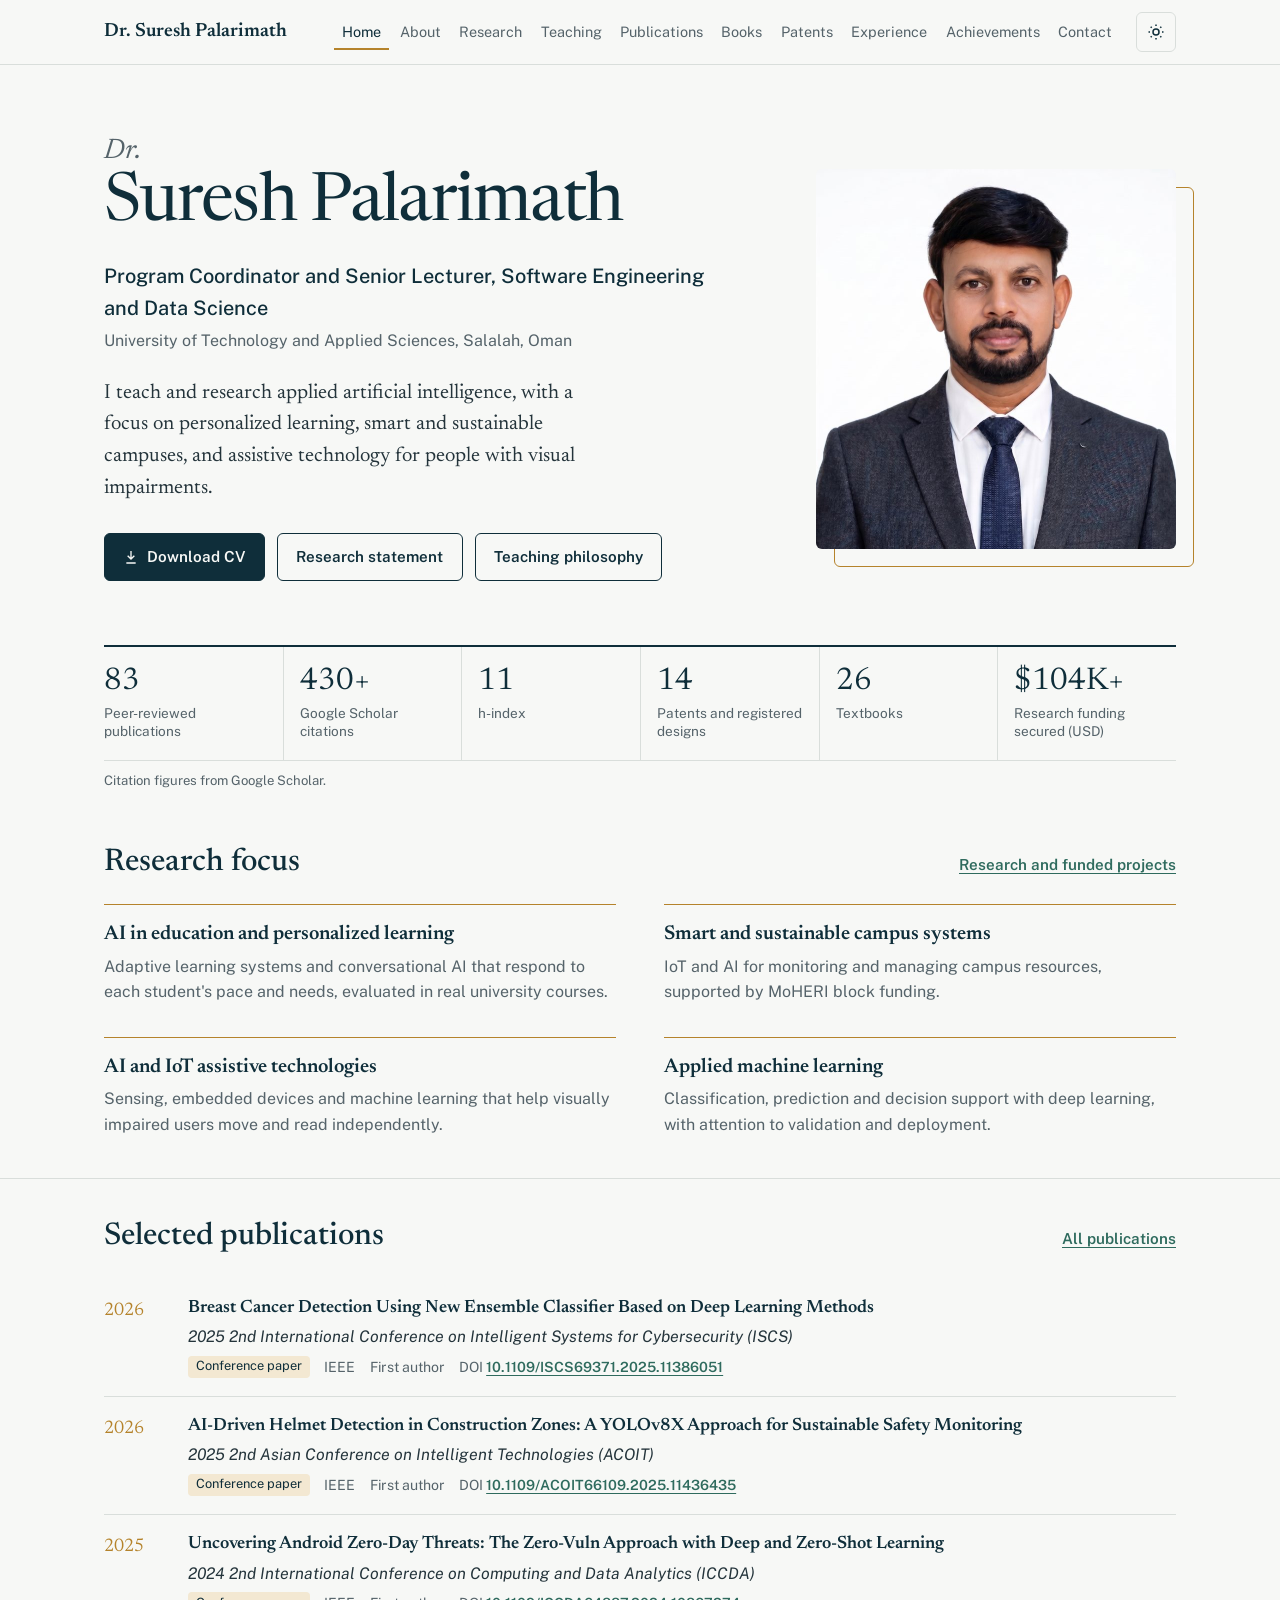
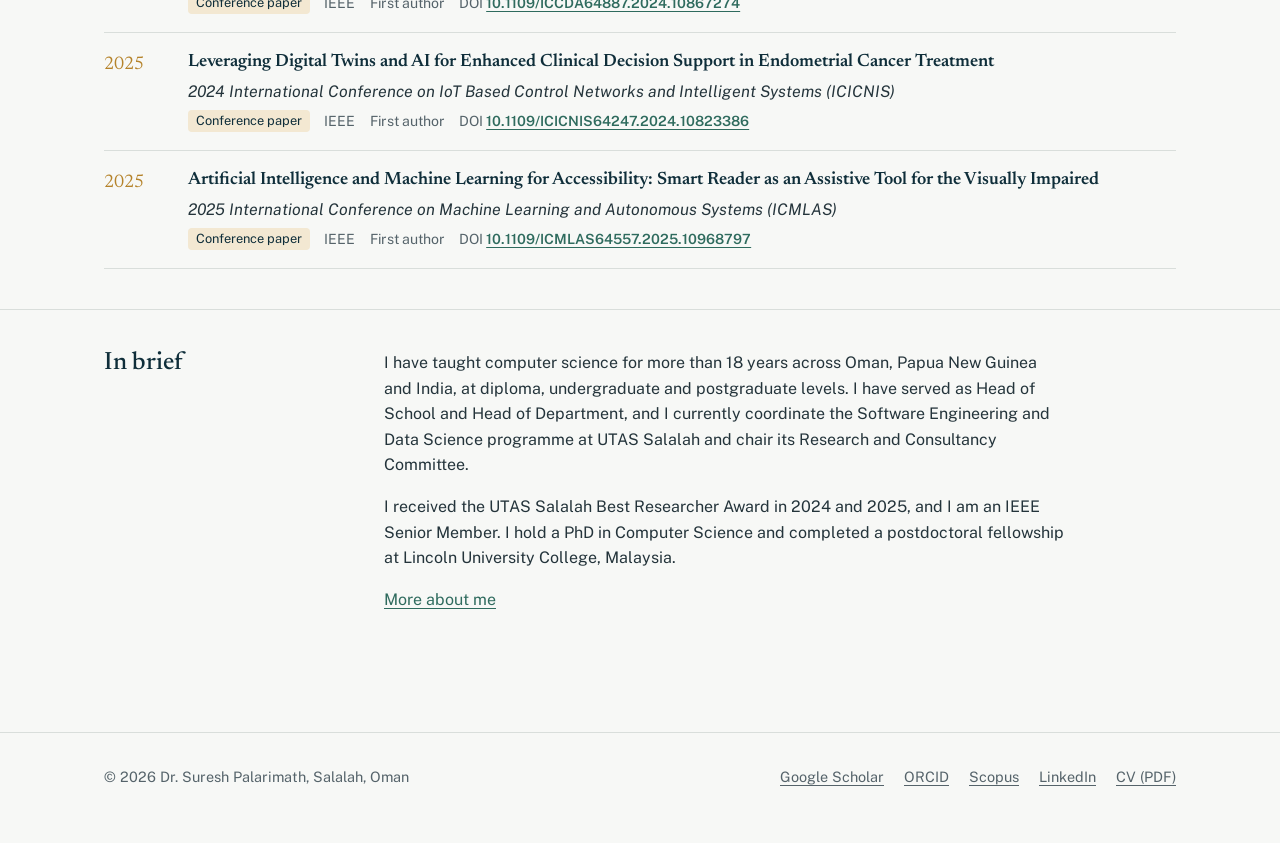
<file: index.html>
<!DOCTYPE html>
<html lang="en" data-theme="light">
<head>
  <meta charset="utf-8">
  <meta name="viewport" content="width=device-width, initial-scale=1">
  <title>Dr. Suresh Palarimath</title>
  <meta name="description" content="Dr. Suresh Palarimath, Program Coordinator and Senior Lecturer in Software Engineering and Data Science at UTAS Salalah, Oman. Research in applied AI, AI in education, smart campuses and assistive technology.">
  <link rel="canonical" href="https://sureshpalarimath.github.io/">
  <meta property="og:type" content="profile">
  <meta property="og:title" content="Dr. Suresh Palarimath">
  <meta property="og:description" content="Dr. Suresh Palarimath, Program Coordinator and Senior Lecturer in Software Engineering and Data Science at UTAS Salalah, Oman. Research in applied AI, AI in education, smart campuses and assistive technology.">
  <meta property="og:image" content="https://sureshpalarimath.github.io/assets/profile-photo.jpg">
  <meta property="og:url" content="https://sureshpalarimath.github.io/">
  <link rel="icon" href="assets/favicon.svg" type="image/svg+xml">
  <script>try{var t=localStorage.getItem("theme");if(!t&&window.matchMedia("(prefers-color-scheme: dark)").matches)t="dark";if(t)document.documentElement.setAttribute("data-theme",t);}catch(e){}</script>
  <link rel="preconnect" href="https://fonts.googleapis.com">
  <link rel="preconnect" href="https://fonts.gstatic.com" crossorigin>
  <link href="https://fonts.googleapis.com/css2?family=Newsreader:ital,opsz,wght@0,6..72,400;0,6..72,500;0,6..72,600;1,6..72,400&family=Public+Sans:wght@400;600&display=swap" rel="stylesheet">
  <link rel="stylesheet" href="style.css">
  <script src="data.js" defer></script>
  <script src="script.js" defer></script>
  <script type="application/ld+json">{"@context": "https://schema.org", "@type": "Person", "name": "Suresh Palarimath", "honorificPrefix": "Dr.", "jobTitle": "Program Coordinator and Senior Lecturer, Software Engineering and Data Science", "worksFor": {"@type": "CollegeOrUniversity", "name": "University of Technology and Applied Sciences, Salalah"}, "address": {"@type": "PostalAddress", "addressLocality": "Salalah", "addressCountry": "OM"}, "email": "mailto:suresh.pmath@gmail.com", "url": "https://sureshpalarimath.github.io/", "image": "https://sureshpalarimath.github.io/assets/profile-photo.jpg", "alumniOf": ["Sunrise University", "Lincoln University College", "Gulbarga University"], "knowsAbout": ["Artificial Intelligence", "Machine Learning", "Data Science", "AI in Education", "Internet of Things"], "sameAs": ["https://scholar.google.com/citations?user=AJLEDX4AAAAJ", "https://www.scopus.com/authid/detail.uri?authorId=57487917700", "https://orcid.org/0000-0002-3099-3926", "https://www.linkedin.com/in/sureshpalarimath/", "https://www.researchgate.net/profile/Suresh-Palarimath"]}</script>
</head>
<body>
<a class="skip-link" href="#main">Skip to content</a>
<header class="site-header">
  <div class="wrap">
    <a class="brand" href="index.html">Dr. Suresh Palarimath</a>
    <nav id="site-nav" class="nav" aria-label="Main"><ul><li><a href="index.html" aria-current="page">Home</a></li><li><a href="about.html">About</a></li><li><a href="research.html">Research</a></li><li><a href="teaching.html">Teaching</a></li><li><a href="publications.html">Publications</a></li><li><a href="books.html">Books</a></li><li><a href="patents.html">Patents</a></li><li><a href="experience.html">Experience</a></li><li><a href="achievements.html">Achievements</a></li><li><a href="contact.html">Contact</a></li></ul></nav>
    <button class="icon-btn theme-toggle" type="button" aria-label="Switch to dark theme"><svg class="sun" viewBox="0 0 24 24" fill="none" stroke="currentColor" stroke-width="2" aria-hidden="true"><circle cx="12" cy="12" r="4"/><path d="M12 2v2M12 20v2M4.9 4.9l1.4 1.4M17.7 17.7l1.4 1.4M2 12h2M20 12h2M4.9 19.1l1.4-1.4M17.7 6.3l1.4-1.4"/></svg><svg class="moon" viewBox="0 0 24 24" fill="none" stroke="currentColor" stroke-width="2" aria-hidden="true"><path d="M21 12.8A9 9 0 1 1 11.2 3a7 7 0 0 0 9.8 9.8z"/></svg></button>
    <button class="icon-btn menu-toggle" type="button" aria-controls="site-nav" aria-expanded="false" aria-label="Open menu"><svg viewBox="0 0 24 24" fill="none" stroke="currentColor" stroke-width="2" aria-hidden="true"><path d="M4 7h16M4 12h16M4 17h16"/></svg></button>
  </div>
</header>
<main id="main">

<section class="hero"><div class="wrap">
  <div class="hero-grid">
    <div>
      <h1 class="hero-name"><span class="honorific">Dr.</span>Suresh Palarimath</h1>
      <p class="hero-role">Program Coordinator and Senior Lecturer, Software Engineering and Data Science</p>
      <p class="hero-place">University of Technology and Applied Sciences, Salalah, Oman</p>
      <p class="hero-lede">I teach and research applied artificial intelligence, with a focus on personalized learning, smart and sustainable campuses, and assistive technology for people with visual impairments.</p>
      <div class="actions">
        <a class="btn btn-primary" href="assets/Dr-Suresh-Palarimath-CV.pdf"><svg viewBox="0 0 24 24" fill="none" stroke="currentColor" stroke-width="2" aria-hidden="true"><path d="M12 3v12M7 10l5 5 5-5M5 21h14"/></svg> Download CV</a>
        <a class="btn" href="research.html#statement">Research statement</a>
        <a class="btn" href="teaching.html#philosophy">Teaching philosophy</a>
      </div>
    </div>
    <figure class="portrait" style="margin:0"><img src="assets/profile-photo.jpg" width="360" height="380" alt="Portrait of Dr. Suresh Palarimath"></figure>
  </div>
</div></section>

<section class="wrap" aria-label="Record at a glance">
<dl class="ledger">
  <div><dt>Peer-reviewed publications</dt><dd data-stat="publications">83</dd></div>
  <div><dt>Google Scholar citations</dt><dd data-stat="citations" data-plus>430+</dd></div>
  <div><dt>h-index</dt><dd data-stat="hIndex">11</dd></div>
  <div><dt>Patents and registered designs</dt><dd data-stat="patents">15</dd></div>
  <div><dt>Textbooks</dt><dd data-stat="textbooks">26</dd></div>
  <div><dt>Research funding secured (USD)</dt><dd data-stat="funding">$104K+</dd></div>
</dl>
<p class="ledger-note" data-metrics-date>Citation figures from Google Scholar.</p></section>

<section class="section"><div class="wrap">
  <div class="section-head"><h2>Research focus</h2><a href="research.html">Research and funded projects</a></div>
  <div class="cols-2">
    <div class="theme"><h3>AI in education and personalized learning</h3><p>Adaptive learning systems and conversational AI that respond to each student's pace and needs, evaluated in real university courses.</p></div>
    <div class="theme"><h3>Smart and sustainable campus systems</h3><p>IoT and AI for monitoring and managing campus resources, supported by MoHERI block funding.</p></div>
    <div class="theme"><h3>AI and IoT assistive technologies</h3><p>Sensing, embedded devices and machine learning that help visually impaired users move and read independently.</p></div>
    <div class="theme"><h3>Applied machine learning</h3><p>Classification, prediction and decision support with deep learning, with attention to validation and deployment.</p></div>
  </div>
</div></section>

<section class="section"><div class="wrap">
  <div class="section-head"><h2>Selected publications</h2><a href="publications.html">All publications</a></div>
  <ul class="pub-list" data-selected-pubs="5"></ul>
</div></section>

<section class="section"><div class="wrap split">
  <h2>In brief</h2>
  <div class="prose">
    <p>I have taught computer science for more than 18 years across Oman, Papua New Guinea and India, at diploma, undergraduate and postgraduate levels. I have served as Head of School and Head of Department, and I currently coordinate the Software Engineering and Data Science programme at UTAS Salalah and chair its Research and Consultancy Committee.</p>
    <p>I received the UTAS Salalah Best Researcher Award in 2024 and 2025, and I am an IEEE Senior Member. I hold a PhD in Computer Science and completed a postdoctoral fellowship at Lincoln University College, Malaysia.</p>
    <p><a href="about.html">More about me</a></p>
  </div>
</div></section>

</main>
<footer class="site-footer">
  <div class="wrap">
    <p>&copy; <span data-year>2026</span> Dr. Suresh Palarimath, Salalah, Oman</p>
    <ul>
      <li><a href="https://scholar.google.com/citations?user=AJLEDX4AAAAJ" target="_blank" rel="noopener">Google Scholar</a></li>
      <li><a href="https://orcid.org/0000-0002-3099-3926" target="_blank" rel="noopener">ORCID</a></li>
      <li><a href="https://www.scopus.com/authid/detail.uri?authorId=57487917700" target="_blank" rel="noopener">Scopus</a></li>
      <li><a href="https://www.linkedin.com/in/sureshpalarimath/" target="_blank" rel="noopener">LinkedIn</a></li>
      <li><a href="assets/Dr-Suresh-Palarimath-CV.pdf">CV (PDF)</a></li>
    </ul>
  </div>
</footer>
</body>
</html>
</file>
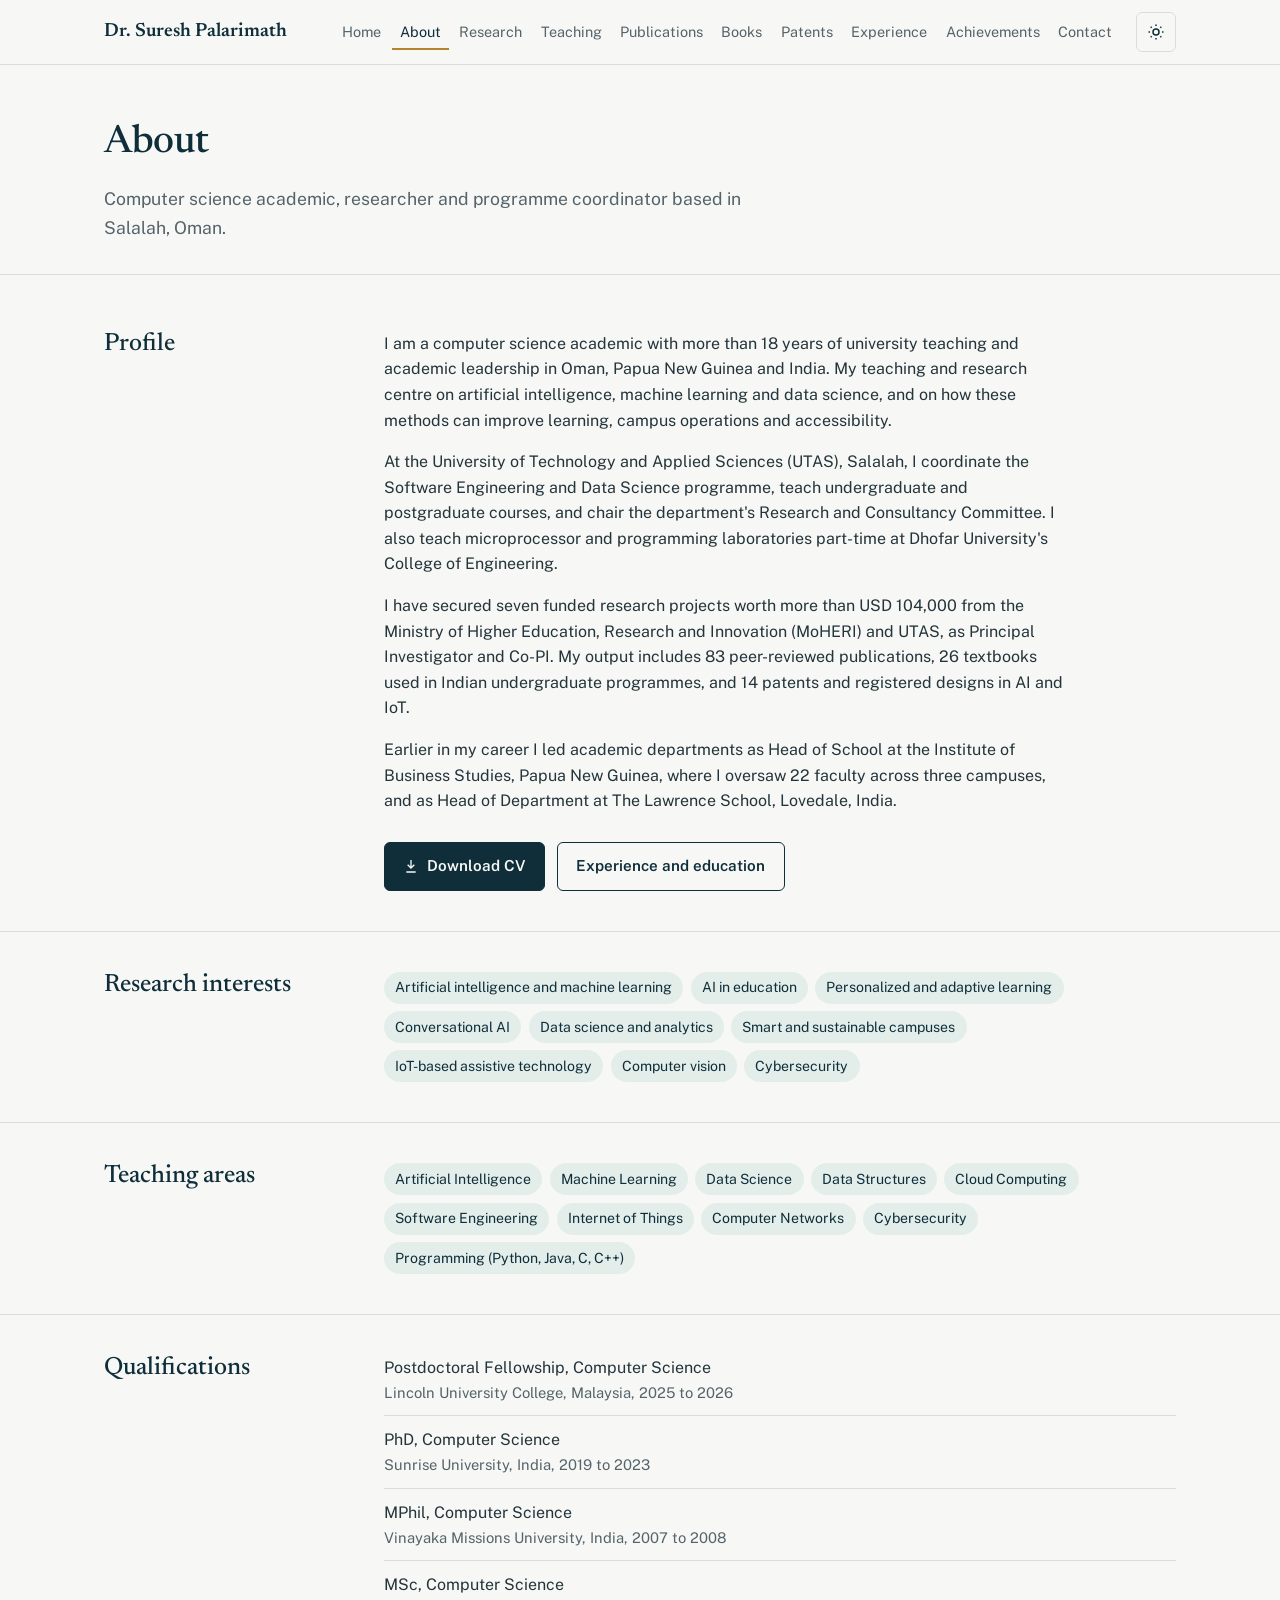
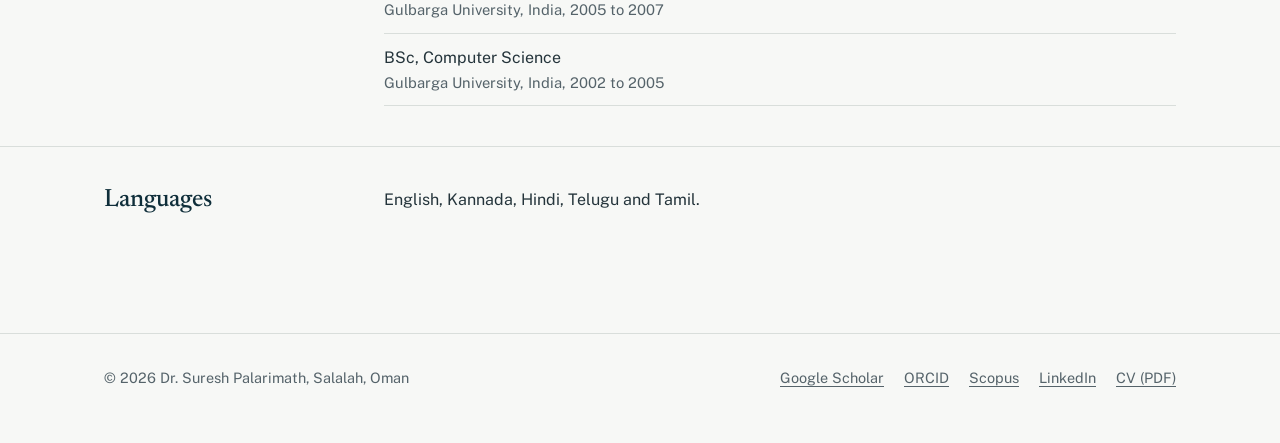
<file: about.html>
<!DOCTYPE html>
<html lang="en" data-theme="light">
<head>
  <meta charset="utf-8">
  <meta name="viewport" content="width=device-width, initial-scale=1">
  <title>About | Dr. Suresh Palarimath</title>
  <meta name="description" content="Profile of Dr. Suresh Palarimath: computer science academic with 18+ years of teaching and academic leadership in Oman, Papua New Guinea and India.">
  <link rel="canonical" href="https://sureshpalarimath.github.io/about.html">
  <meta property="og:type" content="profile">
  <meta property="og:title" content="About | Dr. Suresh Palarimath">
  <meta property="og:description" content="Profile of Dr. Suresh Palarimath: computer science academic with 18+ years of teaching and academic leadership in Oman, Papua New Guinea and India.">
  <meta property="og:image" content="https://sureshpalarimath.github.io/assets/profile-photo.jpg">
  <meta property="og:url" content="https://sureshpalarimath.github.io/about.html">
  <link rel="icon" href="assets/favicon.svg" type="image/svg+xml">
  <script>try{var t=localStorage.getItem("theme");if(!t&&window.matchMedia("(prefers-color-scheme: dark)").matches)t="dark";if(t)document.documentElement.setAttribute("data-theme",t);}catch(e){}</script>
  <link rel="preconnect" href="https://fonts.googleapis.com">
  <link rel="preconnect" href="https://fonts.gstatic.com" crossorigin>
  <link href="https://fonts.googleapis.com/css2?family=Newsreader:ital,opsz,wght@0,6..72,400;0,6..72,500;0,6..72,600;1,6..72,400&family=Public+Sans:wght@400;600&display=swap" rel="stylesheet">
  <link rel="stylesheet" href="style.css">
  <script src="script.js" defer></script>
</head>
<body>
<a class="skip-link" href="#main">Skip to content</a>
<header class="site-header">
  <div class="wrap">
    <a class="brand" href="index.html">Dr. Suresh Palarimath</a>
    <nav id="site-nav" class="nav" aria-label="Main"><ul><li><a href="index.html">Home</a></li><li><a href="about.html" aria-current="page">About</a></li><li><a href="research.html">Research</a></li><li><a href="teaching.html">Teaching</a></li><li><a href="publications.html">Publications</a></li><li><a href="books.html">Books</a></li><li><a href="patents.html">Patents</a></li><li><a href="experience.html">Experience</a></li><li><a href="achievements.html">Achievements</a></li><li><a href="contact.html">Contact</a></li></ul></nav>
    <button class="icon-btn theme-toggle" type="button" aria-label="Switch to dark theme"><svg class="sun" viewBox="0 0 24 24" fill="none" stroke="currentColor" stroke-width="2" aria-hidden="true"><circle cx="12" cy="12" r="4"/><path d="M12 2v2M12 20v2M4.9 4.9l1.4 1.4M17.7 17.7l1.4 1.4M2 12h2M20 12h2M4.9 19.1l1.4-1.4M17.7 6.3l1.4-1.4"/></svg><svg class="moon" viewBox="0 0 24 24" fill="none" stroke="currentColor" stroke-width="2" aria-hidden="true"><path d="M21 12.8A9 9 0 1 1 11.2 3a7 7 0 0 0 9.8 9.8z"/></svg></button>
    <button class="icon-btn menu-toggle" type="button" aria-controls="site-nav" aria-expanded="false" aria-label="Open menu"><svg viewBox="0 0 24 24" fill="none" stroke="currentColor" stroke-width="2" aria-hidden="true"><path d="M4 7h16M4 12h16M4 17h16"/></svg></button>
  </div>
</header>
<main id="main">
<section class="page-head"><div class="wrap"><h1>About</h1><p>Computer science academic, researcher and programme coordinator based in Salalah, Oman.</p></div></section>
<section class="section"><div class="wrap split">
  <h2>Profile</h2>
  <div class="prose">
    <p>I am a computer science academic with more than 18 years of university teaching and academic leadership in Oman, Papua New Guinea and India. My teaching and research centre on artificial intelligence, machine learning and data science, and on how these methods can improve learning, campus operations and accessibility.</p>
    <p>At the University of Technology and Applied Sciences (UTAS), Salalah, I coordinate the Software Engineering and Data Science programme, teach undergraduate and postgraduate courses, and chair the department's Research and Consultancy Committee. I also teach microprocessor and programming laboratories part-time at Dhofar University's College of Engineering.</p>
    <p>I have secured seven funded research projects worth more than USD 104,000 from the Ministry of Higher Education, Research and Innovation (MoHERI) and UTAS, as Principal Investigator and Co-PI. My output includes 83 peer-reviewed publications, 26 textbooks used in Indian undergraduate programmes, and 14 patents and registered designs in AI and IoT.</p>
    <p>Earlier in my career I led academic departments as Head of School at the Institute of Business Studies, Papua New Guinea, where I oversaw 22 faculty across three campuses, and as Head of Department at The Lawrence School, Lovedale, India.</p>
    <div class="actions"><a class="btn btn-primary" href="assets/Dr-Suresh-Palarimath-CV.pdf"><svg viewBox="0 0 24 24" fill="none" stroke="currentColor" stroke-width="2" aria-hidden="true"><path d="M12 3v12M7 10l5 5 5-5M5 21h14"/></svg> Download CV</a><a class="btn" href="experience.html">Experience and education</a></div>
  </div>
</div></section>

<section class="section"><div class="wrap split">
  <h2>Research interests</h2>
  <ul class="tags">
    <li>Artificial intelligence and machine learning</li><li>AI in education</li><li>Personalized and adaptive learning</li>
    <li>Conversational AI</li><li>Data science and analytics</li><li>Smart and sustainable campuses</li>
    <li>IoT-based assistive technology</li><li>Computer vision</li><li>Cybersecurity</li>
  </ul>
</div></section>

<section class="section"><div class="wrap split">
  <h2>Teaching areas</h2>
  <ul class="tags">
    <li>Artificial Intelligence</li><li>Machine Learning</li><li>Data Science</li><li>Data Structures</li>
    <li>Cloud Computing</li><li>Software Engineering</li><li>Internet of Things</li><li>Computer Networks</li>
    <li>Cybersecurity</li><li>Programming (Python, Java, C, C++)</li>
  </ul>
</div></section>

<section class="section"><div class="wrap split">
  <h2>Qualifications</h2>
  <ul class="plain-list">
    <li>Postdoctoral Fellowship, Computer Science<span class="meta">Lincoln University College, Malaysia, 2025 to 2026</span></li>
    <li>PhD, Computer Science<span class="meta">Sunrise University, India, 2019 to 2023</span></li>
    <li>MPhil, Computer Science<span class="meta">Vinayaka Missions University, India, 2007 to 2008</span></li>
    <li>MSc, Computer Science<span class="meta">Gulbarga University, India, 2005 to 2007</span></li>
    <li>BSc, Computer Science<span class="meta">Gulbarga University, India, 2002 to 2005</span></li>
  </ul>
</div></section>

<section class="section"><div class="wrap split">
  <h2>Languages</h2>
  <p>English, Kannada, Hindi, Telugu and Tamil.</p>
</div></section>

</main>
<footer class="site-footer">
  <div class="wrap">
    <p>&copy; <span data-year>2026</span> Dr. Suresh Palarimath, Salalah, Oman</p>
    <ul>
      <li><a href="https://scholar.google.com/citations?user=AJLEDX4AAAAJ" target="_blank" rel="noopener">Google Scholar</a></li>
      <li><a href="https://orcid.org/0000-0002-3099-3926" target="_blank" rel="noopener">ORCID</a></li>
      <li><a href="https://www.scopus.com/authid/detail.uri?authorId=57487917700" target="_blank" rel="noopener">Scopus</a></li>
      <li><a href="https://www.linkedin.com/in/sureshpalarimath/" target="_blank" rel="noopener">LinkedIn</a></li>
      <li><a href="assets/Dr-Suresh-Palarimath-CV.pdf">CV (PDF)</a></li>
    </ul>
  </div>
</footer>
</body>
</html>
</file>
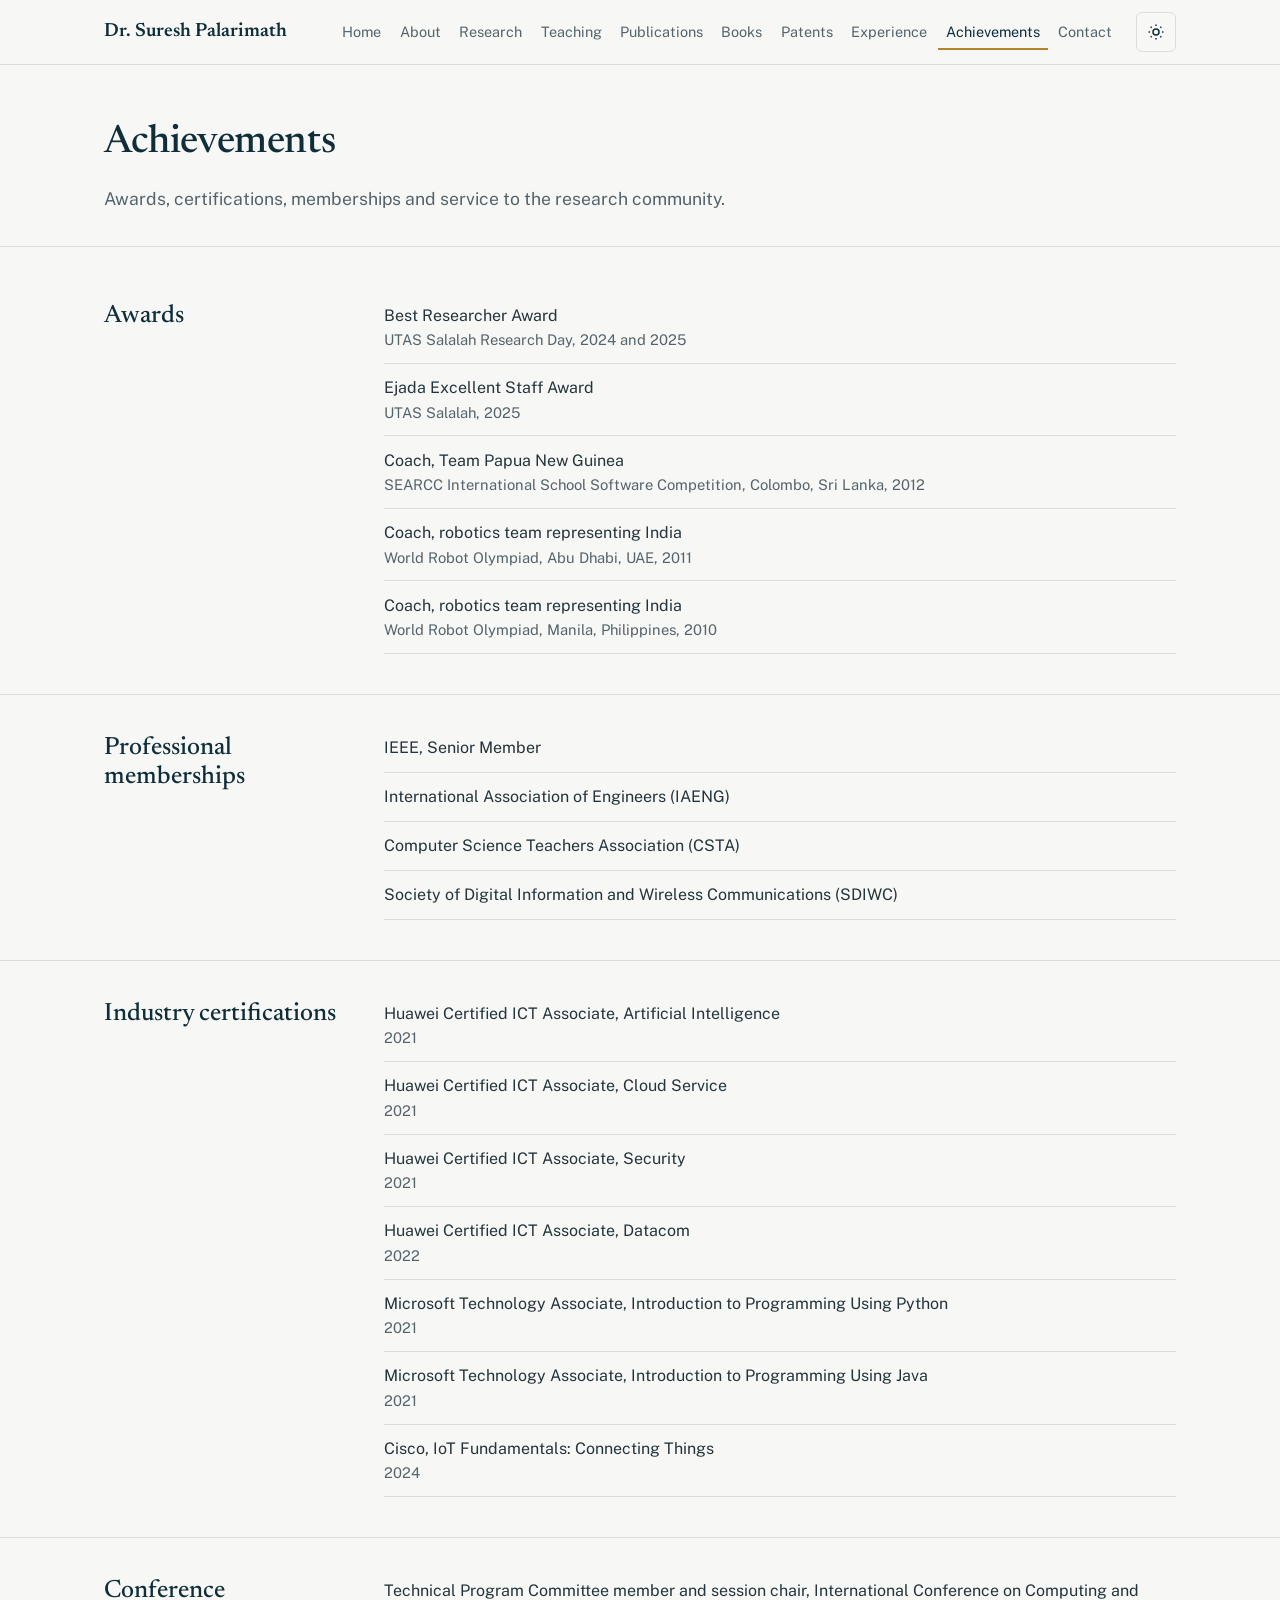
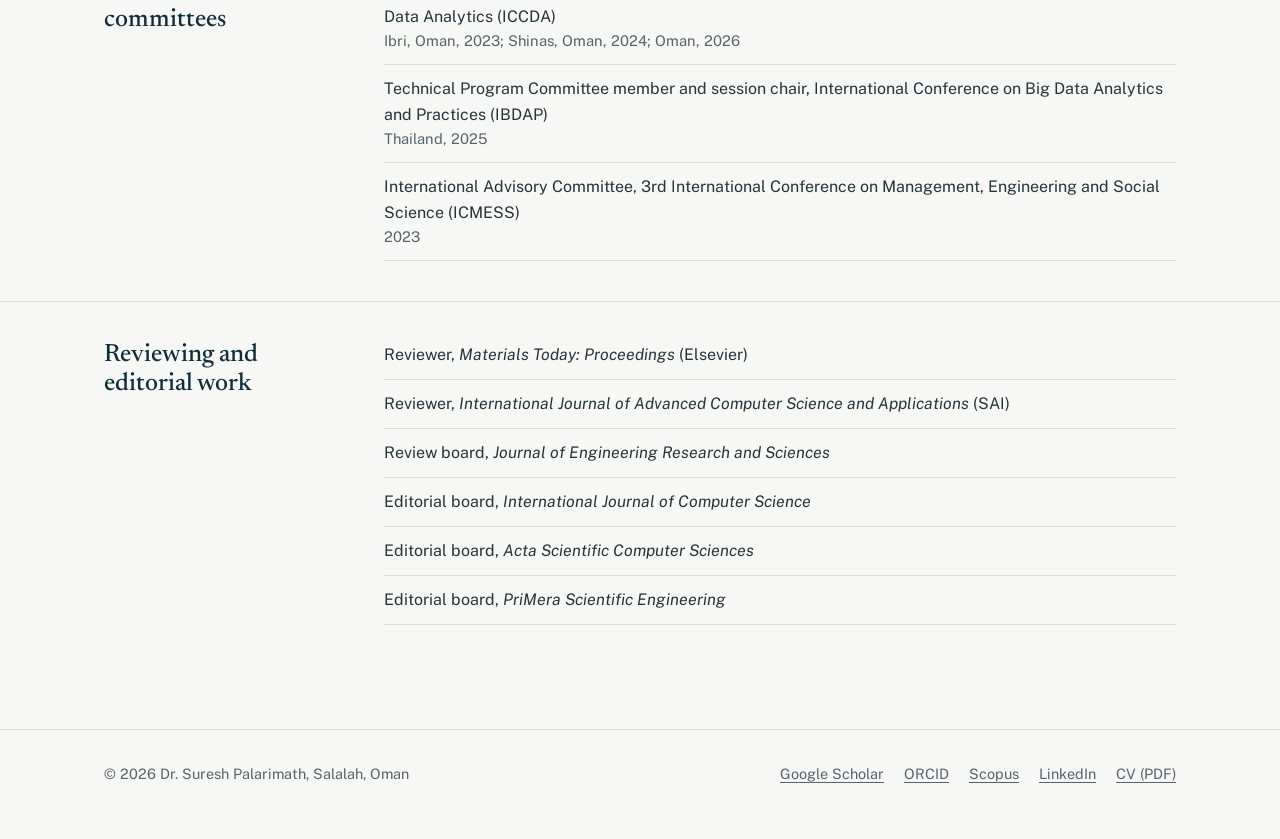
<file: achievements.html>
<!DOCTYPE html>
<html lang="en" data-theme="light">
<head>
  <meta charset="utf-8">
  <meta name="viewport" content="width=device-width, initial-scale=1">
  <title>Achievements | Dr. Suresh Palarimath</title>
  <meta name="description" content="Awards, certifications, professional memberships and service of Dr. Suresh Palarimath, including the UTAS Best Researcher Award and IEEE Senior Membership.">
  <link rel="canonical" href="https://sureshpalarimath.github.io/achievements.html">
  <meta property="og:type" content="profile">
  <meta property="og:title" content="Achievements | Dr. Suresh Palarimath">
  <meta property="og:description" content="Awards, certifications, professional memberships and service of Dr. Suresh Palarimath, including the UTAS Best Researcher Award and IEEE Senior Membership.">
  <meta property="og:image" content="https://sureshpalarimath.github.io/assets/profile-photo.jpg">
  <meta property="og:url" content="https://sureshpalarimath.github.io/achievements.html">
  <link rel="icon" href="assets/favicon.svg" type="image/svg+xml">
  <script>try{var t=localStorage.getItem("theme");if(!t&&window.matchMedia("(prefers-color-scheme: dark)").matches)t="dark";if(t)document.documentElement.setAttribute("data-theme",t);}catch(e){}</script>
  <link rel="preconnect" href="https://fonts.googleapis.com">
  <link rel="preconnect" href="https://fonts.gstatic.com" crossorigin>
  <link href="https://fonts.googleapis.com/css2?family=Newsreader:ital,opsz,wght@0,6..72,400;0,6..72,500;0,6..72,600;1,6..72,400&family=Public+Sans:wght@400;600&display=swap" rel="stylesheet">
  <link rel="stylesheet" href="style.css">
  <script src="script.js" defer></script>
</head>
<body>
<a class="skip-link" href="#main">Skip to content</a>
<header class="site-header">
  <div class="wrap">
    <a class="brand" href="index.html">Dr. Suresh Palarimath</a>
    <nav id="site-nav" class="nav" aria-label="Main"><ul><li><a href="index.html">Home</a></li><li><a href="about.html">About</a></li><li><a href="research.html">Research</a></li><li><a href="teaching.html">Teaching</a></li><li><a href="publications.html">Publications</a></li><li><a href="books.html">Books</a></li><li><a href="patents.html">Patents</a></li><li><a href="experience.html">Experience</a></li><li><a href="achievements.html" aria-current="page">Achievements</a></li><li><a href="contact.html">Contact</a></li></ul></nav>
    <button class="icon-btn theme-toggle" type="button" aria-label="Switch to dark theme"><svg class="sun" viewBox="0 0 24 24" fill="none" stroke="currentColor" stroke-width="2" aria-hidden="true"><circle cx="12" cy="12" r="4"/><path d="M12 2v2M12 20v2M4.9 4.9l1.4 1.4M17.7 17.7l1.4 1.4M2 12h2M20 12h2M4.9 19.1l1.4-1.4M17.7 6.3l1.4-1.4"/></svg><svg class="moon" viewBox="0 0 24 24" fill="none" stroke="currentColor" stroke-width="2" aria-hidden="true"><path d="M21 12.8A9 9 0 1 1 11.2 3a7 7 0 0 0 9.8 9.8z"/></svg></button>
    <button class="icon-btn menu-toggle" type="button" aria-controls="site-nav" aria-expanded="false" aria-label="Open menu"><svg viewBox="0 0 24 24" fill="none" stroke="currentColor" stroke-width="2" aria-hidden="true"><path d="M4 7h16M4 12h16M4 17h16"/></svg></button>
  </div>
</header>
<main id="main">
<section class="page-head"><div class="wrap"><h1>Achievements</h1><p>Awards, certifications, memberships and service to the research community.</p></div></section>
<section class="section"><div class="wrap split">
  <h2>Awards</h2>
  <ul class="plain-list">
    <li>Best Researcher Award<span class="meta">UTAS Salalah Research Day, 2024 and 2025</span></li>
    <li>Ejada Excellent Staff Award<span class="meta">UTAS Salalah, 2025</span></li>
    <li>Coach, Team Papua New Guinea<span class="meta">SEARCC International School Software Competition, Colombo, Sri Lanka, 2012</span></li>
    <li>Coach, robotics team representing India<span class="meta">World Robot Olympiad, Abu Dhabi, UAE, 2011</span></li>
    <li>Coach, robotics team representing India<span class="meta">World Robot Olympiad, Manila, Philippines, 2010</span></li>
  </ul>
</div></section>

<section class="section"><div class="wrap split">
  <h2>Professional memberships</h2>
  <ul class="plain-list">
    <li>IEEE, Senior Member</li>
    <li>International Association of Engineers (IAENG)</li>
    <li>Computer Science Teachers Association (CSTA)</li>
    <li>Society of Digital Information and Wireless Communications (SDIWC)</li>
  </ul>
</div></section>

<section class="section"><div class="wrap split">
  <h2>Industry certifications</h2>
  <ul class="plain-list">
    <li>Huawei Certified ICT Associate, Artificial Intelligence<span class="meta">2021</span></li>
    <li>Huawei Certified ICT Associate, Cloud Service<span class="meta">2021</span></li>
    <li>Huawei Certified ICT Associate, Security<span class="meta">2021</span></li>
    <li>Huawei Certified ICT Associate, Datacom<span class="meta">2022</span></li>
    <li>Microsoft Technology Associate, Introduction to Programming Using Python<span class="meta">2021</span></li>
    <li>Microsoft Technology Associate, Introduction to Programming Using Java<span class="meta">2021</span></li>
    <li>Cisco, IoT Fundamentals: Connecting Things<span class="meta">2024</span></li>
  </ul>
</div></section>

<section class="section"><div class="wrap split">
  <h2>Conference committees</h2>
  <ul class="plain-list">
    <li>Technical Program Committee member and session chair, International Conference on Computing and Data Analytics (ICCDA)<span class="meta">Ibri, Oman, 2023; Shinas, Oman, 2024; Oman, 2026</span></li>
    <li>Technical Program Committee member and session chair, International Conference on Big Data Analytics and Practices (IBDAP)<span class="meta">Thailand, 2025</span></li>
    <li>International Advisory Committee, 3rd International Conference on Management, Engineering and Social Science (ICMESS)<span class="meta">2023</span></li>
  </ul>
</div></section>

<section class="section"><div class="wrap split">
  <h2>Reviewing and editorial work</h2>
  <ul class="plain-list">
    <li>Reviewer, <em>Materials Today: Proceedings</em> (Elsevier)</li>
    <li>Reviewer, <em>International Journal of Advanced Computer Science and Applications</em> (SAI)</li>
    <li>Review board, <em>Journal of Engineering Research and Sciences</em></li>
    <li>Editorial board, <em>International Journal of Computer Science</em></li>
    <li>Editorial board, <em>Acta Scientific Computer Sciences</em></li>
    <li>Editorial board, <em>PriMera Scientific Engineering</em></li>
  </ul>
</div></section>

</main>
<footer class="site-footer">
  <div class="wrap">
    <p>&copy; <span data-year>2026</span> Dr. Suresh Palarimath, Salalah, Oman</p>
    <ul>
      <li><a href="https://scholar.google.com/citations?user=AJLEDX4AAAAJ" target="_blank" rel="noopener">Google Scholar</a></li>
      <li><a href="https://orcid.org/0000-0002-3099-3926" target="_blank" rel="noopener">ORCID</a></li>
      <li><a href="https://www.scopus.com/authid/detail.uri?authorId=57487917700" target="_blank" rel="noopener">Scopus</a></li>
      <li><a href="https://www.linkedin.com/in/sureshpalarimath/" target="_blank" rel="noopener">LinkedIn</a></li>
      <li><a href="assets/Dr-Suresh-Palarimath-CV.pdf">CV (PDF)</a></li>
    </ul>
  </div>
</footer>
</body>
</html>
</file>
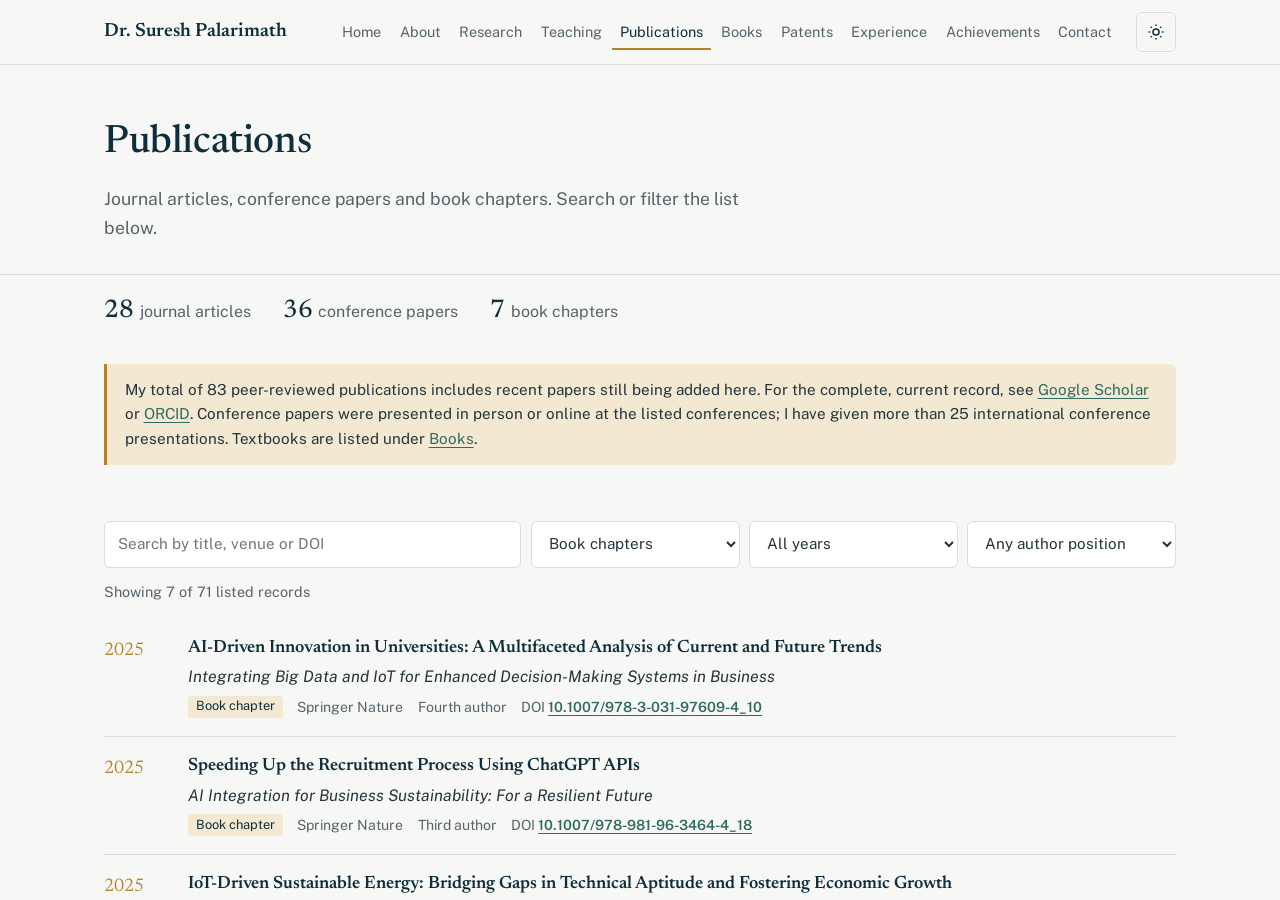
<file: book-chapter-publications.html>
<!DOCTYPE html><html lang="en"><head><meta charset="utf-8"><title>Moved</title><meta http-equiv="refresh" content="0; url=publications.html#chapter"><link rel="canonical" href="https://sureshpalarimath.github.io/publications.html"></head><body><p>This page has moved to <a href="publications.html#chapter">Publications</a>.</p></body></html>
</file>
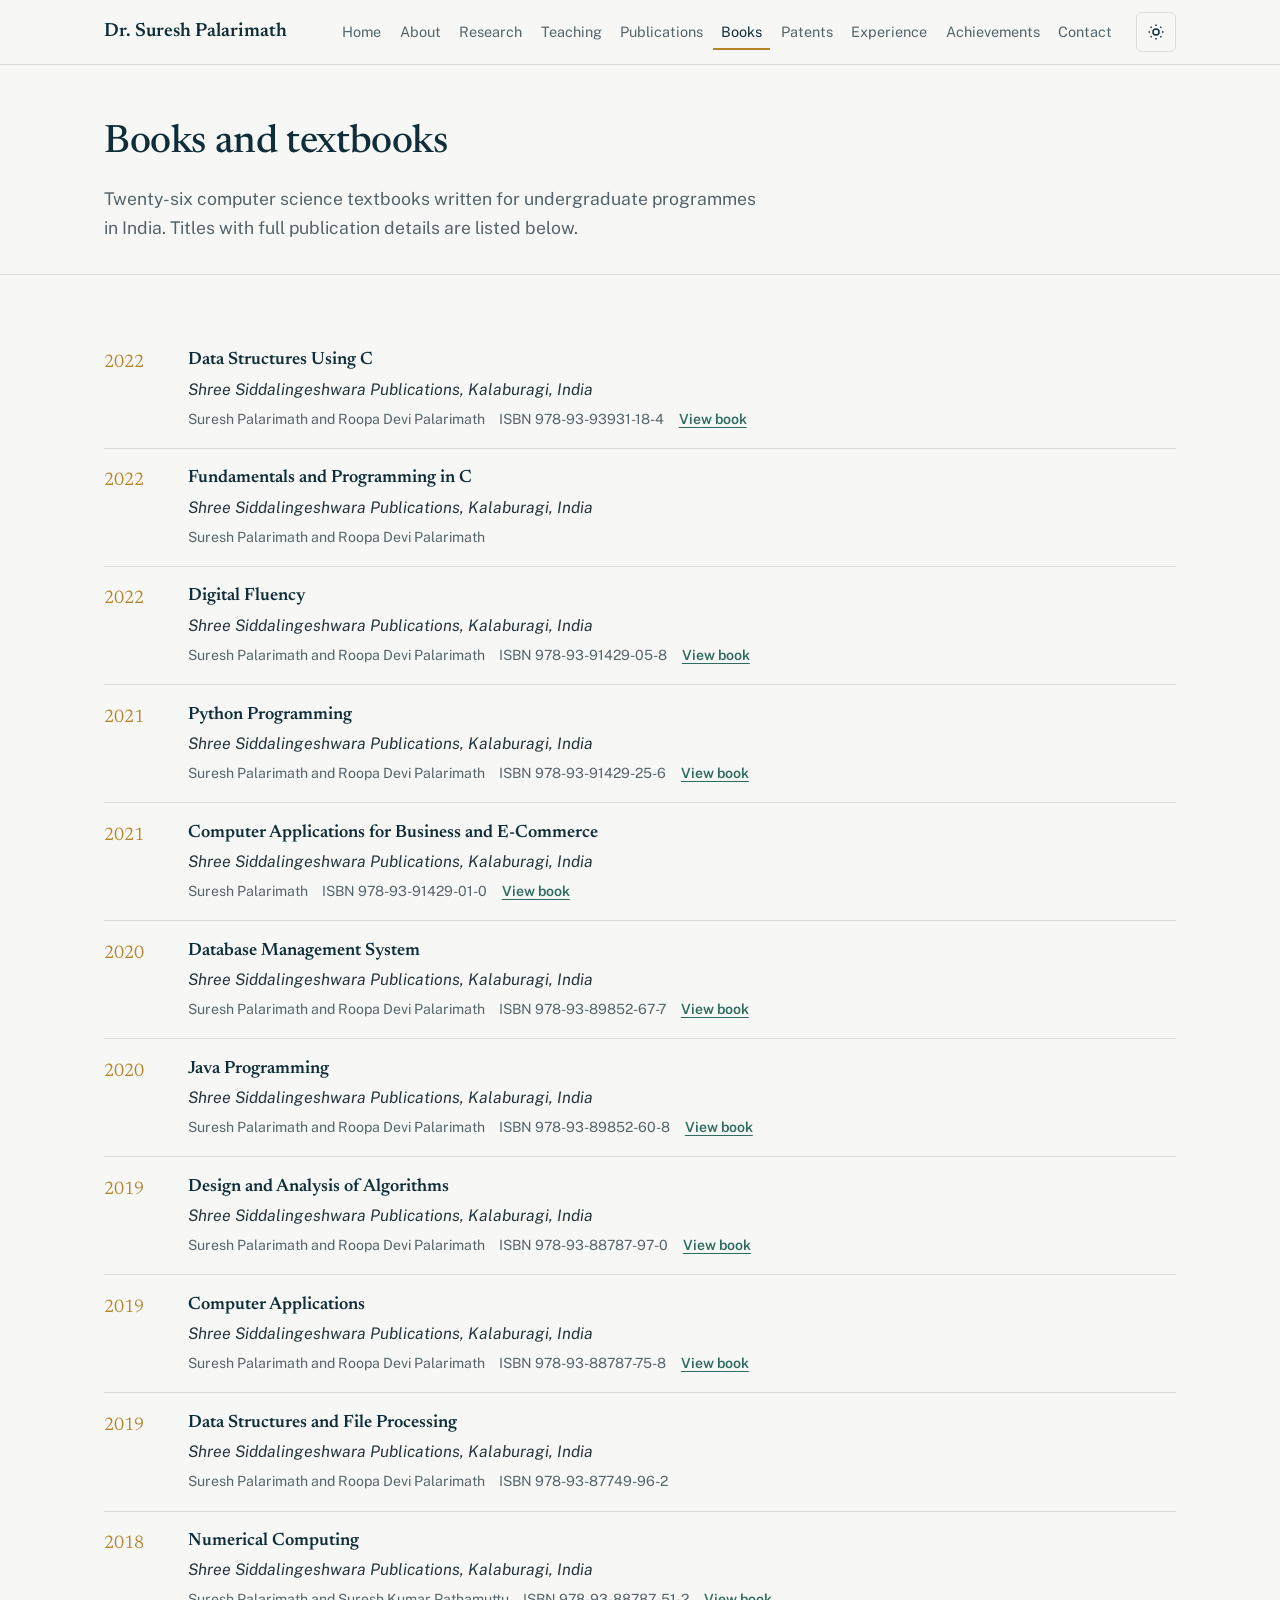
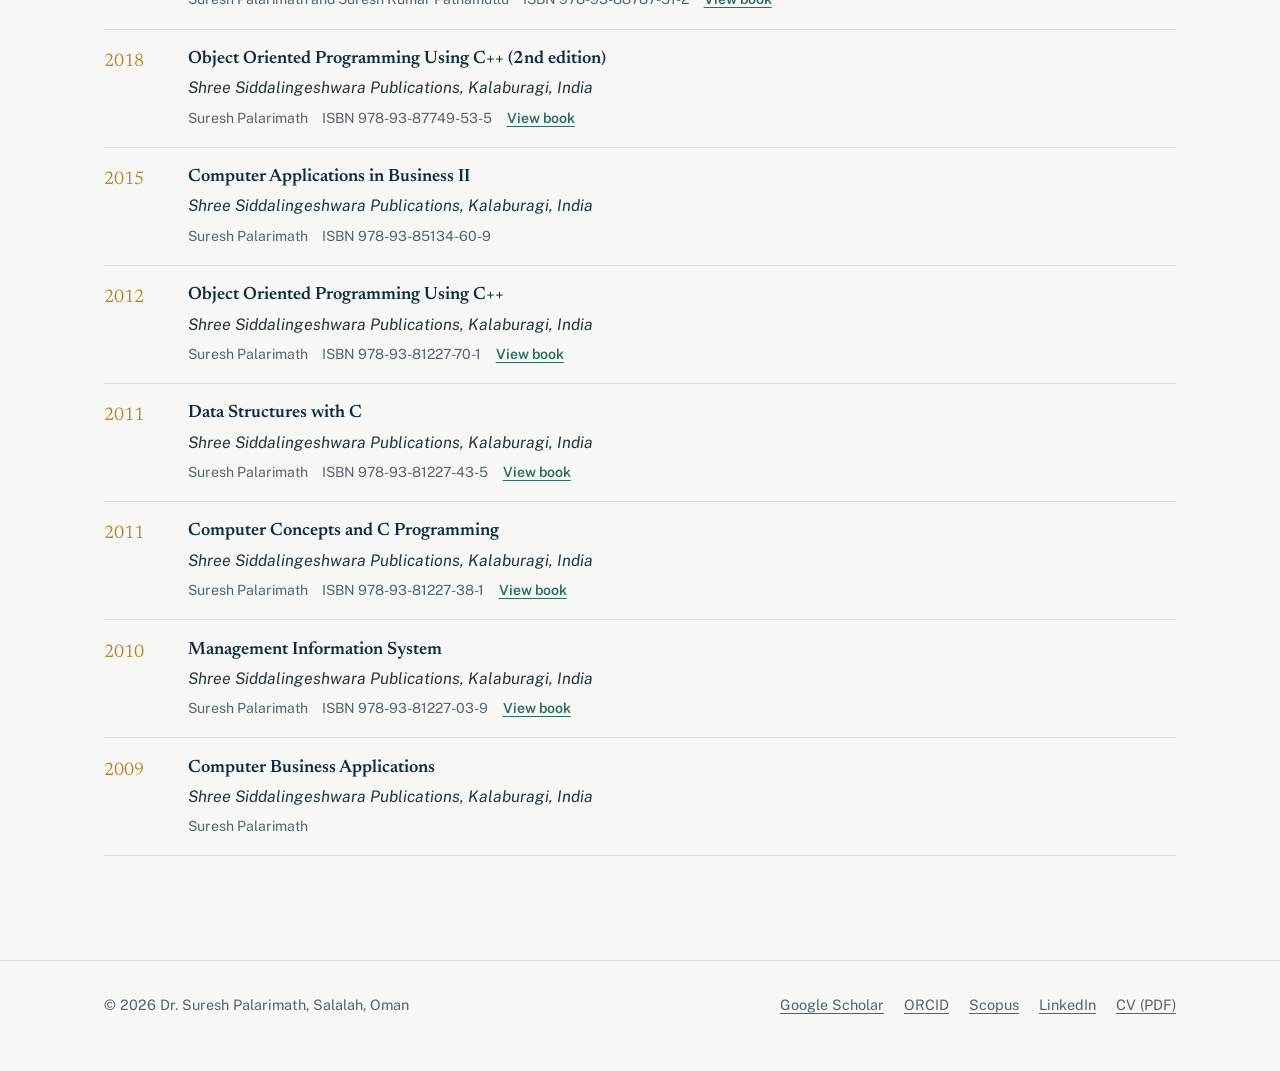
<file: books.html>
<!DOCTYPE html>
<html lang="en" data-theme="light">
<head>
  <meta charset="utf-8">
  <meta name="viewport" content="width=device-width, initial-scale=1">
  <title>Books | Dr. Suresh Palarimath</title>
  <meta name="description" content="Computer science textbooks by Dr. Suresh Palarimath, including Python, Java, data structures, algorithms and database management.">
  <link rel="canonical" href="https://sureshpalarimath.github.io/books.html">
  <meta property="og:type" content="profile">
  <meta property="og:title" content="Books | Dr. Suresh Palarimath">
  <meta property="og:description" content="Computer science textbooks by Dr. Suresh Palarimath, including Python, Java, data structures, algorithms and database management.">
  <meta property="og:image" content="https://sureshpalarimath.github.io/assets/profile-photo.jpg">
  <meta property="og:url" content="https://sureshpalarimath.github.io/books.html">
  <link rel="icon" href="assets/favicon.svg" type="image/svg+xml">
  <script>try{var t=localStorage.getItem("theme");if(!t&&window.matchMedia("(prefers-color-scheme: dark)").matches)t="dark";if(t)document.documentElement.setAttribute("data-theme",t);}catch(e){}</script>
  <link rel="preconnect" href="https://fonts.googleapis.com">
  <link rel="preconnect" href="https://fonts.gstatic.com" crossorigin>
  <link href="https://fonts.googleapis.com/css2?family=Newsreader:ital,opsz,wght@0,6..72,400;0,6..72,500;0,6..72,600;1,6..72,400&family=Public+Sans:wght@400;600&display=swap" rel="stylesheet">
  <link rel="stylesheet" href="style.css">
  <script src="data.js" defer></script>
  <script src="script.js" defer></script>
</head>
<body>
<a class="skip-link" href="#main">Skip to content</a>
<header class="site-header">
  <div class="wrap">
    <a class="brand" href="index.html">Dr. Suresh Palarimath</a>
    <nav id="site-nav" class="nav" aria-label="Main"><ul><li><a href="index.html">Home</a></li><li><a href="about.html">About</a></li><li><a href="research.html">Research</a></li><li><a href="teaching.html">Teaching</a></li><li><a href="publications.html">Publications</a></li><li><a href="books.html" aria-current="page">Books</a></li><li><a href="patents.html">Patents</a></li><li><a href="experience.html">Experience</a></li><li><a href="achievements.html">Achievements</a></li><li><a href="contact.html">Contact</a></li></ul></nav>
    <button class="icon-btn theme-toggle" type="button" aria-label="Switch to dark theme"><svg class="sun" viewBox="0 0 24 24" fill="none" stroke="currentColor" stroke-width="2" aria-hidden="true"><circle cx="12" cy="12" r="4"/><path d="M12 2v2M12 20v2M4.9 4.9l1.4 1.4M17.7 17.7l1.4 1.4M2 12h2M20 12h2M4.9 19.1l1.4-1.4M17.7 6.3l1.4-1.4"/></svg><svg class="moon" viewBox="0 0 24 24" fill="none" stroke="currentColor" stroke-width="2" aria-hidden="true"><path d="M21 12.8A9 9 0 1 1 11.2 3a7 7 0 0 0 9.8 9.8z"/></svg></button>
    <button class="icon-btn menu-toggle" type="button" aria-controls="site-nav" aria-expanded="false" aria-label="Open menu"><svg viewBox="0 0 24 24" fill="none" stroke="currentColor" stroke-width="2" aria-hidden="true"><path d="M4 7h16M4 12h16M4 17h16"/></svg></button>
  </div>
</header>
<main id="main">
<section class="page-head"><div class="wrap"><h1>Books and textbooks</h1><p>Twenty-six computer science textbooks written for undergraduate programmes in India. Titles with full publication details are listed below.</p></div></section>
<section class="section"><div class="wrap">
  <ul class="pub-list" id="book-list"></ul>
</div></section>

</main>
<footer class="site-footer">
  <div class="wrap">
    <p>&copy; <span data-year>2026</span> Dr. Suresh Palarimath, Salalah, Oman</p>
    <ul>
      <li><a href="https://scholar.google.com/citations?user=AJLEDX4AAAAJ" target="_blank" rel="noopener">Google Scholar</a></li>
      <li><a href="https://orcid.org/0000-0002-3099-3926" target="_blank" rel="noopener">ORCID</a></li>
      <li><a href="https://www.scopus.com/authid/detail.uri?authorId=57487917700" target="_blank" rel="noopener">Scopus</a></li>
      <li><a href="https://www.linkedin.com/in/sureshpalarimath/" target="_blank" rel="noopener">LinkedIn</a></li>
      <li><a href="assets/Dr-Suresh-Palarimath-CV.pdf">CV (PDF)</a></li>
    </ul>
  </div>
</footer>
</body>
</html>
</file>
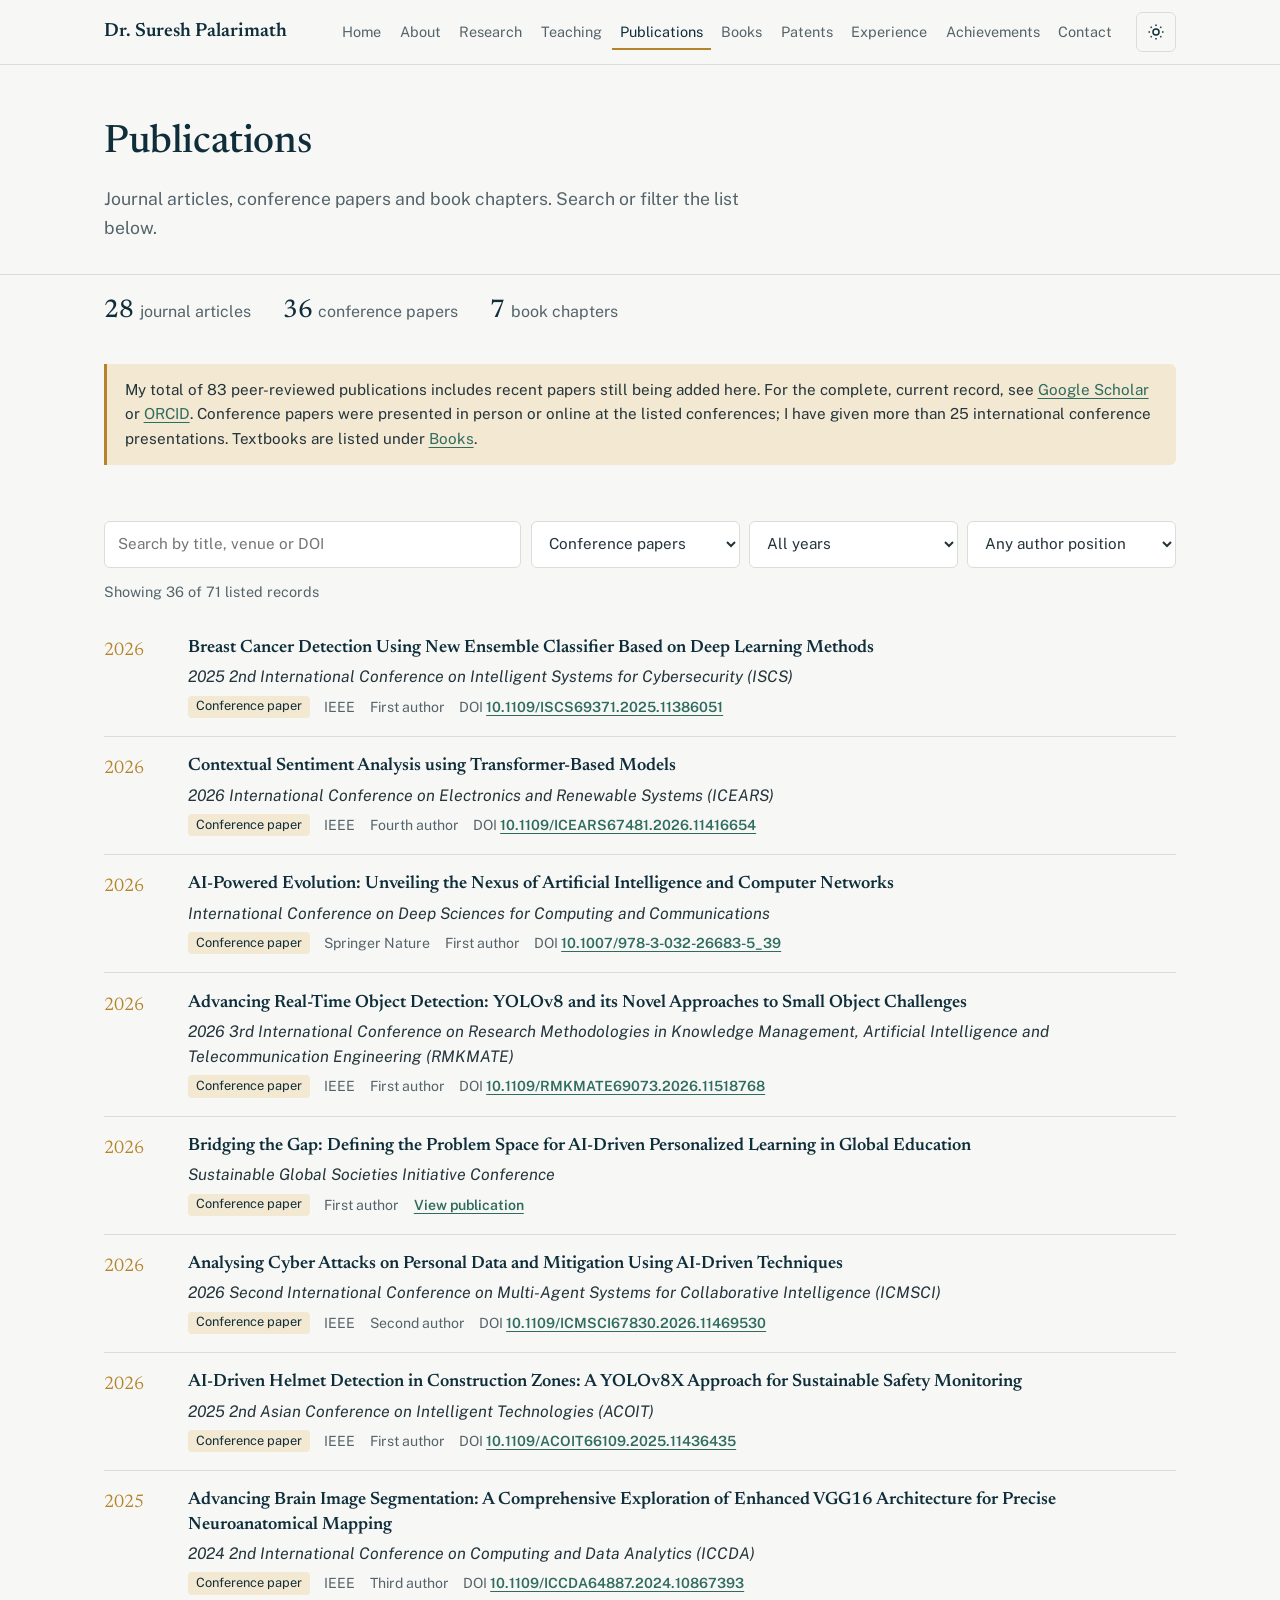
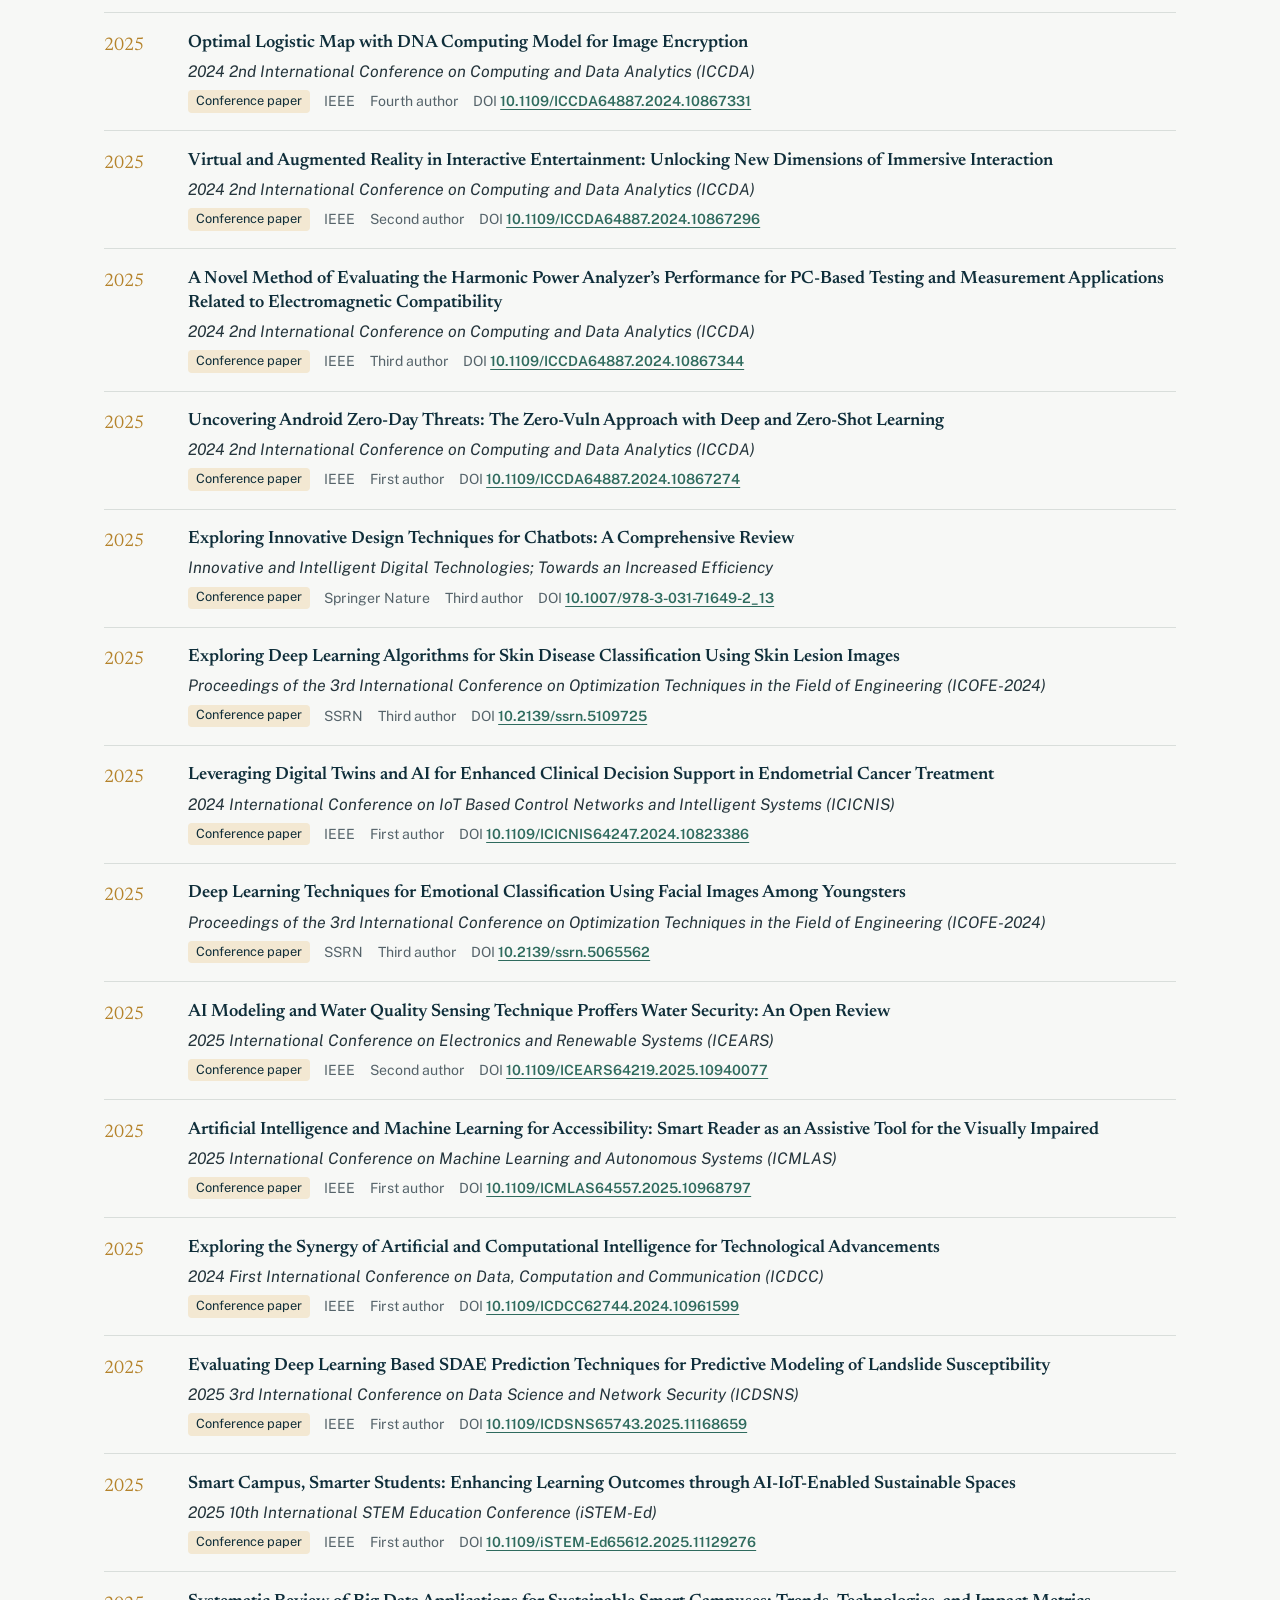
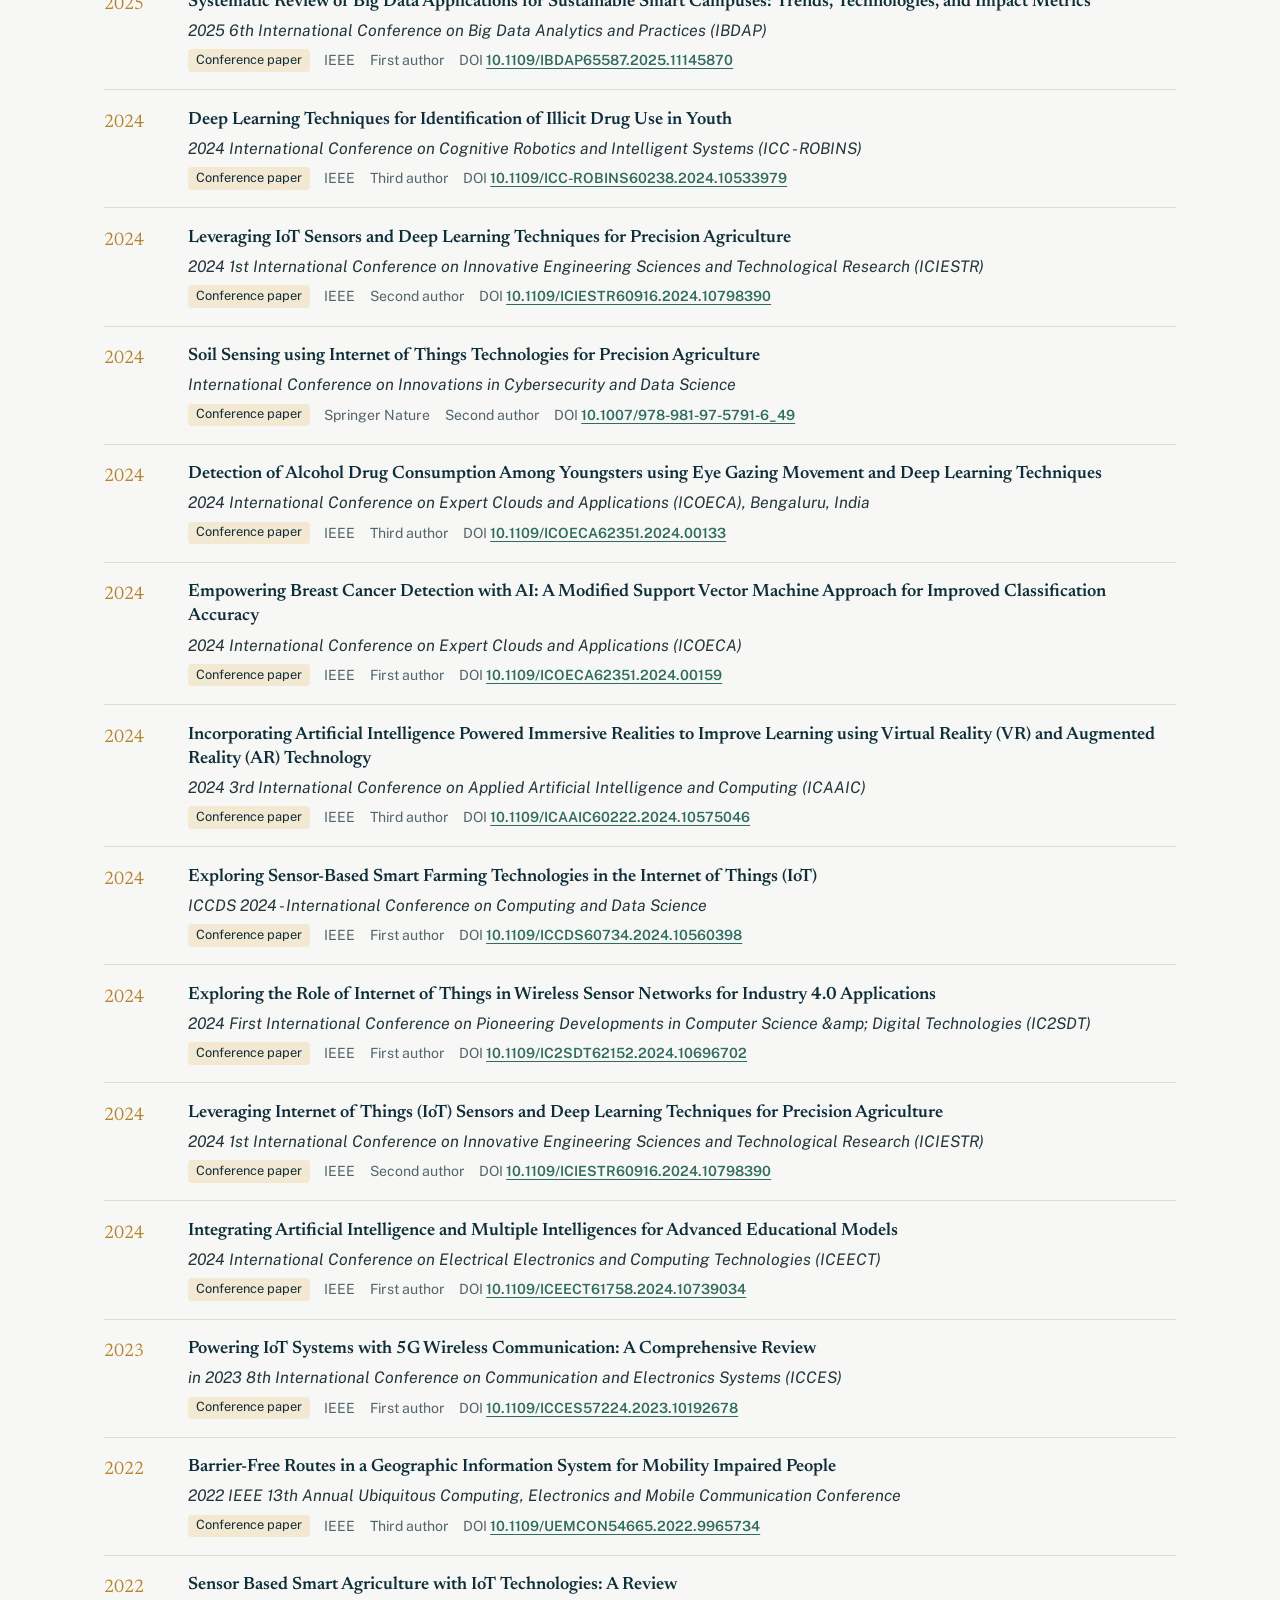
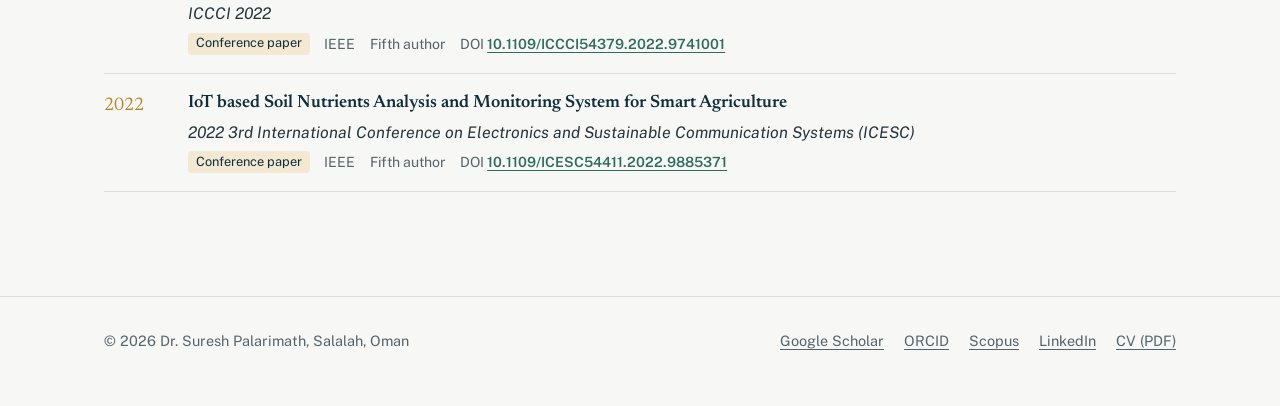
<file: conference-presentations.html>
<!DOCTYPE html><html lang="en"><head><meta charset="utf-8"><title>Moved</title><meta http-equiv="refresh" content="0; url=publications.html#conference"><link rel="canonical" href="https://sureshpalarimath.github.io/publications.html"></head><body><p>This page has moved to <a href="publications.html#conference">Publications</a>.</p></body></html>
</file>
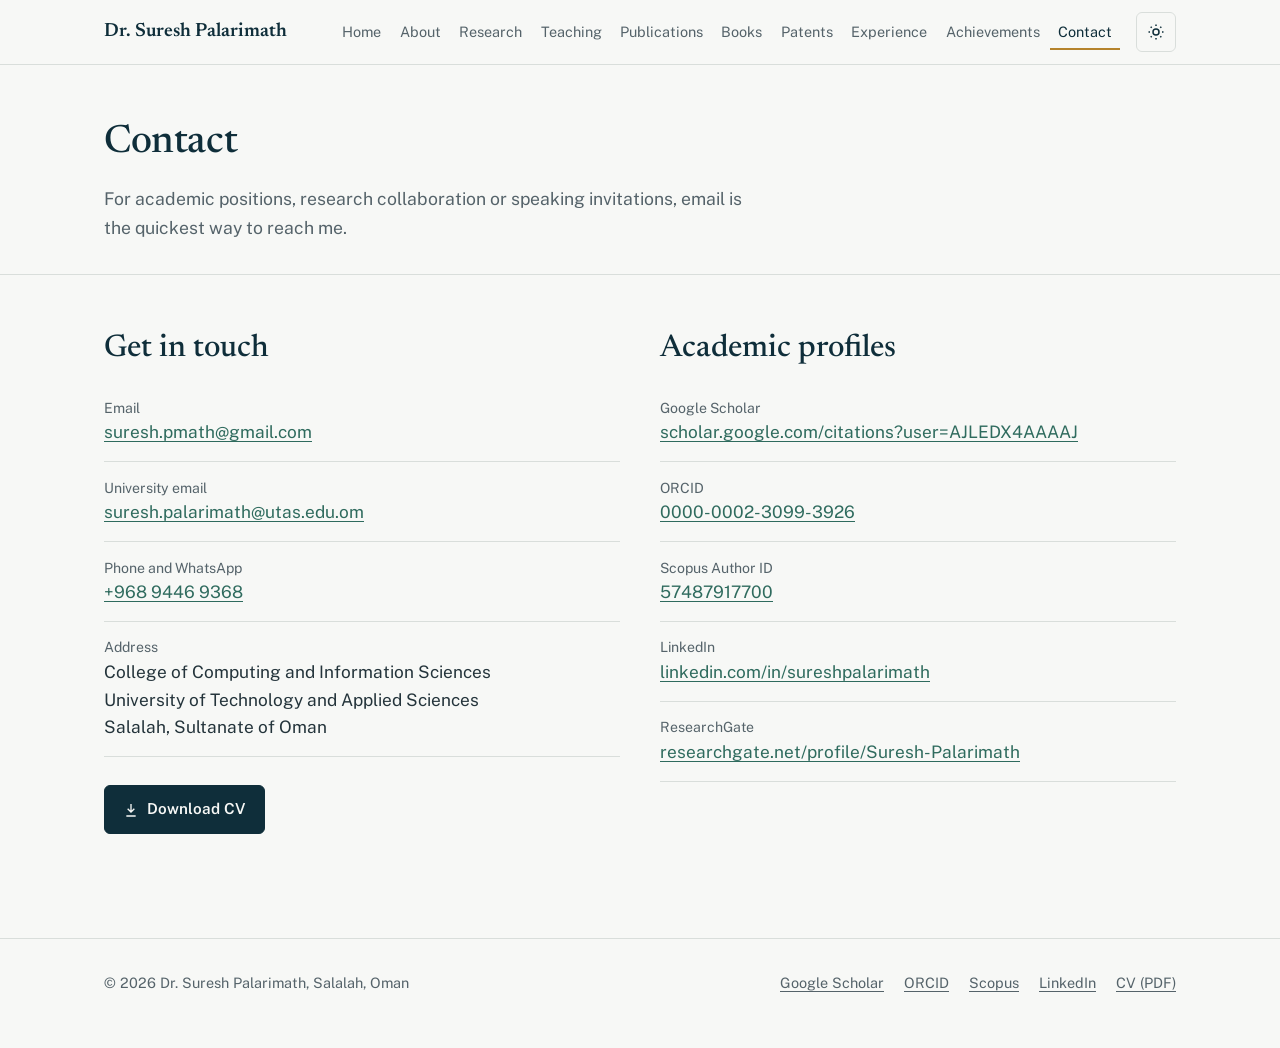
<file: contact.html>
<!DOCTYPE html>
<html lang="en" data-theme="light">
<head>
  <meta charset="utf-8">
  <meta name="viewport" content="width=device-width, initial-scale=1">
  <title>Contact | Dr. Suresh Palarimath</title>
  <meta name="description" content="Contact Dr. Suresh Palarimath, University of Technology and Applied Sciences, Salalah, Oman.">
  <link rel="canonical" href="https://sureshpalarimath.github.io/contact.html">
  <meta property="og:type" content="profile">
  <meta property="og:title" content="Contact | Dr. Suresh Palarimath">
  <meta property="og:description" content="Contact Dr. Suresh Palarimath, University of Technology and Applied Sciences, Salalah, Oman.">
  <meta property="og:image" content="https://sureshpalarimath.github.io/assets/profile-photo.jpg">
  <meta property="og:url" content="https://sureshpalarimath.github.io/contact.html">
  <link rel="icon" href="assets/favicon.svg" type="image/svg+xml">
  <script>try{var t=localStorage.getItem("theme");if(!t&&window.matchMedia("(prefers-color-scheme: dark)").matches)t="dark";if(t)document.documentElement.setAttribute("data-theme",t);}catch(e){}</script>
  <link rel="preconnect" href="https://fonts.googleapis.com">
  <link rel="preconnect" href="https://fonts.gstatic.com" crossorigin>
  <link href="https://fonts.googleapis.com/css2?family=Newsreader:ital,opsz,wght@0,6..72,400;0,6..72,500;0,6..72,600;1,6..72,400&family=Public+Sans:wght@400;600&display=swap" rel="stylesheet">
  <link rel="stylesheet" href="style.css">
  <script src="script.js" defer></script>
</head>
<body>
<a class="skip-link" href="#main">Skip to content</a>
<header class="site-header">
  <div class="wrap">
    <a class="brand" href="index.html">Dr. Suresh Palarimath</a>
    <nav id="site-nav" class="nav" aria-label="Main"><ul><li><a href="index.html">Home</a></li><li><a href="about.html">About</a></li><li><a href="research.html">Research</a></li><li><a href="teaching.html">Teaching</a></li><li><a href="publications.html">Publications</a></li><li><a href="books.html">Books</a></li><li><a href="patents.html">Patents</a></li><li><a href="experience.html">Experience</a></li><li><a href="achievements.html">Achievements</a></li><li><a href="contact.html" aria-current="page">Contact</a></li></ul></nav>
    <button class="icon-btn theme-toggle" type="button" aria-label="Switch to dark theme"><svg class="sun" viewBox="0 0 24 24" fill="none" stroke="currentColor" stroke-width="2" aria-hidden="true"><circle cx="12" cy="12" r="4"/><path d="M12 2v2M12 20v2M4.9 4.9l1.4 1.4M17.7 17.7l1.4 1.4M2 12h2M20 12h2M4.9 19.1l1.4-1.4M17.7 6.3l1.4-1.4"/></svg><svg class="moon" viewBox="0 0 24 24" fill="none" stroke="currentColor" stroke-width="2" aria-hidden="true"><path d="M21 12.8A9 9 0 1 1 11.2 3a7 7 0 0 0 9.8 9.8z"/></svg></button>
    <button class="icon-btn menu-toggle" type="button" aria-controls="site-nav" aria-expanded="false" aria-label="Open menu"><svg viewBox="0 0 24 24" fill="none" stroke="currentColor" stroke-width="2" aria-hidden="true"><path d="M4 7h16M4 12h16M4 17h16"/></svg></button>
  </div>
</header>
<main id="main">
<section class="page-head"><div class="wrap"><h1>Contact</h1><p>For academic positions, research collaboration or speaking invitations, email is the quickest way to reach me.</p></div></section>
<section class="section"><div class="wrap contact-grid">
  <div>
    <h2>Get in touch</h2>
    <ul class="contact-list">
      <li><span>Email</span><a href="mailto:suresh.pmath@gmail.com">suresh.pmath@gmail.com</a></li>
      <li><span>University email</span><a href="mailto:suresh.palarimath@utas.edu.om">suresh.palarimath@utas.edu.om</a></li>
      <li><span>Phone and WhatsApp</span><a href="tel:+96894469368">+968 9446 9368</a></li>
      <li><span>Address</span><p>College of Computing and Information Sciences<br>University of Technology and Applied Sciences<br>Salalah, Sultanate of Oman</p></li>
    </ul>
    <div class="actions"><a class="btn btn-primary" href="assets/Dr-Suresh-Palarimath-CV.pdf"><svg viewBox="0 0 24 24" fill="none" stroke="currentColor" stroke-width="2" aria-hidden="true"><path d="M12 3v12M7 10l5 5 5-5M5 21h14"/></svg> Download CV</a></div>
  </div>
  <div>
    <h2>Academic profiles</h2>
    <ul class="contact-list">
      <li><span>Google Scholar</span><a href="https://scholar.google.com/citations?user=AJLEDX4AAAAJ" target="_blank" rel="noopener">scholar.google.com/citations?user=AJLEDX4AAAAJ</a></li>
      <li><span>ORCID</span><a href="https://orcid.org/0000-0002-3099-3926" target="_blank" rel="noopener">0000-0002-3099-3926</a></li>
      <li><span>Scopus Author ID</span><a href="https://www.scopus.com/authid/detail.uri?authorId=57487917700" target="_blank" rel="noopener">57487917700</a></li>
      <li><span>LinkedIn</span><a href="https://www.linkedin.com/in/sureshpalarimath/" target="_blank" rel="noopener">linkedin.com/in/sureshpalarimath</a></li>
      <li><span>ResearchGate</span><a href="https://www.researchgate.net/profile/Suresh-Palarimath" target="_blank" rel="noopener">researchgate.net/profile/Suresh-Palarimath</a></li>
    </ul>
  </div>
</div></section>

</main>
<footer class="site-footer">
  <div class="wrap">
    <p>&copy; <span data-year>2026</span> Dr. Suresh Palarimath, Salalah, Oman</p>
    <ul>
      <li><a href="https://scholar.google.com/citations?user=AJLEDX4AAAAJ" target="_blank" rel="noopener">Google Scholar</a></li>
      <li><a href="https://orcid.org/0000-0002-3099-3926" target="_blank" rel="noopener">ORCID</a></li>
      <li><a href="https://www.scopus.com/authid/detail.uri?authorId=57487917700" target="_blank" rel="noopener">Scopus</a></li>
      <li><a href="https://www.linkedin.com/in/sureshpalarimath/" target="_blank" rel="noopener">LinkedIn</a></li>
      <li><a href="assets/Dr-Suresh-Palarimath-CV.pdf">CV (PDF)</a></li>
    </ul>
  </div>
</footer>
</body>
</html>
</file>
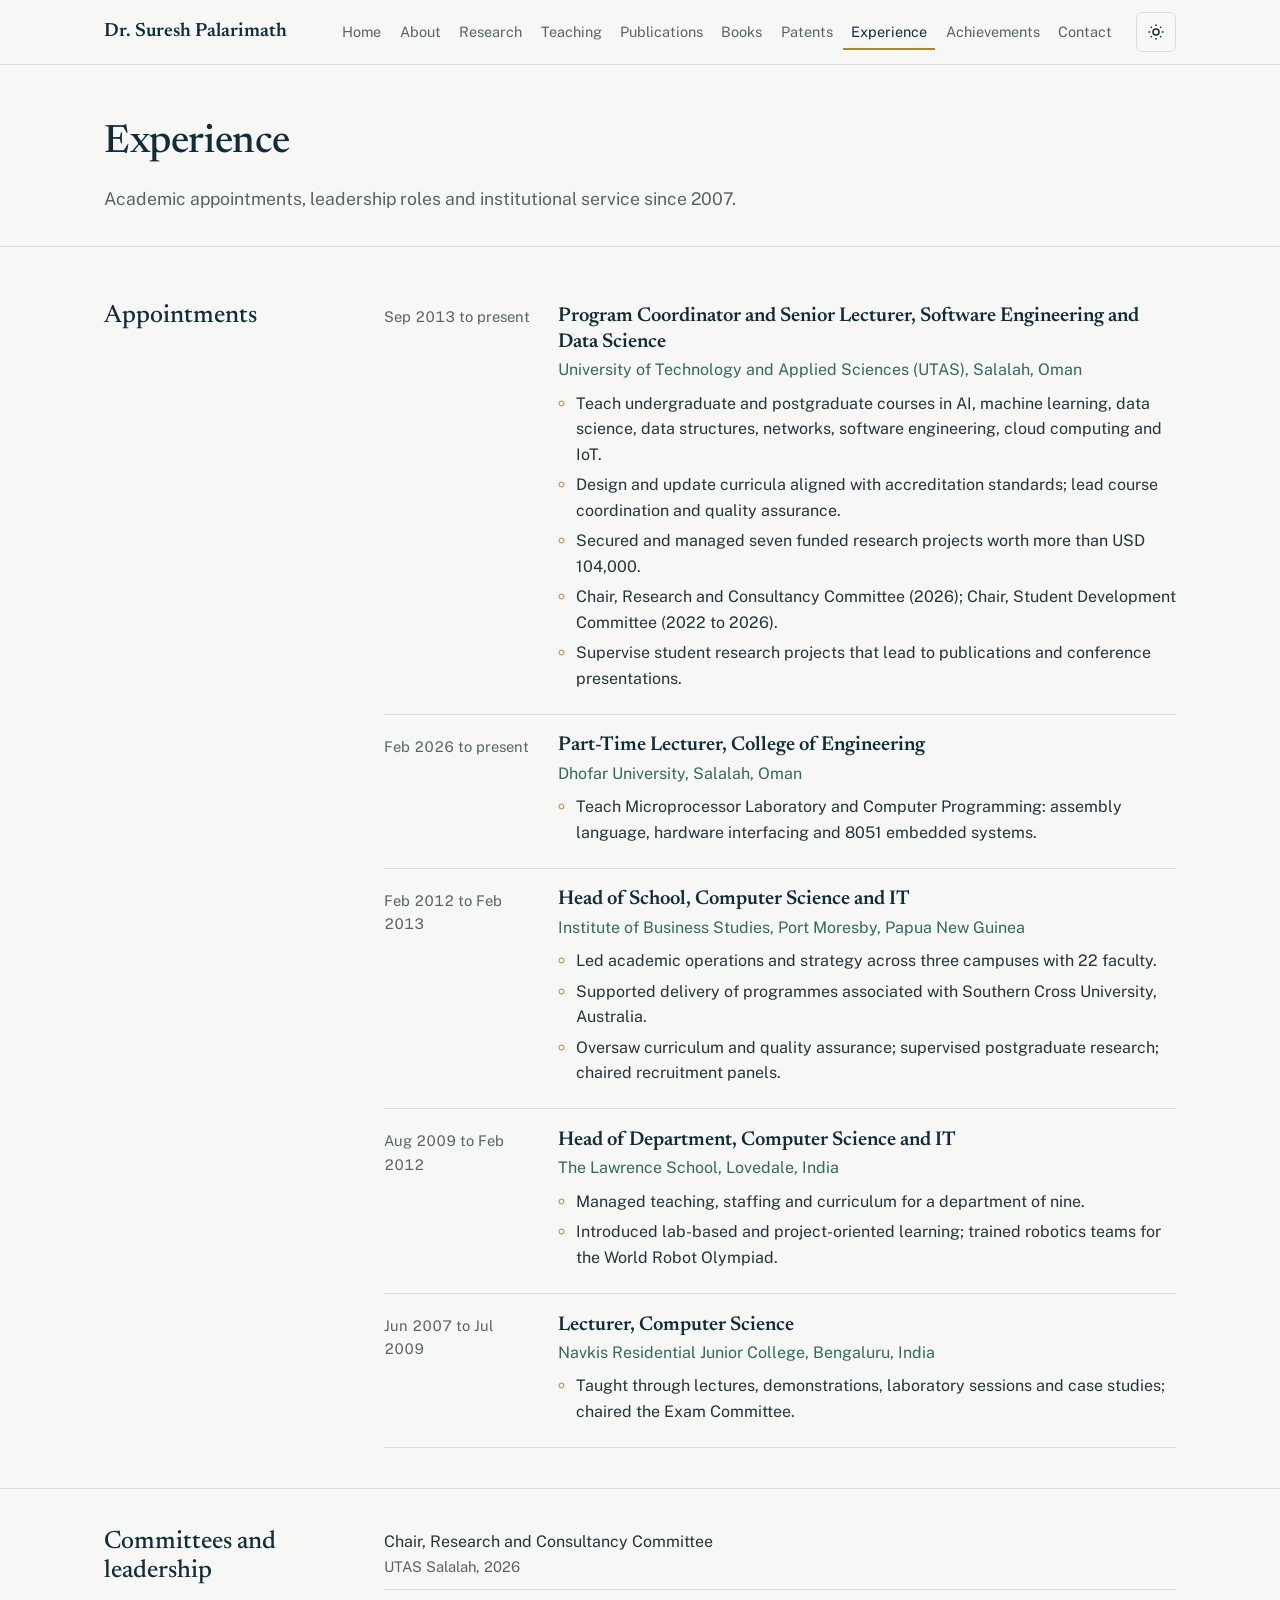
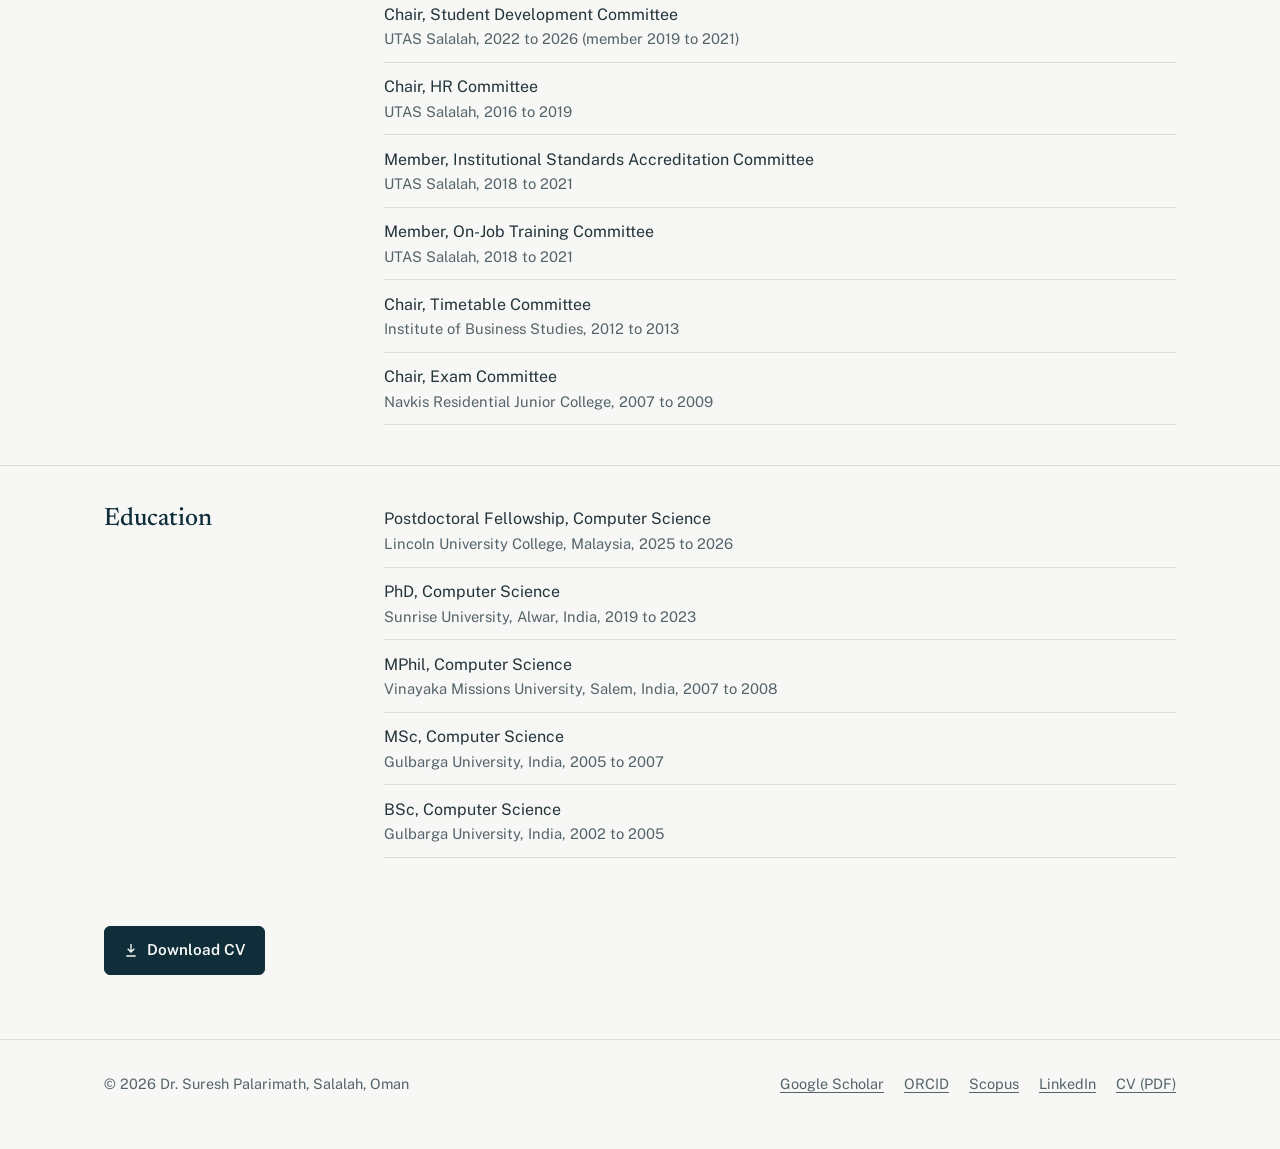
<file: experience.html>
<!DOCTYPE html>
<html lang="en" data-theme="light">
<head>
  <meta charset="utf-8">
  <meta name="viewport" content="width=device-width, initial-scale=1">
  <title>Experience | Dr. Suresh Palarimath</title>
  <meta name="description" content="Academic appointments and leadership roles of Dr. Suresh Palarimath at UTAS Salalah, Dhofar University, Institute of Business Studies PNG and The Lawrence School Lovedale.">
  <link rel="canonical" href="https://sureshpalarimath.github.io/experience.html">
  <meta property="og:type" content="profile">
  <meta property="og:title" content="Experience | Dr. Suresh Palarimath">
  <meta property="og:description" content="Academic appointments and leadership roles of Dr. Suresh Palarimath at UTAS Salalah, Dhofar University, Institute of Business Studies PNG and The Lawrence School Lovedale.">
  <meta property="og:image" content="https://sureshpalarimath.github.io/assets/profile-photo.jpg">
  <meta property="og:url" content="https://sureshpalarimath.github.io/experience.html">
  <link rel="icon" href="assets/favicon.svg" type="image/svg+xml">
  <script>try{var t=localStorage.getItem("theme");if(!t&&window.matchMedia("(prefers-color-scheme: dark)").matches)t="dark";if(t)document.documentElement.setAttribute("data-theme",t);}catch(e){}</script>
  <link rel="preconnect" href="https://fonts.googleapis.com">
  <link rel="preconnect" href="https://fonts.gstatic.com" crossorigin>
  <link href="https://fonts.googleapis.com/css2?family=Newsreader:ital,opsz,wght@0,6..72,400;0,6..72,500;0,6..72,600;1,6..72,400&family=Public+Sans:wght@400;600&display=swap" rel="stylesheet">
  <link rel="stylesheet" href="style.css">
  <script src="script.js" defer></script>
</head>
<body>
<a class="skip-link" href="#main">Skip to content</a>
<header class="site-header">
  <div class="wrap">
    <a class="brand" href="index.html">Dr. Suresh Palarimath</a>
    <nav id="site-nav" class="nav" aria-label="Main"><ul><li><a href="index.html">Home</a></li><li><a href="about.html">About</a></li><li><a href="research.html">Research</a></li><li><a href="teaching.html">Teaching</a></li><li><a href="publications.html">Publications</a></li><li><a href="books.html">Books</a></li><li><a href="patents.html">Patents</a></li><li><a href="experience.html" aria-current="page">Experience</a></li><li><a href="achievements.html">Achievements</a></li><li><a href="contact.html">Contact</a></li></ul></nav>
    <button class="icon-btn theme-toggle" type="button" aria-label="Switch to dark theme"><svg class="sun" viewBox="0 0 24 24" fill="none" stroke="currentColor" stroke-width="2" aria-hidden="true"><circle cx="12" cy="12" r="4"/><path d="M12 2v2M12 20v2M4.9 4.9l1.4 1.4M17.7 17.7l1.4 1.4M2 12h2M20 12h2M4.9 19.1l1.4-1.4M17.7 6.3l1.4-1.4"/></svg><svg class="moon" viewBox="0 0 24 24" fill="none" stroke="currentColor" stroke-width="2" aria-hidden="true"><path d="M21 12.8A9 9 0 1 1 11.2 3a7 7 0 0 0 9.8 9.8z"/></svg></button>
    <button class="icon-btn menu-toggle" type="button" aria-controls="site-nav" aria-expanded="false" aria-label="Open menu"><svg viewBox="0 0 24 24" fill="none" stroke="currentColor" stroke-width="2" aria-hidden="true"><path d="M4 7h16M4 12h16M4 17h16"/></svg></button>
  </div>
</header>
<main id="main">
<section class="page-head"><div class="wrap"><h1>Experience</h1><p>Academic appointments, leadership roles and institutional service since 2007.</p></div></section>
<section class="section"><div class="wrap split">
  <h2>Appointments</h2>
  <ol class="timeline" reversed>
    <li><time>Sep 2013 to present</time><div>
      <h3>Program Coordinator and Senior Lecturer, Software Engineering and Data Science</h3>
      <p class="org">University of Technology and Applied Sciences (UTAS), Salalah, Oman</p>
      <ul>
        <li>Teach undergraduate and postgraduate courses in AI, machine learning, data science, data structures, networks, software engineering, cloud computing and IoT.</li>
        <li>Design and update curricula aligned with accreditation standards; lead course coordination and quality assurance.</li>
        <li>Secured and managed seven funded research projects worth more than USD 104,000.</li>
        <li>Chair, Research and Consultancy Committee (2026); Chair, Student Development Committee (2022 to 2026).</li>
        <li>Supervise student research projects that lead to publications and conference presentations.</li>
      </ul></div></li>
    <li><time>Feb 2026 to present</time><div>
      <h3>Part-Time Lecturer, College of Engineering</h3>
      <p class="org">Dhofar University, Salalah, Oman</p>
      <ul><li>Teach Microprocessor Laboratory and Computer Programming: assembly language, hardware interfacing and 8051 embedded systems.</li></ul></div></li>
    <li><time>Feb 2012 to Feb 2013</time><div>
      <h3>Head of School, Computer Science and IT</h3>
      <p class="org">Institute of Business Studies, Port Moresby, Papua New Guinea</p>
      <ul>
        <li>Led academic operations and strategy across three campuses with 22 faculty.</li>
        <li>Supported delivery of programmes associated with Southern Cross University, Australia.</li>
        <li>Oversaw curriculum and quality assurance; supervised postgraduate research; chaired recruitment panels.</li>
      </ul></div></li>
    <li><time>Aug 2009 to Feb 2012</time><div>
      <h3>Head of Department, Computer Science and IT</h3>
      <p class="org">The Lawrence School, Lovedale, India</p>
      <ul>
        <li>Managed teaching, staffing and curriculum for a department of nine.</li>
        <li>Introduced lab-based and project-oriented learning; trained robotics teams for the World Robot Olympiad.</li>
      </ul></div></li>
    <li><time>Jun 2007 to Jul 2009</time><div>
      <h3>Lecturer, Computer Science</h3>
      <p class="org">Navkis Residential Junior College, Bengaluru, India</p>
      <ul><li>Taught through lectures, demonstrations, laboratory sessions and case studies; chaired the Exam Committee.</li></ul></div></li>
  </ol>
</div></section>

<section class="section"><div class="wrap split">
  <h2>Committees and leadership</h2>
  <ul class="plain-list">
    <li>Chair, Research and Consultancy Committee<span class="meta">UTAS Salalah, 2026</span></li>
    <li>Chair, Student Development Committee<span class="meta">UTAS Salalah, 2022 to 2026 (member 2019 to 2021)</span></li>
    <li>Chair, HR Committee<span class="meta">UTAS Salalah, 2016 to 2019</span></li>
    <li>Member, Institutional Standards Accreditation Committee<span class="meta">UTAS Salalah, 2018 to 2021</span></li>
    <li>Member, On-Job Training Committee<span class="meta">UTAS Salalah, 2018 to 2021</span></li>
    <li>Chair, Timetable Committee<span class="meta">Institute of Business Studies, 2012 to 2013</span></li>
    <li>Chair, Exam Committee<span class="meta">Navkis Residential Junior College, 2007 to 2009</span></li>
  </ul>
</div></section>

<section class="section"><div class="wrap split">
  <h2>Education</h2>
  <ul class="plain-list">
    <li>Postdoctoral Fellowship, Computer Science<span class="meta">Lincoln University College, Malaysia, 2025 to 2026</span></li>
    <li>PhD, Computer Science<span class="meta">Sunrise University, Alwar, India, 2019 to 2023</span></li>
    <li>MPhil, Computer Science<span class="meta">Vinayaka Missions University, Salem, India, 2007 to 2008</span></li>
    <li>MSc, Computer Science<span class="meta">Gulbarga University, India, 2005 to 2007</span></li>
    <li>BSc, Computer Science<span class="meta">Gulbarga University, India, 2002 to 2005</span></li>
  </ul>
  </div></section>
<section class="wrap"><div class="actions"><a class="btn btn-primary" href="assets/Dr-Suresh-Palarimath-CV.pdf"><svg viewBox="0 0 24 24" fill="none" stroke="currentColor" stroke-width="2" aria-hidden="true"><path d="M12 3v12M7 10l5 5 5-5M5 21h14"/></svg> Download CV</a></div></section>

</main>
<footer class="site-footer">
  <div class="wrap">
    <p>&copy; <span data-year>2026</span> Dr. Suresh Palarimath, Salalah, Oman</p>
    <ul>
      <li><a href="https://scholar.google.com/citations?user=AJLEDX4AAAAJ" target="_blank" rel="noopener">Google Scholar</a></li>
      <li><a href="https://orcid.org/0000-0002-3099-3926" target="_blank" rel="noopener">ORCID</a></li>
      <li><a href="https://www.scopus.com/authid/detail.uri?authorId=57487917700" target="_blank" rel="noopener">Scopus</a></li>
      <li><a href="https://www.linkedin.com/in/sureshpalarimath/" target="_blank" rel="noopener">LinkedIn</a></li>
      <li><a href="assets/Dr-Suresh-Palarimath-CV.pdf">CV (PDF)</a></li>
    </ul>
  </div>
</footer>
</body>
</html>
</file>
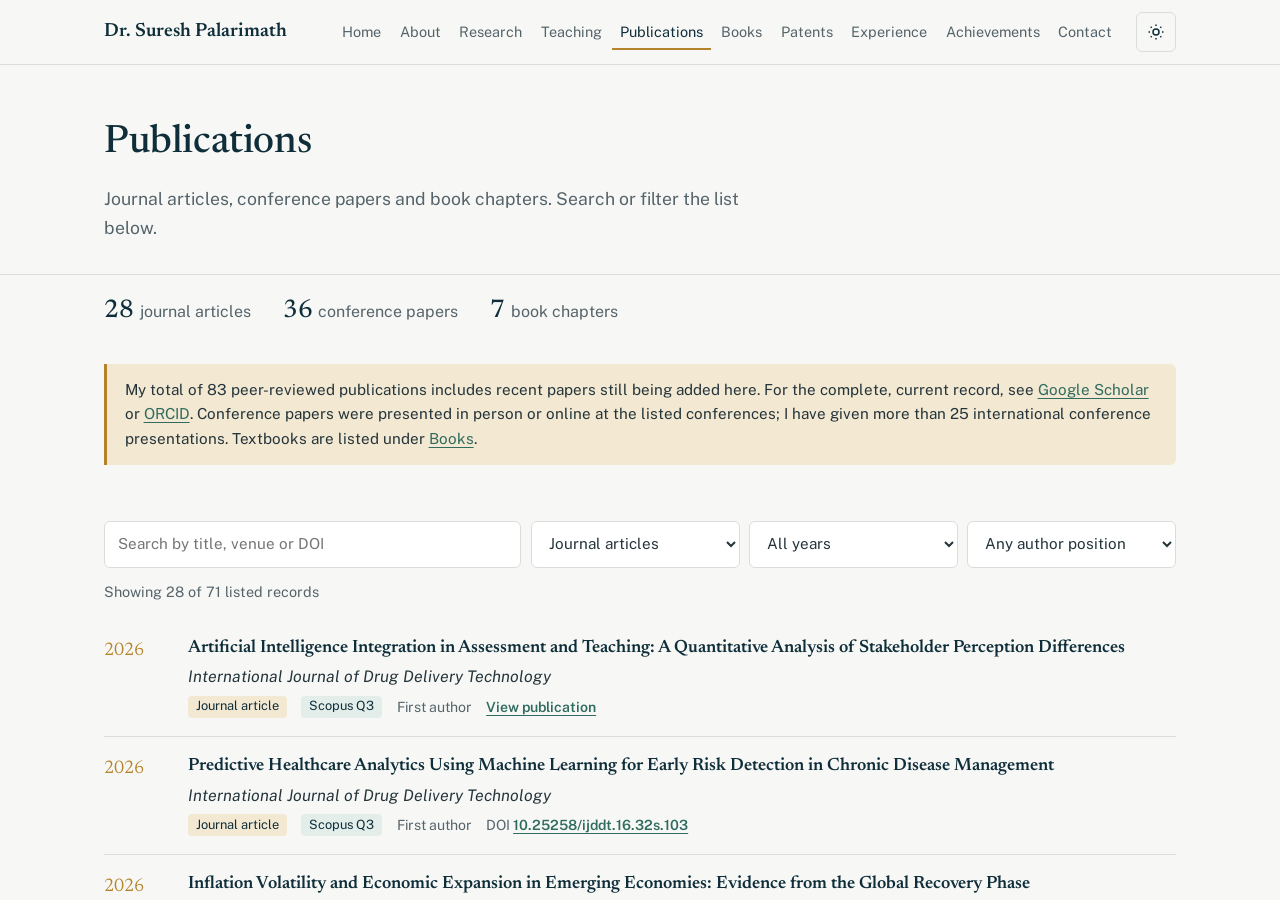
<file: journal-publications.html>
<!DOCTYPE html><html lang="en"><head><meta charset="utf-8"><title>Moved</title><meta http-equiv="refresh" content="0; url=publications.html#journal"><link rel="canonical" href="https://sureshpalarimath.github.io/publications.html"></head><body><p>This page has moved to <a href="publications.html#journal">Publications</a>.</p></body></html>
</file>
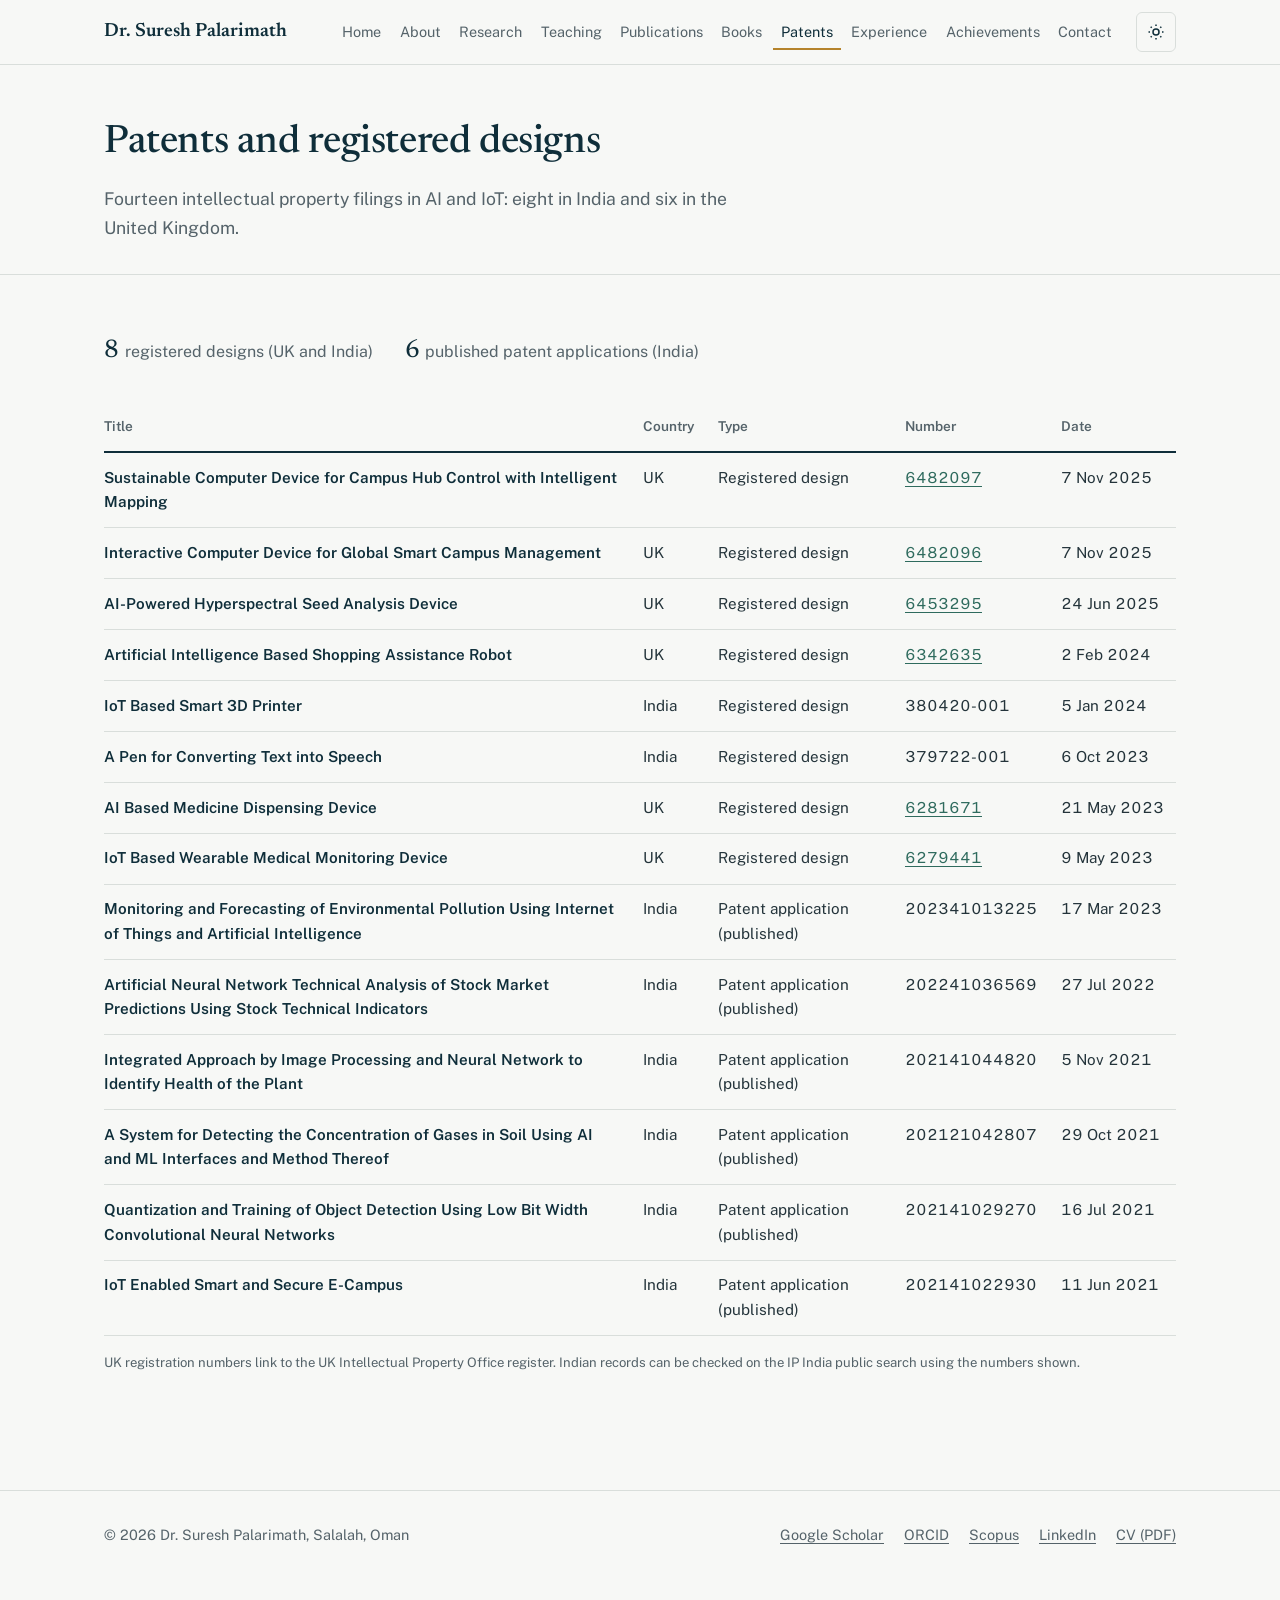
<file: patents.html>
<!DOCTYPE html>
<html lang="en" data-theme="light">
<head>
  <meta charset="utf-8">
  <meta name="viewport" content="width=device-width, initial-scale=1">
  <title>Patents | Dr. Suresh Palarimath</title>
  <meta name="description" content="Patents and registered designs held by Dr. Suresh Palarimath in India and the United Kingdom, in AI and IoT.">
  <link rel="canonical" href="https://sureshpalarimath.github.io/patents.html">
  <meta property="og:type" content="profile">
  <meta property="og:title" content="Patents | Dr. Suresh Palarimath">
  <meta property="og:description" content="Patents and registered designs held by Dr. Suresh Palarimath in India and the United Kingdom, in AI and IoT.">
  <meta property="og:image" content="https://sureshpalarimath.github.io/assets/profile-photo.jpg">
  <meta property="og:url" content="https://sureshpalarimath.github.io/patents.html">
  <link rel="icon" href="assets/favicon.svg" type="image/svg+xml">
  <script>try{var t=localStorage.getItem("theme");if(!t&&window.matchMedia("(prefers-color-scheme: dark)").matches)t="dark";if(t)document.documentElement.setAttribute("data-theme",t);}catch(e){}</script>
  <link rel="preconnect" href="https://fonts.googleapis.com">
  <link rel="preconnect" href="https://fonts.gstatic.com" crossorigin>
  <link href="https://fonts.googleapis.com/css2?family=Newsreader:ital,opsz,wght@0,6..72,400;0,6..72,500;0,6..72,600;1,6..72,400&family=Public+Sans:wght@400;600&display=swap" rel="stylesheet">
  <link rel="stylesheet" href="style.css">
  <script src="data.js" defer></script>
  <script src="script.js" defer></script>
</head>
<body>
<a class="skip-link" href="#main">Skip to content</a>
<header class="site-header">
  <div class="wrap">
    <a class="brand" href="index.html">Dr. Suresh Palarimath</a>
    <nav id="site-nav" class="nav" aria-label="Main"><ul><li><a href="index.html">Home</a></li><li><a href="about.html">About</a></li><li><a href="research.html">Research</a></li><li><a href="teaching.html">Teaching</a></li><li><a href="publications.html">Publications</a></li><li><a href="books.html">Books</a></li><li><a href="patents.html" aria-current="page">Patents</a></li><li><a href="experience.html">Experience</a></li><li><a href="achievements.html">Achievements</a></li><li><a href="contact.html">Contact</a></li></ul></nav>
    <button class="icon-btn theme-toggle" type="button" aria-label="Switch to dark theme"><svg class="sun" viewBox="0 0 24 24" fill="none" stroke="currentColor" stroke-width="2" aria-hidden="true"><circle cx="12" cy="12" r="4"/><path d="M12 2v2M12 20v2M4.9 4.9l1.4 1.4M17.7 17.7l1.4 1.4M2 12h2M20 12h2M4.9 19.1l1.4-1.4M17.7 6.3l1.4-1.4"/></svg><svg class="moon" viewBox="0 0 24 24" fill="none" stroke="currentColor" stroke-width="2" aria-hidden="true"><path d="M21 12.8A9 9 0 1 1 11.2 3a7 7 0 0 0 9.8 9.8z"/></svg></button>
    <button class="icon-btn menu-toggle" type="button" aria-controls="site-nav" aria-expanded="false" aria-label="Open menu"><svg viewBox="0 0 24 24" fill="none" stroke="currentColor" stroke-width="2" aria-hidden="true"><path d="M4 7h16M4 12h16M4 17h16"/></svg></button>
  </div>
</header>
<main id="main">
<section class="page-head"><div class="wrap"><h1>Patents and registered designs</h1><p>Fourteen intellectual property filings in AI and IoT: eight in India and six in the United Kingdom.</p></div></section>
<section class="section"><div class="wrap">
  <ul class="counts">
    <li><strong>8</strong>registered designs (UK and India)</li>
    <li><strong>6</strong>published patent applications (India)</li>
  </ul>
  <div class="table-wrap"><table>
    <thead><tr><th>Title</th><th>Country</th><th>Type</th><th>Number</th><th>Date</th></tr></thead>
    <tbody id="patent-rows"></tbody>
  </table></div>
  <p class="ledger-note" style="margin-top:1rem">UK registration numbers link to the UK Intellectual Property Office register. Indian records can be checked on the IP India public search using the numbers shown.</p>
</div></section>

</main>
<footer class="site-footer">
  <div class="wrap">
    <p>&copy; <span data-year>2026</span> Dr. Suresh Palarimath, Salalah, Oman</p>
    <ul>
      <li><a href="https://scholar.google.com/citations?user=AJLEDX4AAAAJ" target="_blank" rel="noopener">Google Scholar</a></li>
      <li><a href="https://orcid.org/0000-0002-3099-3926" target="_blank" rel="noopener">ORCID</a></li>
      <li><a href="https://www.scopus.com/authid/detail.uri?authorId=57487917700" target="_blank" rel="noopener">Scopus</a></li>
      <li><a href="https://www.linkedin.com/in/sureshpalarimath/" target="_blank" rel="noopener">LinkedIn</a></li>
      <li><a href="assets/Dr-Suresh-Palarimath-CV.pdf">CV (PDF)</a></li>
    </ul>
  </div>
</footer>
</body>
</html>
</file>
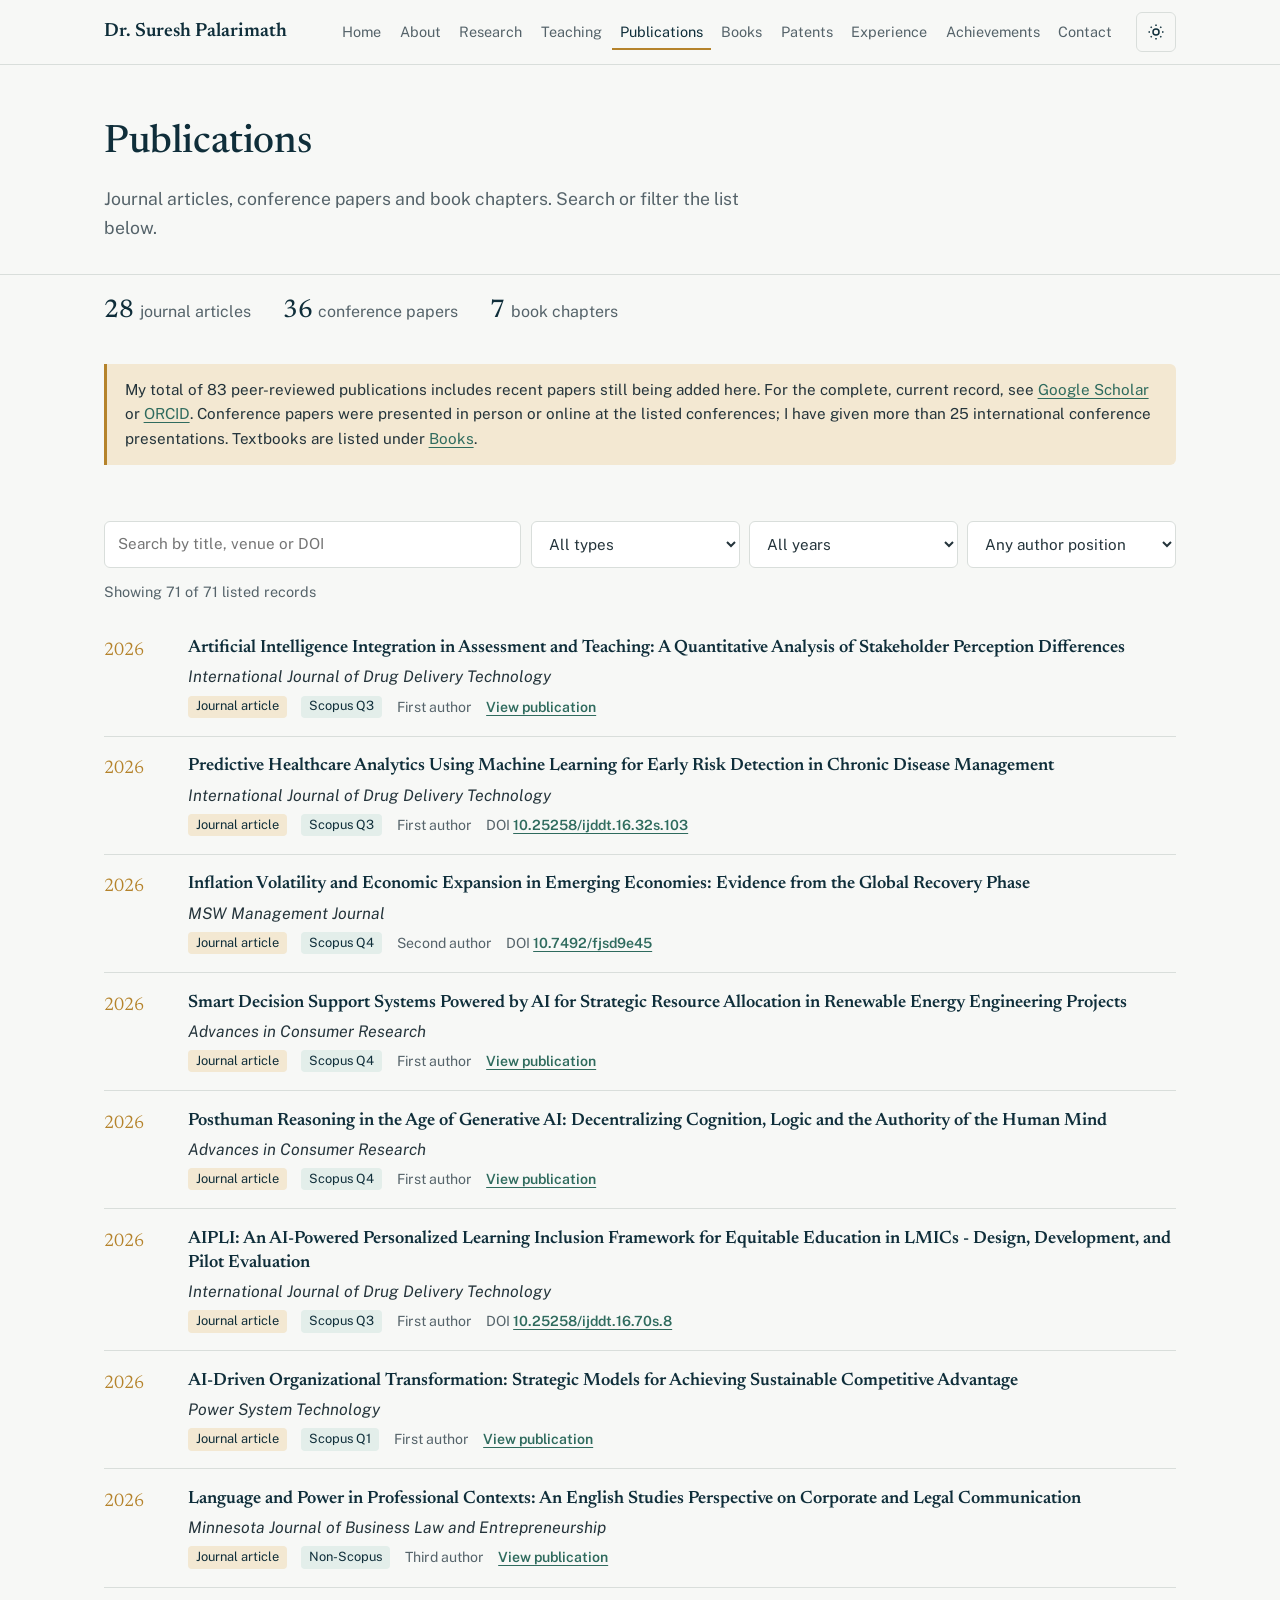
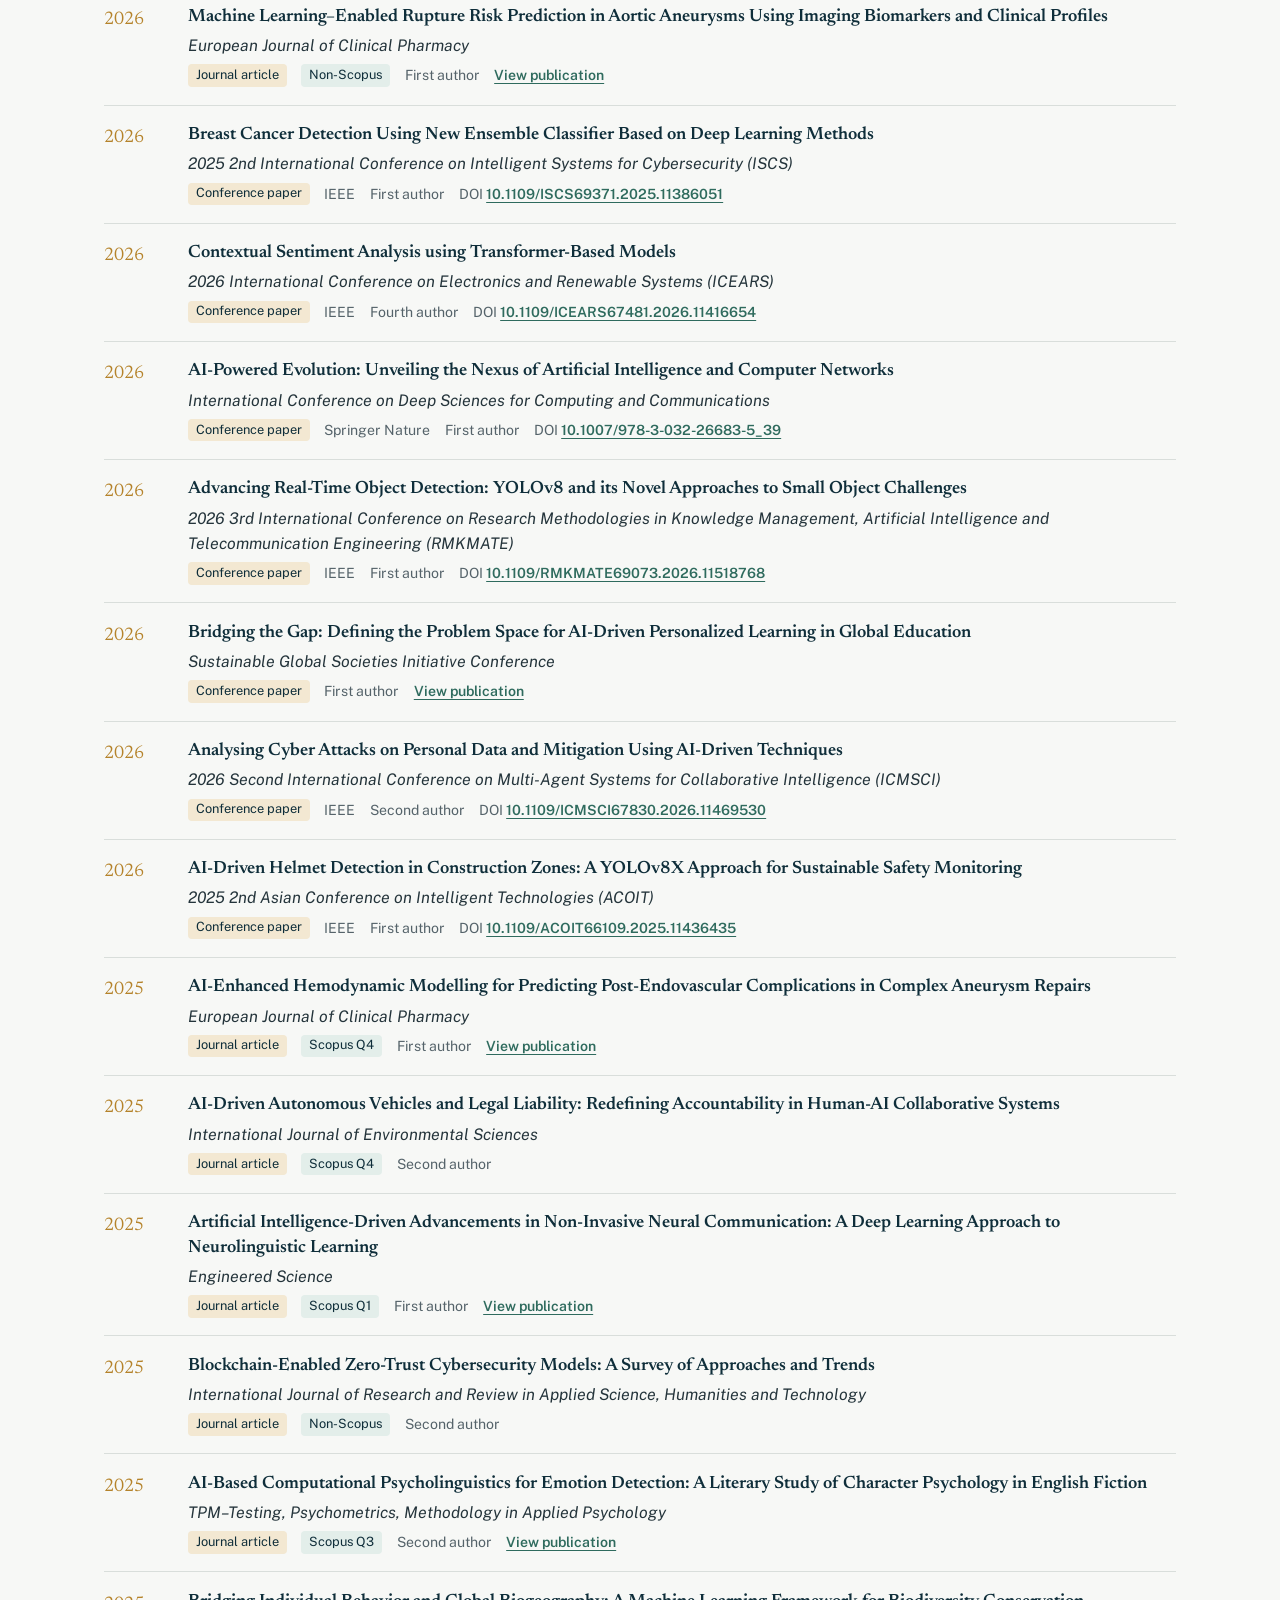
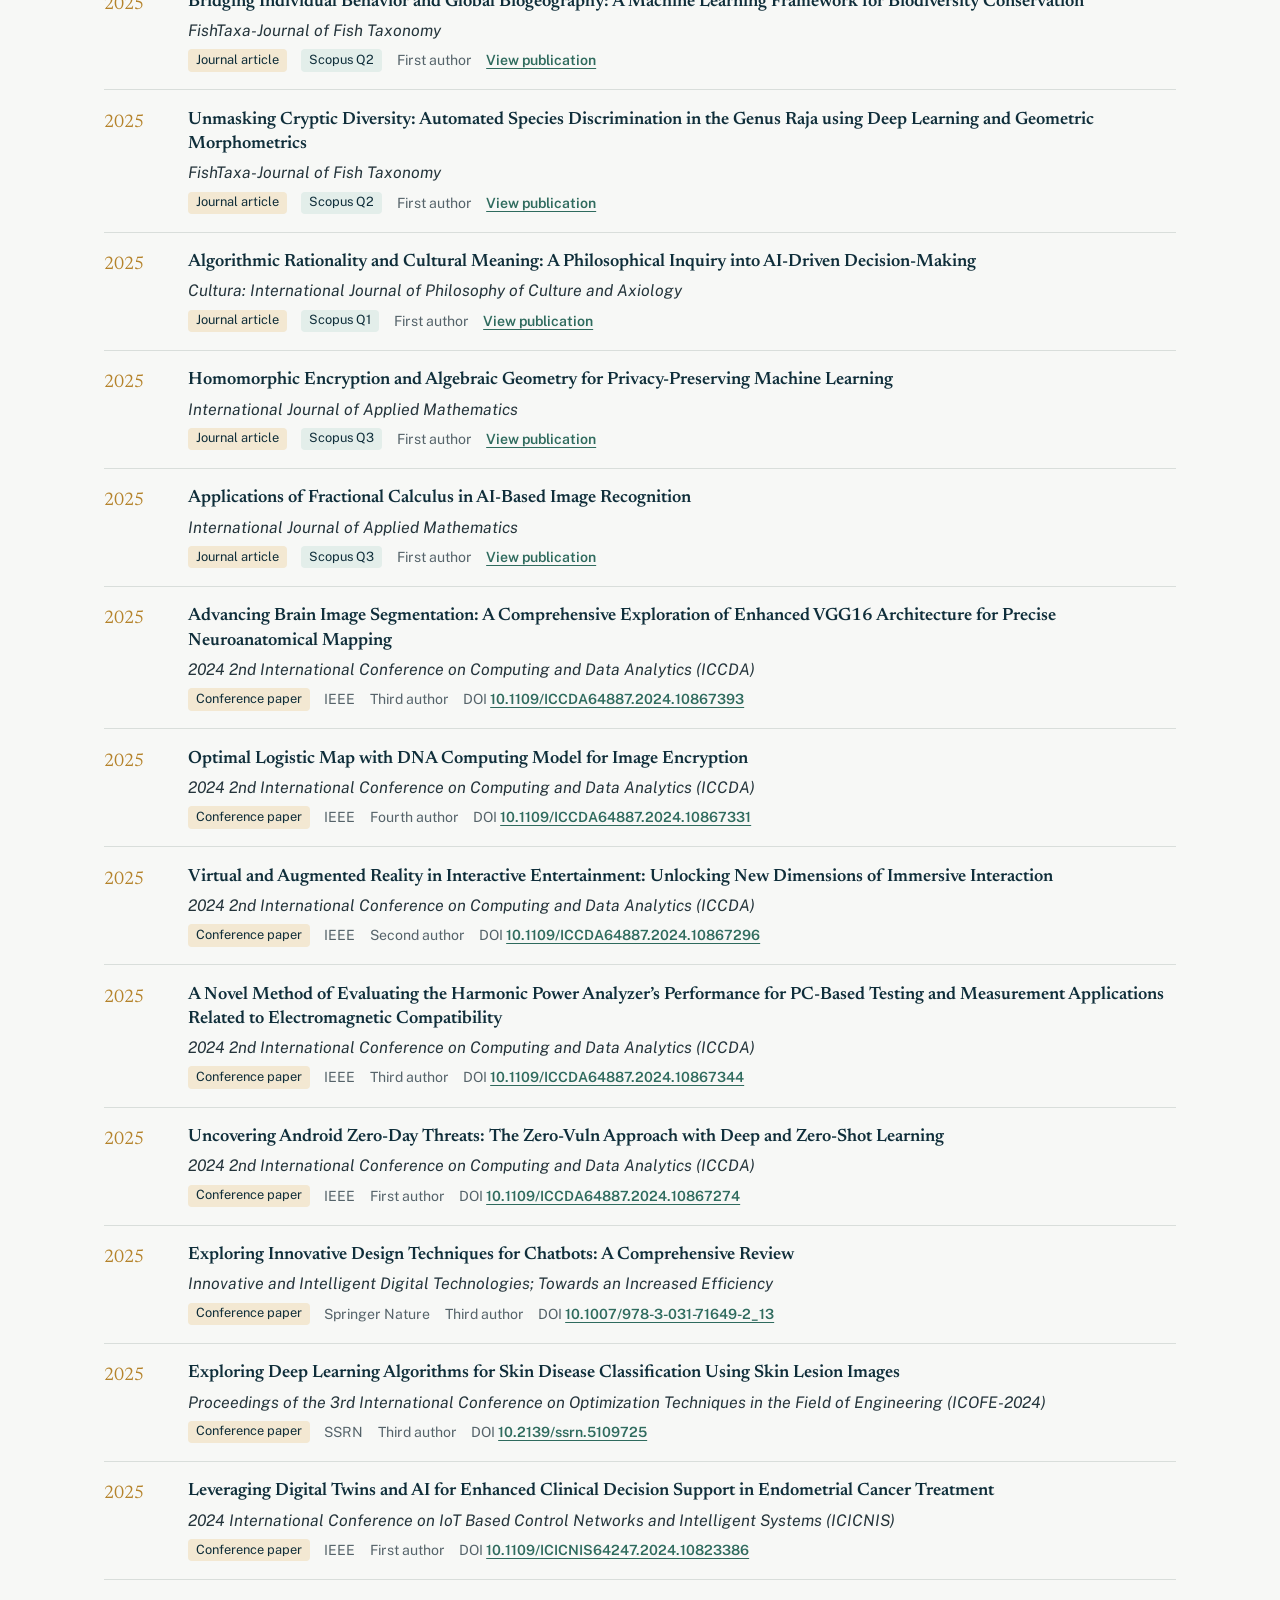
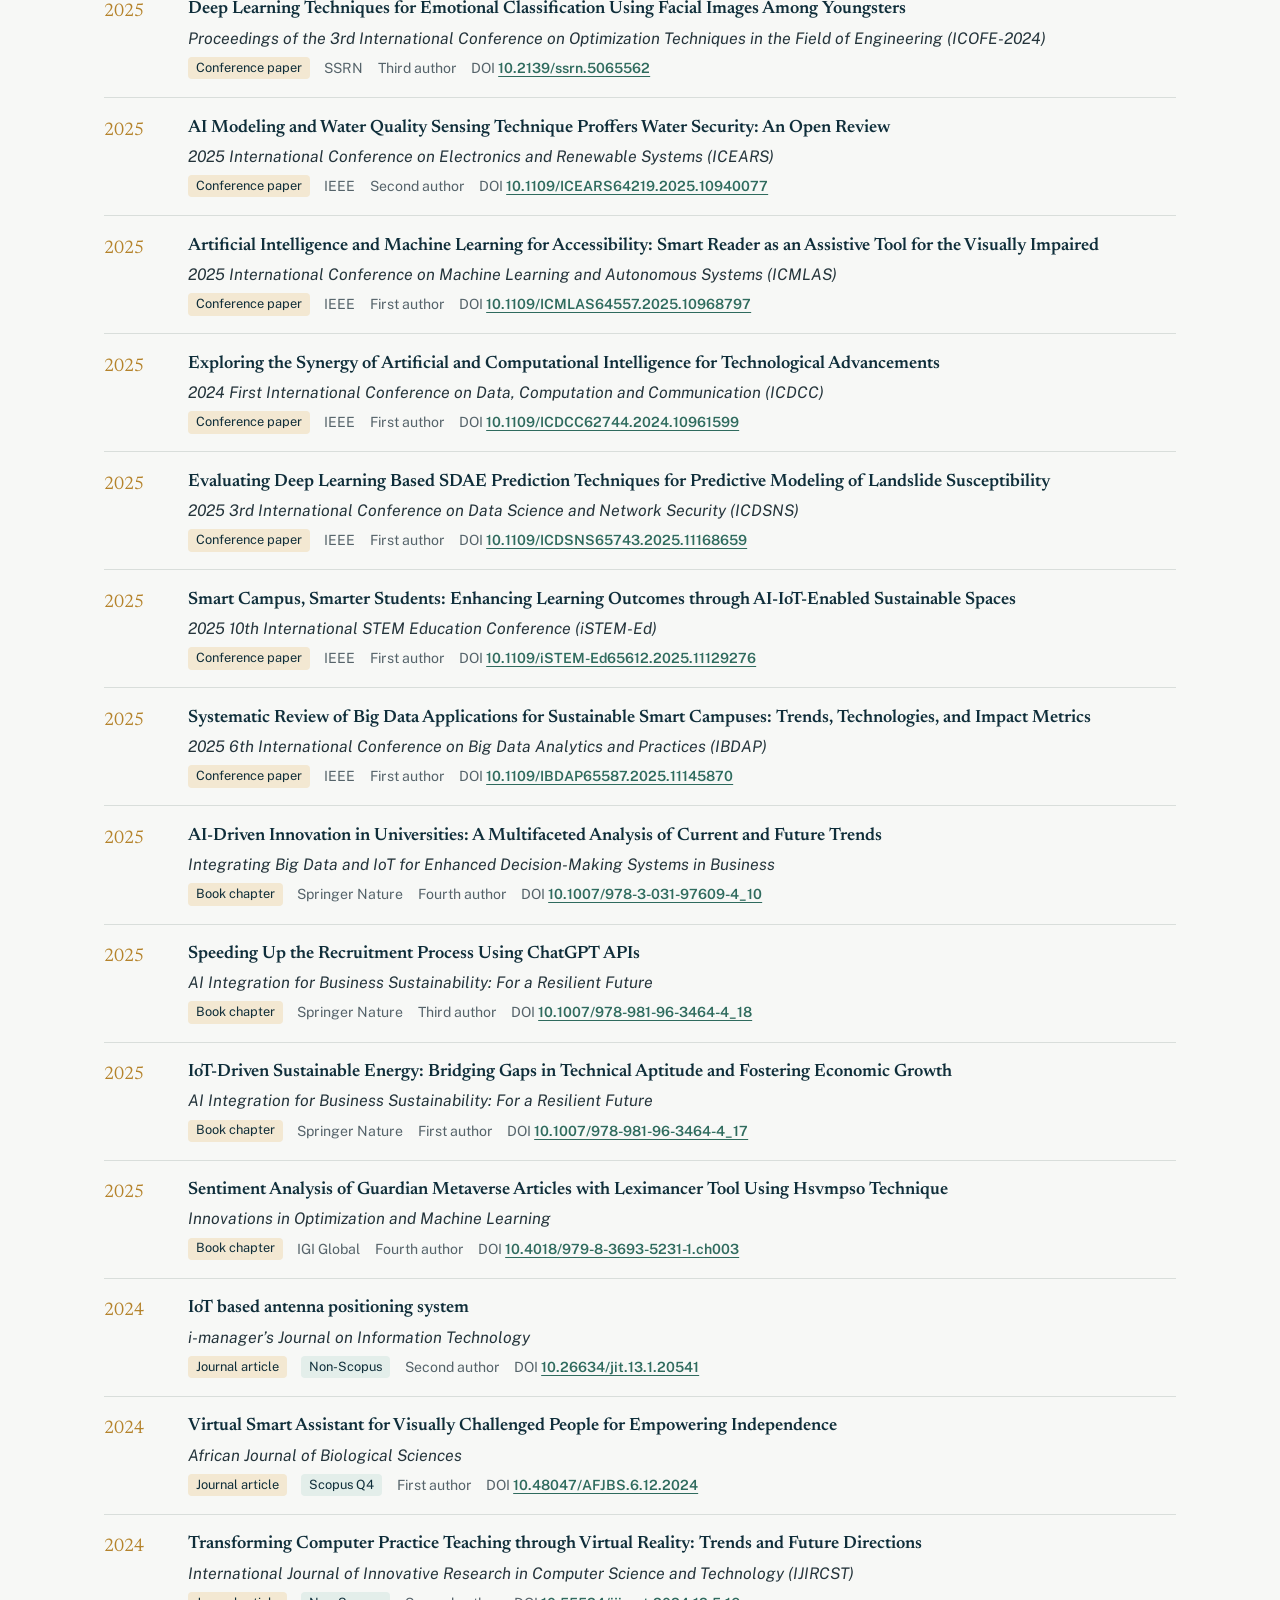
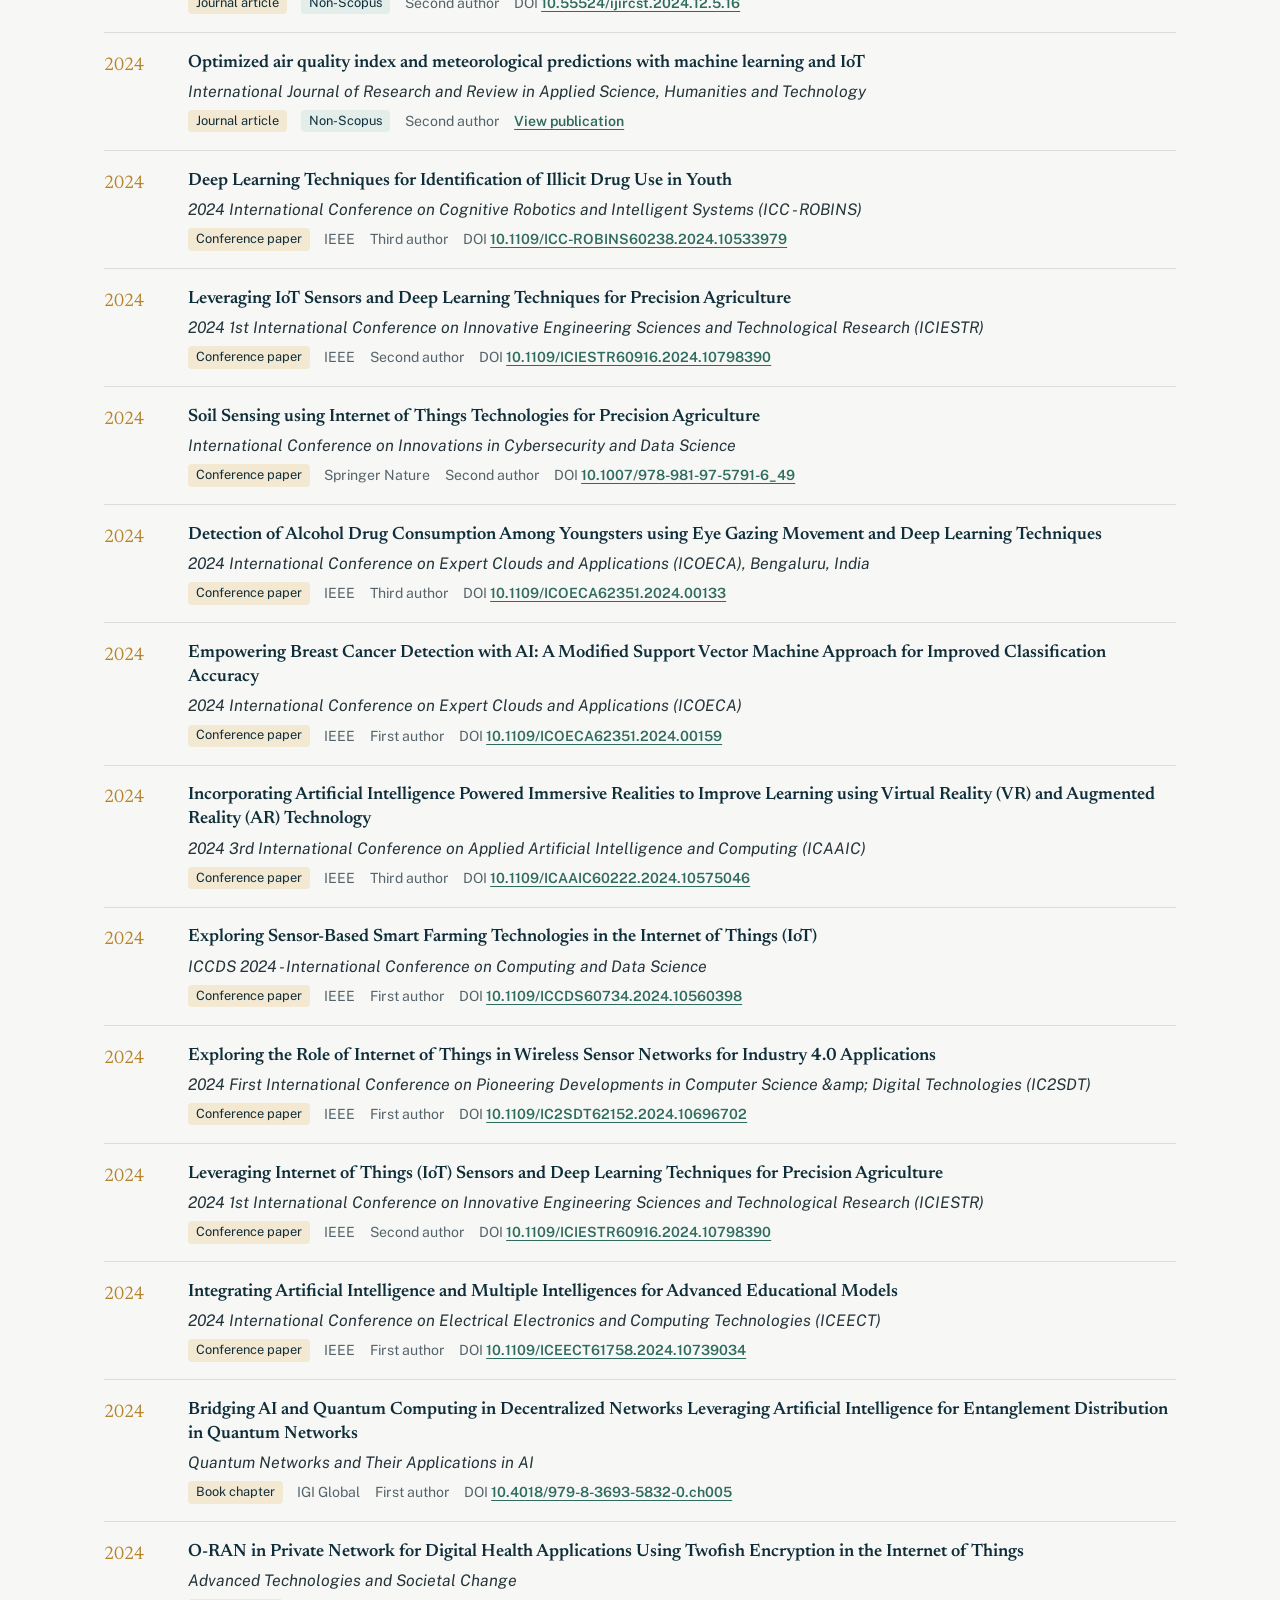
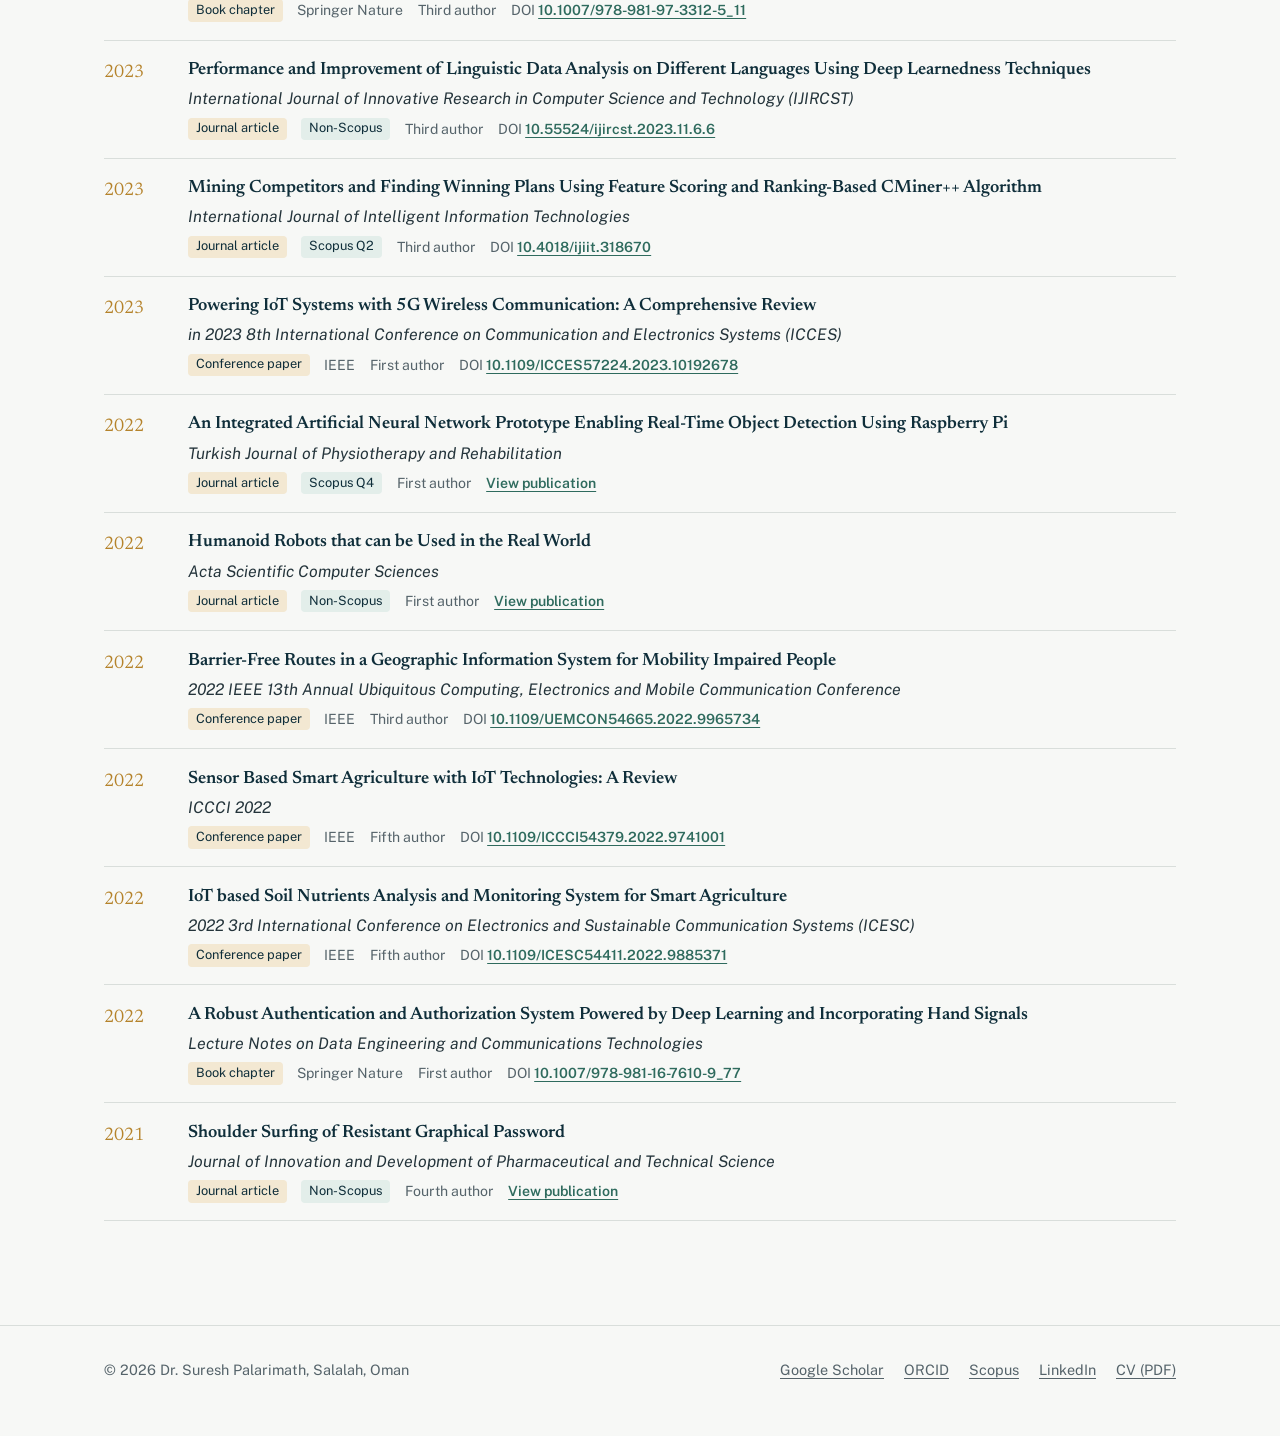
<file: publications.html>
<!DOCTYPE html>
<html lang="en" data-theme="light">
<head>
  <meta charset="utf-8">
  <meta name="viewport" content="width=device-width, initial-scale=1">
  <title>Publications | Dr. Suresh Palarimath</title>
  <meta name="description" content="Journal articles, conference papers and book chapters by Dr. Suresh Palarimath in AI, machine learning, IoT and AI in education.">
  <link rel="canonical" href="https://sureshpalarimath.github.io/publications.html">
  <meta property="og:type" content="profile">
  <meta property="og:title" content="Publications | Dr. Suresh Palarimath">
  <meta property="og:description" content="Journal articles, conference papers and book chapters by Dr. Suresh Palarimath in AI, machine learning, IoT and AI in education.">
  <meta property="og:image" content="https://sureshpalarimath.github.io/assets/profile-photo.jpg">
  <meta property="og:url" content="https://sureshpalarimath.github.io/publications.html">
  <link rel="icon" href="assets/favicon.svg" type="image/svg+xml">
  <script>try{var t=localStorage.getItem("theme");if(!t&&window.matchMedia("(prefers-color-scheme: dark)").matches)t="dark";if(t)document.documentElement.setAttribute("data-theme",t);}catch(e){}</script>
  <link rel="preconnect" href="https://fonts.googleapis.com">
  <link rel="preconnect" href="https://fonts.gstatic.com" crossorigin>
  <link href="https://fonts.googleapis.com/css2?family=Newsreader:ital,opsz,wght@0,6..72,400;0,6..72,500;0,6..72,600;1,6..72,400&family=Public+Sans:wght@400;600&display=swap" rel="stylesheet">
  <link rel="stylesheet" href="style.css">
  <script src="data.js" defer></script>
  <script src="script.js" defer></script>
</head>
<body>
<a class="skip-link" href="#main">Skip to content</a>
<header class="site-header">
  <div class="wrap">
    <a class="brand" href="index.html">Dr. Suresh Palarimath</a>
    <nav id="site-nav" class="nav" aria-label="Main"><ul><li><a href="index.html">Home</a></li><li><a href="about.html">About</a></li><li><a href="research.html">Research</a></li><li><a href="teaching.html">Teaching</a></li><li><a href="publications.html" aria-current="page">Publications</a></li><li><a href="books.html">Books</a></li><li><a href="patents.html">Patents</a></li><li><a href="experience.html">Experience</a></li><li><a href="achievements.html">Achievements</a></li><li><a href="contact.html">Contact</a></li></ul></nav>
    <button class="icon-btn theme-toggle" type="button" aria-label="Switch to dark theme"><svg class="sun" viewBox="0 0 24 24" fill="none" stroke="currentColor" stroke-width="2" aria-hidden="true"><circle cx="12" cy="12" r="4"/><path d="M12 2v2M12 20v2M4.9 4.9l1.4 1.4M17.7 17.7l1.4 1.4M2 12h2M20 12h2M4.9 19.1l1.4-1.4M17.7 6.3l1.4-1.4"/></svg><svg class="moon" viewBox="0 0 24 24" fill="none" stroke="currentColor" stroke-width="2" aria-hidden="true"><path d="M21 12.8A9 9 0 1 1 11.2 3a7 7 0 0 0 9.8 9.8z"/></svg></button>
    <button class="icon-btn menu-toggle" type="button" aria-controls="site-nav" aria-expanded="false" aria-label="Open menu"><svg viewBox="0 0 24 24" fill="none" stroke="currentColor" stroke-width="2" aria-hidden="true"><path d="M4 7h16M4 12h16M4 17h16"/></svg></button>
  </div>
</header>
<main id="main">
<section class="page-head"><div class="wrap"><h1>Publications</h1><p>Journal articles, conference papers and book chapters. Search or filter the list below.</p></div></section>
<section class="wrap">
  <ul class="counts">
    <li><strong data-count="journal">0</strong>journal articles</li>
    <li><strong data-count="conference">0</strong>conference papers</li>
    <li><strong data-count="chapter">0</strong>book chapters</li>
  </ul>
  <p class="notice">My total of <span data-stat="publications">83</span> peer-reviewed publications includes recent papers still being added here. For the complete, current record, see <a href="https://scholar.google.com/citations?user=AJLEDX4AAAAJ" target="_blank" rel="noopener">Google Scholar</a> or <a href="https://orcid.org/0000-0002-3099-3926" target="_blank" rel="noopener">ORCID</a>. Conference papers were presented in person or online at the listed conferences; I have given more than 25 international conference presentations. Textbooks are listed under <a href="books.html">Books</a>.</p>
</section>

<section class="section"><div class="wrap">
  <div class="pub-tools">
    <input id="pub-search" type="search" placeholder="Search by title, venue or DOI" aria-label="Search publications">
    <select id="pub-type" aria-label="Publication type">
      <option value="all">All types</option><option value="journal">Journal articles</option>
      <option value="conference">Conference papers</option><option value="chapter">Book chapters</option>
    </select>
    <select id="pub-year" aria-label="Year"><option value="all">All years</option></select>
    <select id="pub-position" aria-label="Author position"><option value="all">Any author position</option><option value="first">First author only</option></select>
  </div>
  <p class="result-count" id="pub-count" aria-live="polite"></p>
  <ul class="pub-list" id="pub-list"></ul>
</div></section>

</main>
<footer class="site-footer">
  <div class="wrap">
    <p>&copy; <span data-year>2026</span> Dr. Suresh Palarimath, Salalah, Oman</p>
    <ul>
      <li><a href="https://scholar.google.com/citations?user=AJLEDX4AAAAJ" target="_blank" rel="noopener">Google Scholar</a></li>
      <li><a href="https://orcid.org/0000-0002-3099-3926" target="_blank" rel="noopener">ORCID</a></li>
      <li><a href="https://www.scopus.com/authid/detail.uri?authorId=57487917700" target="_blank" rel="noopener">Scopus</a></li>
      <li><a href="https://www.linkedin.com/in/sureshpalarimath/" target="_blank" rel="noopener">LinkedIn</a></li>
      <li><a href="assets/Dr-Suresh-Palarimath-CV.pdf">CV (PDF)</a></li>
    </ul>
  </div>
</footer>
</body>
</html>
</file>
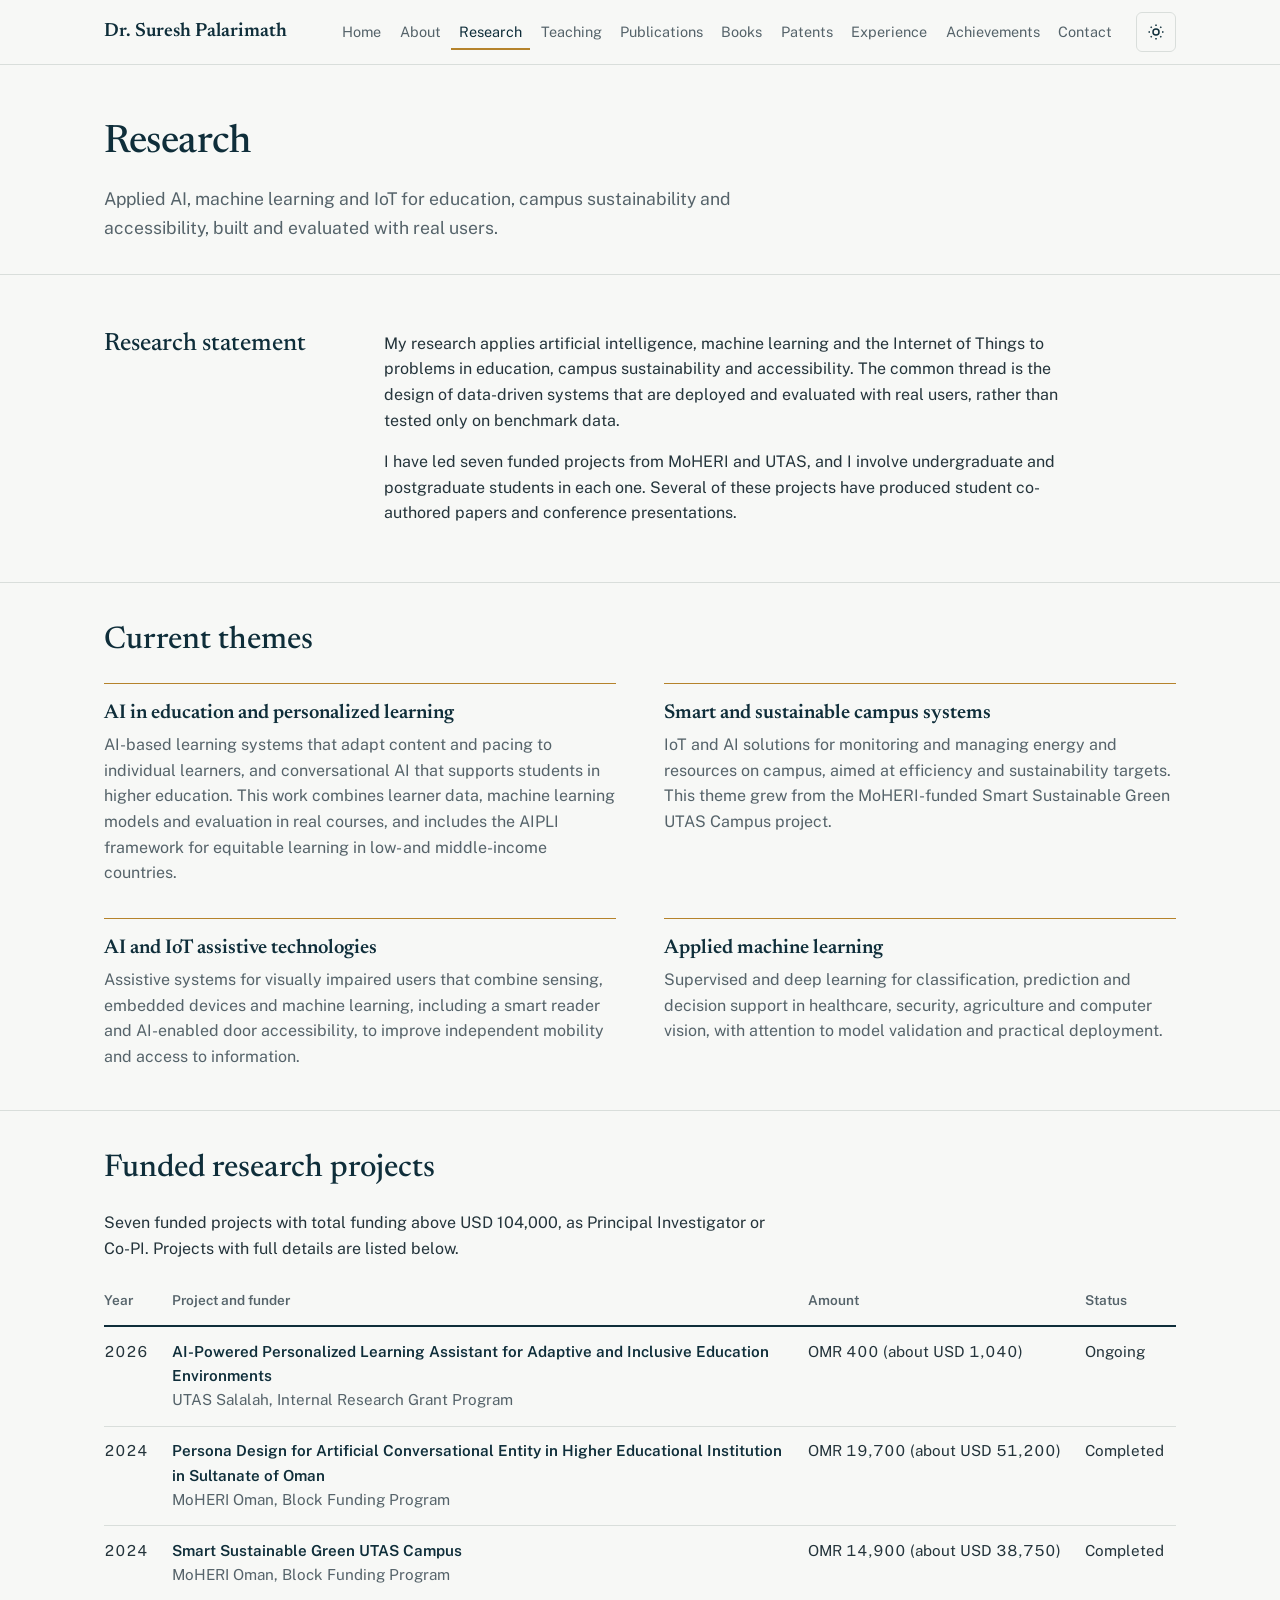
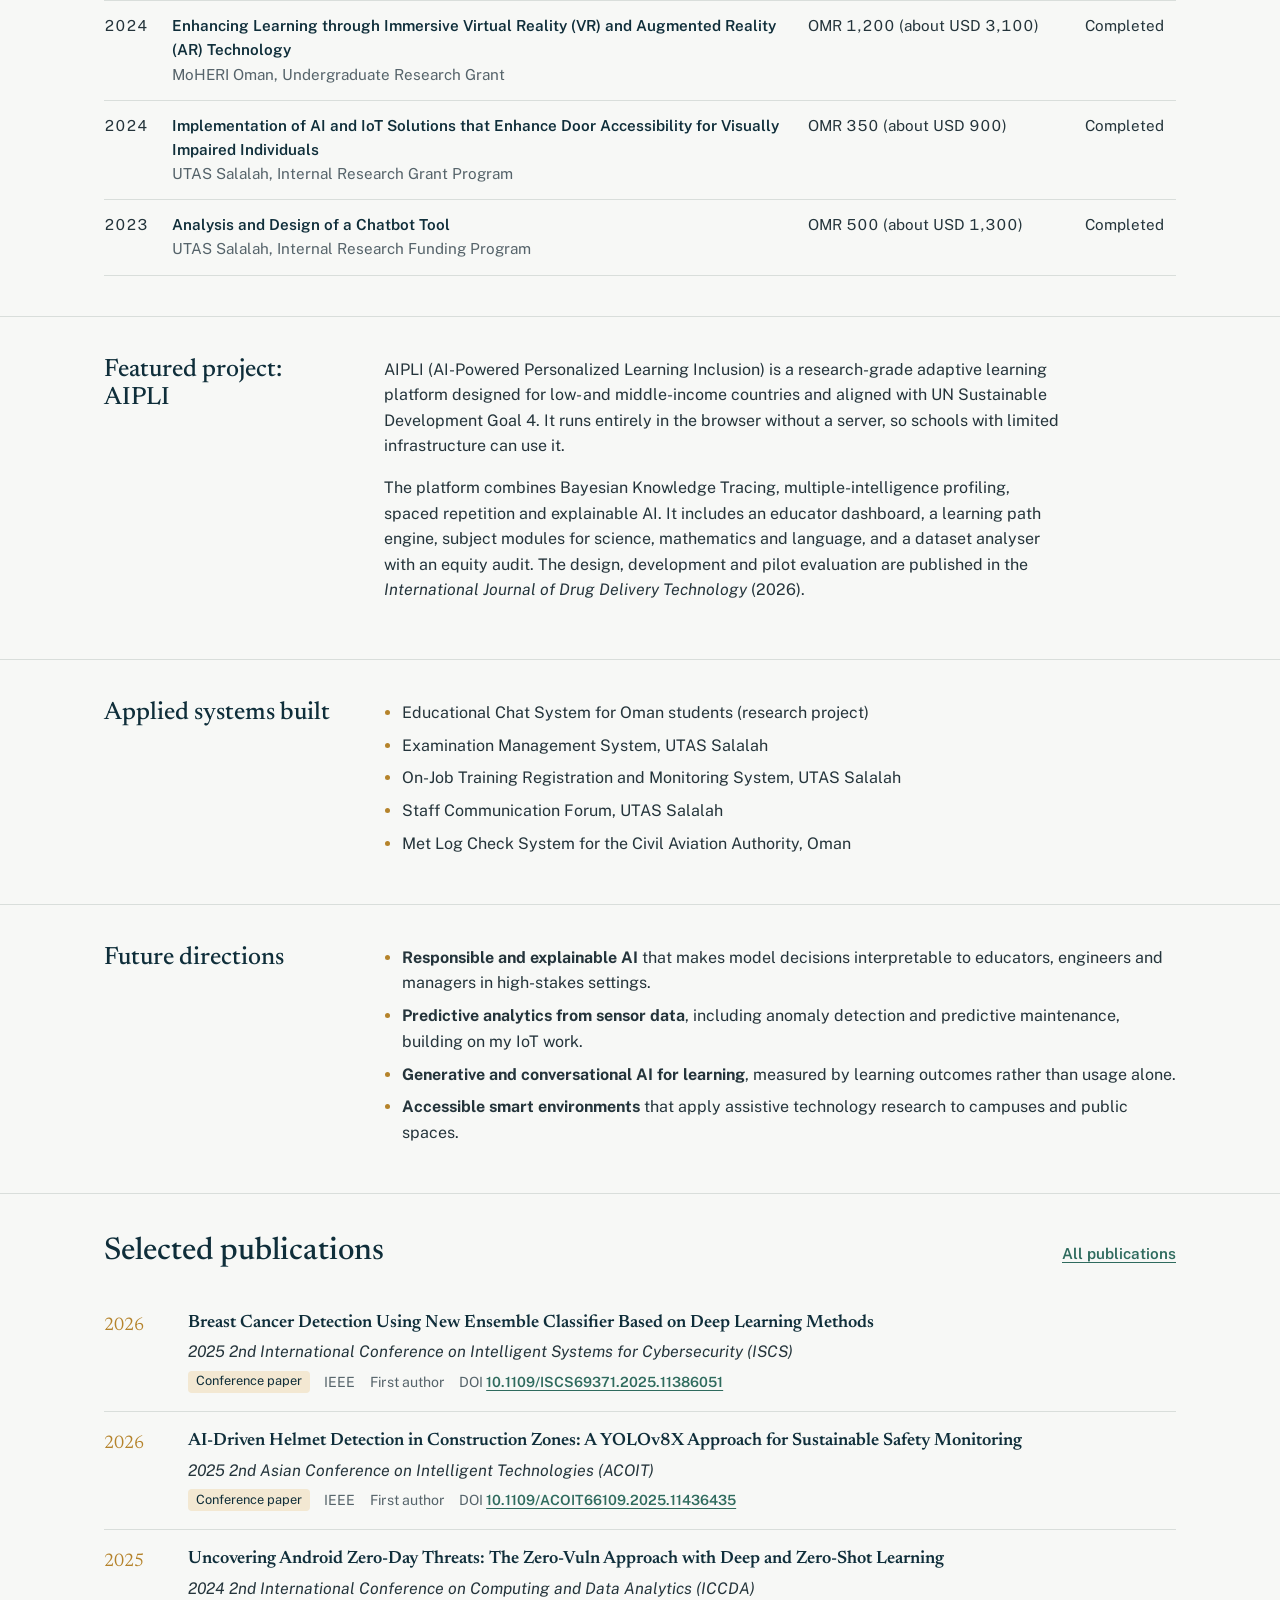
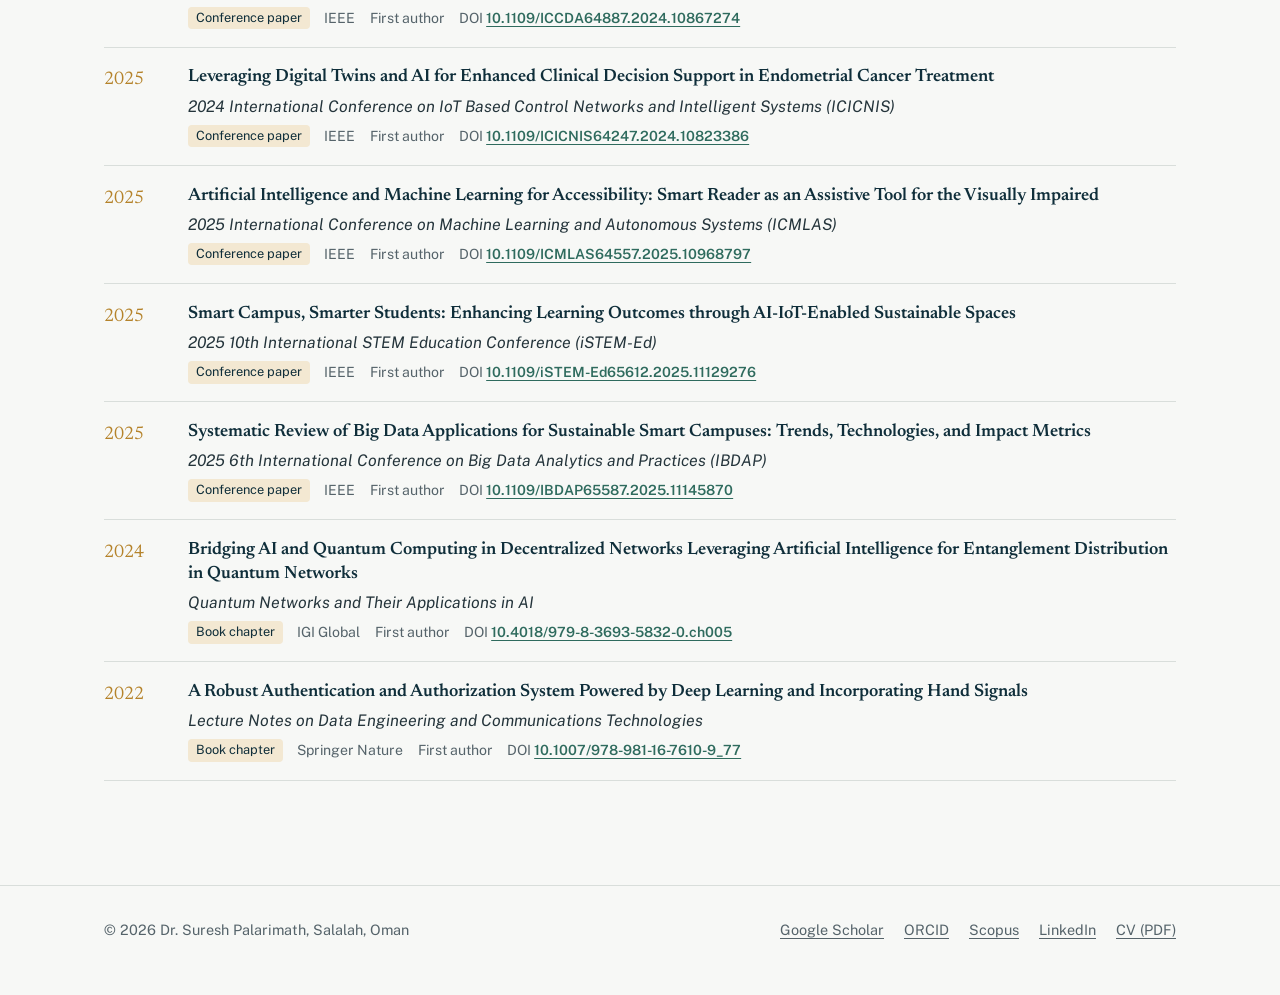
<file: research.html>
<!DOCTYPE html>
<html lang="en" data-theme="light">
<head>
  <meta charset="utf-8">
  <meta name="viewport" content="width=device-width, initial-scale=1">
  <title>Research | Dr. Suresh Palarimath</title>
  <meta name="description" content="Research of Dr. Suresh Palarimath: AI in education, smart sustainable campuses, AI/IoT assistive technology and applied machine learning. Funded projects from MoHERI Oman and UTAS.">
  <link rel="canonical" href="https://sureshpalarimath.github.io/research.html">
  <meta property="og:type" content="profile">
  <meta property="og:title" content="Research | Dr. Suresh Palarimath">
  <meta property="og:description" content="Research of Dr. Suresh Palarimath: AI in education, smart sustainable campuses, AI/IoT assistive technology and applied machine learning. Funded projects from MoHERI Oman and UTAS.">
  <meta property="og:image" content="https://sureshpalarimath.github.io/assets/profile-photo.jpg">
  <meta property="og:url" content="https://sureshpalarimath.github.io/research.html">
  <link rel="icon" href="assets/favicon.svg" type="image/svg+xml">
  <script>try{var t=localStorage.getItem("theme");if(!t&&window.matchMedia("(prefers-color-scheme: dark)").matches)t="dark";if(t)document.documentElement.setAttribute("data-theme",t);}catch(e){}</script>
  <link rel="preconnect" href="https://fonts.googleapis.com">
  <link rel="preconnect" href="https://fonts.gstatic.com" crossorigin>
  <link href="https://fonts.googleapis.com/css2?family=Newsreader:ital,opsz,wght@0,6..72,400;0,6..72,500;0,6..72,600;1,6..72,400&family=Public+Sans:wght@400;600&display=swap" rel="stylesheet">
  <link rel="stylesheet" href="style.css">
  <script src="data.js" defer></script>
  <script src="script.js" defer></script>
</head>
<body>
<a class="skip-link" href="#main">Skip to content</a>
<header class="site-header">
  <div class="wrap">
    <a class="brand" href="index.html">Dr. Suresh Palarimath</a>
    <nav id="site-nav" class="nav" aria-label="Main"><ul><li><a href="index.html">Home</a></li><li><a href="about.html">About</a></li><li><a href="research.html" aria-current="page">Research</a></li><li><a href="teaching.html">Teaching</a></li><li><a href="publications.html">Publications</a></li><li><a href="books.html">Books</a></li><li><a href="patents.html">Patents</a></li><li><a href="experience.html">Experience</a></li><li><a href="achievements.html">Achievements</a></li><li><a href="contact.html">Contact</a></li></ul></nav>
    <button class="icon-btn theme-toggle" type="button" aria-label="Switch to dark theme"><svg class="sun" viewBox="0 0 24 24" fill="none" stroke="currentColor" stroke-width="2" aria-hidden="true"><circle cx="12" cy="12" r="4"/><path d="M12 2v2M12 20v2M4.9 4.9l1.4 1.4M17.7 17.7l1.4 1.4M2 12h2M20 12h2M4.9 19.1l1.4-1.4M17.7 6.3l1.4-1.4"/></svg><svg class="moon" viewBox="0 0 24 24" fill="none" stroke="currentColor" stroke-width="2" aria-hidden="true"><path d="M21 12.8A9 9 0 1 1 11.2 3a7 7 0 0 0 9.8 9.8z"/></svg></button>
    <button class="icon-btn menu-toggle" type="button" aria-controls="site-nav" aria-expanded="false" aria-label="Open menu"><svg viewBox="0 0 24 24" fill="none" stroke="currentColor" stroke-width="2" aria-hidden="true"><path d="M4 7h16M4 12h16M4 17h16"/></svg></button>
  </div>
</header>
<main id="main">
<section class="page-head"><div class="wrap"><h1>Research</h1><p>Applied AI, machine learning and IoT for education, campus sustainability and accessibility, built and evaluated with real users.</p></div></section>
<section class="section" id="statement"><div class="wrap split">
  <h2>Research statement</h2>
  <div class="prose">
    <p>My research applies artificial intelligence, machine learning and the Internet of Things to problems in education, campus sustainability and accessibility. The common thread is the design of data-driven systems that are deployed and evaluated with real users, rather than tested only on benchmark data.</p>
    <p>I have led seven funded projects from MoHERI and UTAS, and I involve undergraduate and postgraduate students in each one. Several of these projects have produced student co-authored papers and conference presentations.</p>
  </div>
</div></section>

<section class="section"><div class="wrap">
  <h2>Current themes</h2>
  <div class="cols-2" style="margin-top:1.5rem">
    <div class="theme"><h3>AI in education and personalized learning</h3><p>AI-based learning systems that adapt content and pacing to individual learners, and conversational AI that supports students in higher education. This work combines learner data, machine learning models and evaluation in real courses, and includes the AIPLI framework for equitable learning in low- and middle-income countries.</p></div>
    <div class="theme"><h3>Smart and sustainable campus systems</h3><p>IoT and AI solutions for monitoring and managing energy and resources on campus, aimed at efficiency and sustainability targets. This theme grew from the MoHERI-funded Smart Sustainable Green UTAS Campus project.</p></div>
    <div class="theme"><h3>AI and IoT assistive technologies</h3><p>Assistive systems for visually impaired users that combine sensing, embedded devices and machine learning, including a smart reader and AI-enabled door accessibility, to improve independent mobility and access to information.</p></div>
    <div class="theme"><h3>Applied machine learning</h3><p>Supervised and deep learning for classification, prediction and decision support in healthcare, security, agriculture and computer vision, with attention to model validation and practical deployment.</p></div>
  </div>
</div></section>

<section class="section"><div class="wrap">
  <div class="section-head"><h2>Funded research projects</h2></div>
  <p class="prose">Seven funded projects with total funding above USD 104,000, as Principal Investigator or Co-PI. Projects with full details are listed below.</p>
  <div class="table-wrap"><table>
    <thead><tr><th>Year</th><th>Project and funder</th><th>Amount</th><th>Status</th></tr></thead>
    <tbody id="grant-rows"></tbody>
  </table></div>
</div></section>

<section class="section"><div class="wrap split">
  <h2>Featured project: AIPLI</h2>
  <div class="prose">
    <p>AIPLI (AI-Powered Personalized Learning Inclusion) is a research-grade adaptive learning platform designed for low- and middle-income countries and aligned with UN Sustainable Development Goal 4. It runs entirely in the browser without a server, so schools with limited infrastructure can use it.</p>
    <p>The platform combines Bayesian Knowledge Tracing, multiple-intelligence profiling, spaced repetition and explainable AI. It includes an educator dashboard, a learning path engine, subject modules for science, mathematics and language, and a dataset analyser with an equity audit. The design, development and pilot evaluation are published in the <em>International Journal of Drug Delivery Technology</em> (2026).</p>
  </div>
</div></section>

<section class="section"><div class="wrap split">
  <h2>Applied systems built</h2>
  <ul class="tick-list">
    <li>Educational Chat System for Oman students (research project)</li>
    <li>Examination Management System, UTAS Salalah</li>
    <li>On-Job Training Registration and Monitoring System, UTAS Salalah</li>
    <li>Staff Communication Forum, UTAS Salalah</li>
    <li>Met Log Check System for the Civil Aviation Authority, Oman</li>
  </ul>
</div></section>

<section class="section"><div class="wrap split">
  <h2>Future directions</h2>
  <ul class="tick-list">
    <li><strong>Responsible and explainable AI</strong> that makes model decisions interpretable to educators, engineers and managers in high-stakes settings.</li>
    <li><strong>Predictive analytics from sensor data</strong>, including anomaly detection and predictive maintenance, building on my IoT work.</li>
    <li><strong>Generative and conversational AI for learning</strong>, measured by learning outcomes rather than usage alone.</li>
    <li><strong>Accessible smart environments</strong> that apply assistive technology research to campuses and public spaces.</li>
  </ul>
</div></section>

<section class="section"><div class="wrap">
  <div class="section-head"><h2>Selected publications</h2><a href="publications.html">All publications</a></div>
  <ul class="pub-list" data-selected-pubs="9"></ul>
</div></section>

</main>
<footer class="site-footer">
  <div class="wrap">
    <p>&copy; <span data-year>2026</span> Dr. Suresh Palarimath, Salalah, Oman</p>
    <ul>
      <li><a href="https://scholar.google.com/citations?user=AJLEDX4AAAAJ" target="_blank" rel="noopener">Google Scholar</a></li>
      <li><a href="https://orcid.org/0000-0002-3099-3926" target="_blank" rel="noopener">ORCID</a></li>
      <li><a href="https://www.scopus.com/authid/detail.uri?authorId=57487917700" target="_blank" rel="noopener">Scopus</a></li>
      <li><a href="https://www.linkedin.com/in/sureshpalarimath/" target="_blank" rel="noopener">LinkedIn</a></li>
      <li><a href="assets/Dr-Suresh-Palarimath-CV.pdf">CV (PDF)</a></li>
    </ul>
  </div>
</footer>
</body>
</html>
</file>
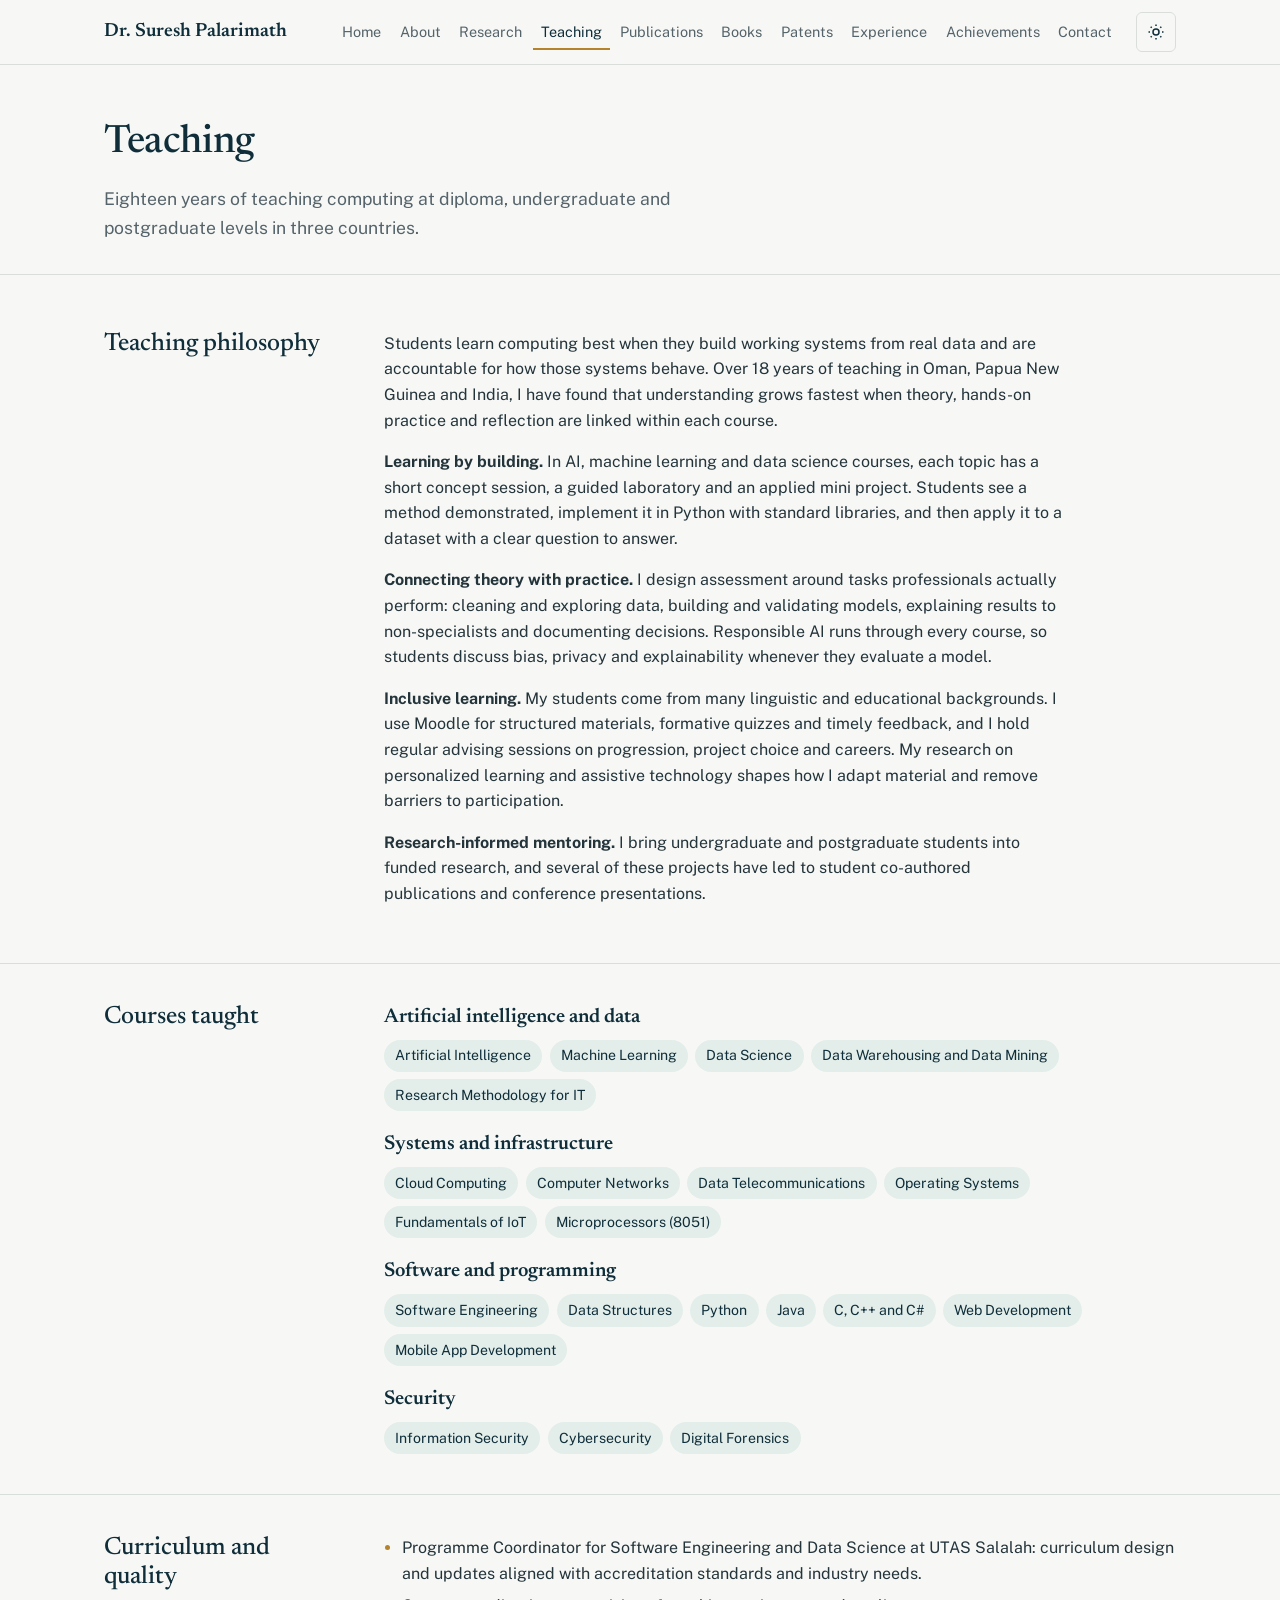
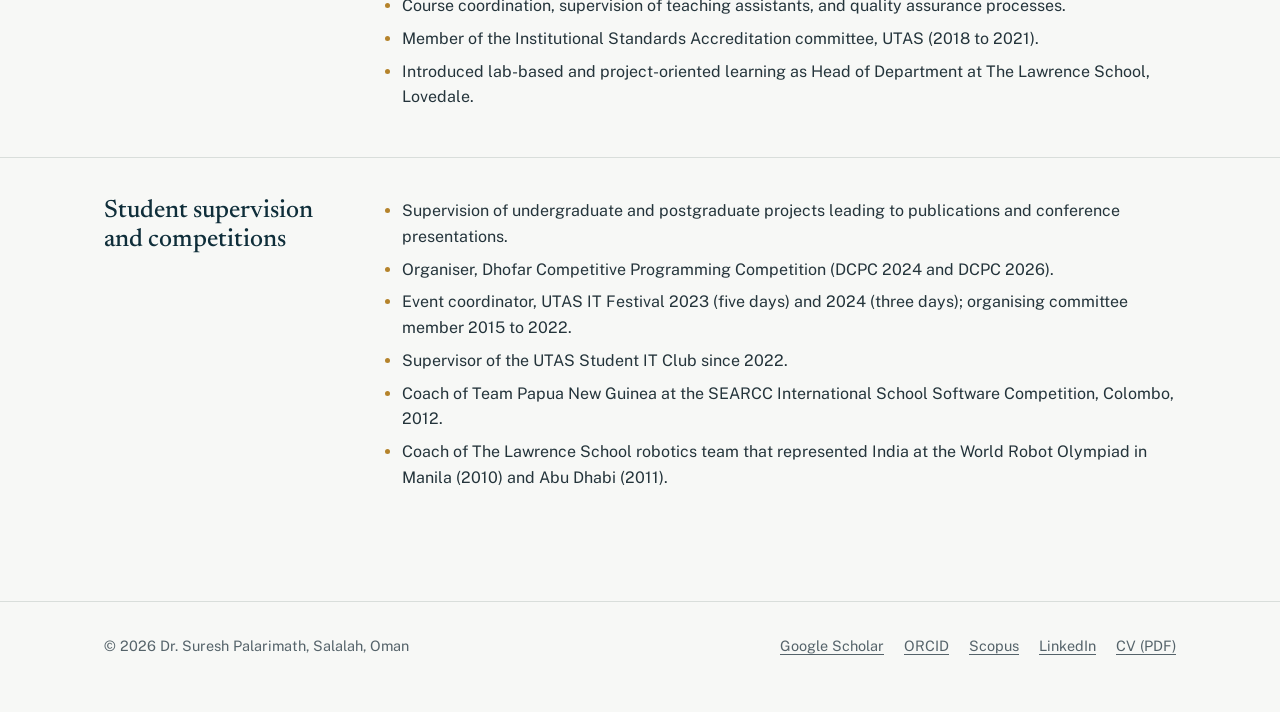
<file: teaching.html>
<!DOCTYPE html>
<html lang="en" data-theme="light">
<head>
  <meta charset="utf-8">
  <meta name="viewport" content="width=device-width, initial-scale=1">
  <title>Teaching | Dr. Suresh Palarimath</title>
  <meta name="description" content="Teaching philosophy, courses and student supervision of Dr. Suresh Palarimath: AI, machine learning, data science and computing at diploma, undergraduate and postgraduate levels.">
  <link rel="canonical" href="https://sureshpalarimath.github.io/teaching.html">
  <meta property="og:type" content="profile">
  <meta property="og:title" content="Teaching | Dr. Suresh Palarimath">
  <meta property="og:description" content="Teaching philosophy, courses and student supervision of Dr. Suresh Palarimath: AI, machine learning, data science and computing at diploma, undergraduate and postgraduate levels.">
  <meta property="og:image" content="https://sureshpalarimath.github.io/assets/profile-photo.jpg">
  <meta property="og:url" content="https://sureshpalarimath.github.io/teaching.html">
  <link rel="icon" href="assets/favicon.svg" type="image/svg+xml">
  <script>try{var t=localStorage.getItem("theme");if(!t&&window.matchMedia("(prefers-color-scheme: dark)").matches)t="dark";if(t)document.documentElement.setAttribute("data-theme",t);}catch(e){}</script>
  <link rel="preconnect" href="https://fonts.googleapis.com">
  <link rel="preconnect" href="https://fonts.gstatic.com" crossorigin>
  <link href="https://fonts.googleapis.com/css2?family=Newsreader:ital,opsz,wght@0,6..72,400;0,6..72,500;0,6..72,600;1,6..72,400&family=Public+Sans:wght@400;600&display=swap" rel="stylesheet">
  <link rel="stylesheet" href="style.css">
  <script src="script.js" defer></script>
</head>
<body>
<a class="skip-link" href="#main">Skip to content</a>
<header class="site-header">
  <div class="wrap">
    <a class="brand" href="index.html">Dr. Suresh Palarimath</a>
    <nav id="site-nav" class="nav" aria-label="Main"><ul><li><a href="index.html">Home</a></li><li><a href="about.html">About</a></li><li><a href="research.html">Research</a></li><li><a href="teaching.html" aria-current="page">Teaching</a></li><li><a href="publications.html">Publications</a></li><li><a href="books.html">Books</a></li><li><a href="patents.html">Patents</a></li><li><a href="experience.html">Experience</a></li><li><a href="achievements.html">Achievements</a></li><li><a href="contact.html">Contact</a></li></ul></nav>
    <button class="icon-btn theme-toggle" type="button" aria-label="Switch to dark theme"><svg class="sun" viewBox="0 0 24 24" fill="none" stroke="currentColor" stroke-width="2" aria-hidden="true"><circle cx="12" cy="12" r="4"/><path d="M12 2v2M12 20v2M4.9 4.9l1.4 1.4M17.7 17.7l1.4 1.4M2 12h2M20 12h2M4.9 19.1l1.4-1.4M17.7 6.3l1.4-1.4"/></svg><svg class="moon" viewBox="0 0 24 24" fill="none" stroke="currentColor" stroke-width="2" aria-hidden="true"><path d="M21 12.8A9 9 0 1 1 11.2 3a7 7 0 0 0 9.8 9.8z"/></svg></button>
    <button class="icon-btn menu-toggle" type="button" aria-controls="site-nav" aria-expanded="false" aria-label="Open menu"><svg viewBox="0 0 24 24" fill="none" stroke="currentColor" stroke-width="2" aria-hidden="true"><path d="M4 7h16M4 12h16M4 17h16"/></svg></button>
  </div>
</header>
<main id="main">
<section class="page-head"><div class="wrap"><h1>Teaching</h1><p>Eighteen years of teaching computing at diploma, undergraduate and postgraduate levels in three countries.</p></div></section>
<section class="section" id="philosophy"><div class="wrap split">
  <h2>Teaching philosophy</h2>
  <div class="prose">
    <p>Students learn computing best when they build working systems from real data and are accountable for how those systems behave. Over 18 years of teaching in Oman, Papua New Guinea and India, I have found that understanding grows fastest when theory, hands-on practice and reflection are linked within each course.</p>
    <p><strong>Learning by building.</strong> In AI, machine learning and data science courses, each topic has a short concept session, a guided laboratory and an applied mini project. Students see a method demonstrated, implement it in Python with standard libraries, and then apply it to a dataset with a clear question to answer.</p>
    <p><strong>Connecting theory with practice.</strong> I design assessment around tasks professionals actually perform: cleaning and exploring data, building and validating models, explaining results to non-specialists and documenting decisions. Responsible AI runs through every course, so students discuss bias, privacy and explainability whenever they evaluate a model.</p>
    <p><strong>Inclusive learning.</strong> My students come from many linguistic and educational backgrounds. I use Moodle for structured materials, formative quizzes and timely feedback, and I hold regular advising sessions on progression, project choice and careers. My research on personalized learning and assistive technology shapes how I adapt material and remove barriers to participation.</p>
    <p><strong>Research-informed mentoring.</strong> I bring undergraduate and postgraduate students into funded research, and several of these projects have led to student co-authored publications and conference presentations.</p>
  </div>
</div></section>

<section class="section"><div class="wrap split">
  <h2>Courses taught</h2>
  <div>
    <h3>Artificial intelligence and data</h3>
    <ul class="tags" style="margin-bottom:1.25rem"><li>Artificial Intelligence</li><li>Machine Learning</li><li>Data Science</li><li>Data Warehousing and Data Mining</li><li>Research Methodology for IT</li></ul>
    <h3>Systems and infrastructure</h3>
    <ul class="tags" style="margin-bottom:1.25rem"><li>Cloud Computing</li><li>Computer Networks</li><li>Data Telecommunications</li><li>Operating Systems</li><li>Fundamentals of IoT</li><li>Microprocessors (8051)</li></ul>
    <h3>Software and programming</h3>
    <ul class="tags" style="margin-bottom:1.25rem"><li>Software Engineering</li><li>Data Structures</li><li>Python</li><li>Java</li><li>C, C++ and C#</li><li>Web Development</li><li>Mobile App Development</li></ul>
    <h3>Security</h3>
    <ul class="tags"><li>Information Security</li><li>Cybersecurity</li><li>Digital Forensics</li></ul>
  </div>
</div></section>

<section class="section"><div class="wrap split">
  <h2>Curriculum and quality</h2>
  <ul class="tick-list">
    <li>Programme Coordinator for Software Engineering and Data Science at UTAS Salalah: curriculum design and updates aligned with accreditation standards and industry needs.</li>
    <li>Course coordination, supervision of teaching assistants, and quality assurance processes.</li>
    <li>Member of the Institutional Standards Accreditation committee, UTAS (2018 to 2021).</li>
    <li>Introduced lab-based and project-oriented learning as Head of Department at The Lawrence School, Lovedale.</li>
  </ul>
</div></section>

<section class="section"><div class="wrap split">
  <h2>Student supervision and competitions</h2>
  <ul class="tick-list">
    <li>Supervision of undergraduate and postgraduate projects leading to publications and conference presentations.</li>
    <li>Organiser, Dhofar Competitive Programming Competition (DCPC 2024 and DCPC 2026).</li>
    <li>Event coordinator, UTAS IT Festival 2023 (five days) and 2024 (three days); organising committee member 2015 to 2022.</li>
    <li>Supervisor of the UTAS Student IT Club since 2022.</li>
    <li>Coach of Team Papua New Guinea at the SEARCC International School Software Competition, Colombo, 2012.</li>
    <li>Coach of The Lawrence School robotics team that represented India at the World Robot Olympiad in Manila (2010) and Abu Dhabi (2011).</li>
  </ul>
</div></section>

</main>
<footer class="site-footer">
  <div class="wrap">
    <p>&copy; <span data-year>2026</span> Dr. Suresh Palarimath, Salalah, Oman</p>
    <ul>
      <li><a href="https://scholar.google.com/citations?user=AJLEDX4AAAAJ" target="_blank" rel="noopener">Google Scholar</a></li>
      <li><a href="https://orcid.org/0000-0002-3099-3926" target="_blank" rel="noopener">ORCID</a></li>
      <li><a href="https://www.scopus.com/authid/detail.uri?authorId=57487917700" target="_blank" rel="noopener">Scopus</a></li>
      <li><a href="https://www.linkedin.com/in/sureshpalarimath/" target="_blank" rel="noopener">LinkedIn</a></li>
      <li><a href="assets/Dr-Suresh-Palarimath-CV.pdf">CV (PDF)</a></li>
    </ul>
  </div>
</footer>
</body>
</html>
</file>
<file: style.css>
/* ==========================================================================
   Dr. Suresh Palarimath, academic website
   One stylesheet for every page. Light theme by default, dark via [data-theme="dark"].
   ========================================================================== */

:root {
  --ink: #0f2e3a;          /* deep petrol: headings, header */
  --text: #24343b;         /* body text */
  --muted: #55636a;        /* secondary text */
  --paper: #f7f8f6;        /* page background */
  --surface: #ffffff;      /* raised panels */
  --rule: #d9dedb;         /* hairlines */
  --green: #2f6b5e;        /* khareef green: links, tags */
  --amber: #b5832b;        /* frankincense amber: single accent */
  --amber-soft: #f3e8d2;
  --green-soft: #e3eeea;
  --focus: #b5832b;

  --serif: "Newsreader", Georgia, "Times New Roman", serif;
  --sans: "Public Sans", system-ui, -apple-system, "Segoe UI", Roboto, sans-serif;

  --step--1: 0.875rem;
  --step-0: 1rem;
  --step-1: 1.25rem;
  --step-2: 1.5625rem;
  --step-3: 1.953rem;
  --step-4: 2.441rem;
  --step-5: clamp(2.6rem, 6vw, 4.2rem);

  --wrap: 1120px;
  --radius: 6px;
}

[data-theme="dark"] {
  --ink: #e9efed;
  --text: #d3dcd9;
  --muted: #9aa9a6;
  --paper: #0e1b21;
  --surface: #15262e;
  --rule: #2a3d45;
  --green: #79bba9;
  --amber: #d9a54a;
  --amber-soft: #33291a;
  --green-soft: #1b3330;
  --focus: #d9a54a;
}

*, *::before, *::after { box-sizing: border-box; }

html { -webkit-text-size-adjust: 100%; scroll-behavior: smooth; }
@media (prefers-reduced-motion: reduce) { html { scroll-behavior: auto; } * { transition: none !important; animation: none !important; } }

body {
  margin: 0;
  background: var(--paper);
  color: var(--text);
  font-family: var(--sans);
  font-size: var(--step-0);
  line-height: 1.6;
  text-rendering: optimizeLegibility;
}

img { max-width: 100%; display: block; }

a { color: var(--green); text-underline-offset: 3px; text-decoration-thickness: 1px; }
a:hover { color: var(--ink); }
:focus-visible { outline: 2px solid var(--focus); outline-offset: 3px; border-radius: 2px; }

h1, h2, h3 { font-family: var(--serif); color: var(--ink); font-weight: 500; line-height: 1.15; margin: 0 0 .5em; }
h1 { font-size: var(--step-4); letter-spacing: -0.01em; }
h2 { font-size: var(--step-3); }
h3 { font-size: var(--step-1); font-weight: 600; line-height: 1.3; }
p { margin: 0 0 1em; }

.wrap { max-width: var(--wrap); margin: 0 auto; padding: 0 1.5rem; }
.prose { max-width: 68ch; }

.skip-link { position: absolute; left: -999px; top: .5rem; background: var(--ink); color: var(--paper); padding: .5rem 1rem; z-index: 100; }
.skip-link:focus { left: .5rem; }

/* ---------- Header ---------- */
.site-header {
  position: sticky; top: 0; z-index: 50;
  background: color-mix(in srgb, var(--paper) 92%, transparent);
  backdrop-filter: blur(8px);
  border-bottom: 1px solid var(--rule);
}
.site-header .wrap { display: flex; align-items: center; gap: 1rem; min-height: 64px; }
.brand { font-family: var(--serif); font-size: 1.2rem; font-weight: 600; color: var(--ink); text-decoration: none; margin-right: auto; white-space: nowrap; }
.brand:hover { color: var(--ink); }

.nav ul { list-style: none; margin: 0; padding: 0; display: flex; gap: .15rem; flex-wrap: wrap; }
.nav a {
  display: block; padding: .4rem .5rem; border-radius: var(--radius);
  color: var(--muted); text-decoration: none; font-size: .9rem;
}
.nav a:hover { color: var(--ink); background: var(--green-soft); }
.nav a[aria-current="page"] { color: var(--ink); box-shadow: inset 0 -2px 0 var(--amber); border-radius: 0; }

.icon-btn {
  display: inline-grid; place-items: center; width: 40px; height: 40px;
  border: 1px solid var(--rule); border-radius: var(--radius); background: transparent;
  color: var(--ink); cursor: pointer; font: inherit;
}
.icon-btn:hover { background: var(--green-soft); }
.icon-btn svg { width: 18px; height: 18px; }
.menu-toggle { display: none; }
.theme-toggle .moon { display: none; }
[data-theme="dark"] .theme-toggle .sun { display: none; }
[data-theme="dark"] .theme-toggle .moon { display: block; }

@media (max-width: 1240px) {
  .menu-toggle { display: inline-grid; }
  .nav { position: absolute; top: 64px; left: 0; right: 0; background: var(--paper); border-bottom: 1px solid var(--rule); display: none; }
  .nav.open { display: block; }
  .nav ul { flex-direction: column; padding: .5rem 1.5rem 1rem; }
  .nav a { padding: .7rem .25rem; font-size: 1rem; border-bottom: 1px solid var(--rule); border-radius: 0; }
  .nav a[aria-current="page"] { box-shadow: inset 3px 0 0 var(--amber); padding-left: .75rem; }
}

/* ---------- Buttons ---------- */
.actions { display: flex; flex-wrap: wrap; gap: .75rem; margin-top: 1.75rem; }
.btn {
  display: inline-flex; align-items: center; gap: .5rem;
  padding: .7rem 1.15rem; border-radius: var(--radius);
  font-weight: 600; font-size: .95rem; text-decoration: none;
  border: 1px solid var(--ink); color: var(--ink); background: transparent;
}
.btn:hover { background: var(--green-soft); color: var(--ink); }
.btn-primary { background: var(--ink); color: var(--paper); }
.btn-primary:hover { background: var(--green); border-color: var(--green); color: #fff; }
.btn svg { width: 16px; height: 16px; }

/* ---------- Hero (home) ---------- */
.hero { padding: 4.5rem 0 3rem; }
.hero-grid { display: grid; grid-template-columns: minmax(0, 1.55fr) minmax(0, 1fr); gap: 3.5rem; align-items: center; }
.hero-name {
  font-size: var(--step-5); font-weight: 400; line-height: 1.02; letter-spacing: -0.025em;
  margin-bottom: 1.25rem;
}
.hero-name .honorific { display: block; font-size: .42em; letter-spacing: 0; color: var(--muted); font-style: italic; margin-bottom: .35rem; }
.hero-role { font-size: var(--step-1); color: var(--ink); margin-bottom: .25rem; font-weight: 500; }
.hero-place { color: var(--muted); margin-bottom: 1.5rem; }
.hero-lede { font-family: var(--serif); font-size: 1.28rem; line-height: 1.55; max-width: 46ch; color: var(--text); }

.portrait { position: relative; justify-self: end; width: min(100%, 360px); }
.portrait::before {
  content: ""; position: absolute; inset: 18px -18px -18px 18px;
  border: 1px solid var(--amber); border-radius: var(--radius);
}
.portrait img { position: relative; border-radius: var(--radius); background: #fff; aspect-ratio: 360 / 380; object-fit: cover; width: 100%; }

@media (max-width: 820px) {
  .hero { padding-top: 2.5rem; }
  .hero-grid { grid-template-columns: 1fr; gap: 2.5rem; }
  .portrait { justify-self: start; width: min(78%, 300px); order: -1; }
}

/* ---------- Record ledger ---------- */
.ledger {
  display: grid; grid-template-columns: repeat(6, 1fr);
  border-top: 2px solid var(--ink); border-bottom: 1px solid var(--rule);
  margin: 1rem 0 0;
}
.ledger div { padding: 1.1rem 1rem 1.2rem; border-left: 1px solid var(--rule); }
.ledger div:first-child { border-left: 0; padding-left: 0; }
.ledger dt { font-size: .85rem; color: var(--muted); line-height: 1.35; }
.ledger dd { margin: 0; font-family: var(--serif); font-size: var(--step-3); color: var(--ink); line-height: 1.1; }
.ledger div { display: flex; flex-direction: column; gap: .3rem; }
.ledger dd { order: -1; }
.ledger-note { font-size: .82rem; color: var(--muted); margin-top: .6rem; }
@media (max-width: 900px) {
  .ledger { grid-template-columns: repeat(3, 1fr); }
  .ledger div:nth-child(4) { border-left: 0; padding-left: 0; }
  .ledger div:nth-child(n+4) { border-top: 1px solid var(--rule); }
}
@media (max-width: 520px) {
  .ledger { grid-template-columns: repeat(2, 1fr); }
  .ledger div { border-left: 0 !important; padding-left: 0 !important; }
  .ledger div:nth-child(n+3) { border-top: 1px solid var(--rule); }
}

/* ---------- Page header (inner pages) ---------- */
.page-head { padding: 3.5rem 0 2rem; border-bottom: 1px solid var(--rule); margin-bottom: 1rem; }
.page-head p { color: var(--muted); font-size: 1.1rem; max-width: 60ch; margin: 0; }

/* ---------- Sections ---------- */
.section { padding: 2.5rem 0; }
.section + .section { border-top: 1px solid var(--rule); }
.section-head { display: flex; align-items: baseline; justify-content: space-between; gap: 1rem; flex-wrap: wrap; margin-bottom: 1.5rem; }
.section-head h2 { margin: 0; }
.section-head a { font-weight: 600; font-size: .95rem; }

.split { display: grid; grid-template-columns: 240px minmax(0, 1fr); gap: 2.5rem; }
.split > h2 { font-size: var(--step-2); }
@media (max-width: 820px) { .split { grid-template-columns: 1fr; gap: .75rem; } }

.cols-2 { display: grid; grid-template-columns: repeat(2, minmax(0, 1fr)); gap: 2rem 3rem; }
.cols-3 { display: grid; grid-template-columns: repeat(3, minmax(0, 1fr)); gap: 2rem; }
@media (max-width: 820px) { .cols-2, .cols-3 { grid-template-columns: 1fr; } }

/* Themes: text blocks with an amber top rule, not cards */
.theme { border-top: 1px solid var(--amber); padding-top: 1rem; }
.theme h3 { margin-bottom: .4rem; }
.theme p { color: var(--muted); margin: 0; }

/* ---------- Lists ---------- */
.plain-list { list-style: none; margin: 0; padding: 0; }
.plain-list li { padding: .7rem 0; border-bottom: 1px solid var(--rule); }
.plain-list li:first-child { padding-top: 0; }
.plain-list .meta { display: block; color: var(--muted); font-size: .92rem; }

.tick-list { margin: 0; padding-left: 1.1rem; }
.tick-list li { margin-bottom: .45rem; }
.tick-list li::marker { color: var(--amber); }

.tags { display: flex; flex-wrap: wrap; gap: .45rem; list-style: none; padding: 0; margin: 0; }
.tags li { background: var(--green-soft); color: var(--ink); padding: .3rem .7rem; border-radius: 999px; font-size: .88rem; }

/* ---------- Timeline (experience, education) ---------- */
.timeline { list-style: none; margin: 0; padding: 0; }
.timeline li { display: grid; grid-template-columns: 150px minmax(0, 1fr); gap: 1.5rem; padding: 1.1rem 0; border-bottom: 1px solid var(--rule); }
.timeline li:first-child { padding-top: 0; }
.timeline time { color: var(--muted); font-size: .92rem; font-variant-numeric: tabular-nums; padding-top: .15rem; }
.timeline h3 { margin-bottom: .15rem; }
.timeline .org { color: var(--green); margin-bottom: .5rem; }
.timeline ul { margin: .4rem 0 0; padding-left: 1.1rem; color: var(--text); }
.timeline ul li { display: list-item; padding: 0; border: 0; margin-bottom: .3rem; }
.timeline ul li::marker { color: var(--amber); }
@media (max-width: 640px) { .timeline li { grid-template-columns: 1fr; gap: .25rem; } }

/* ---------- Publications ---------- */
.pub-tools { display: grid; grid-template-columns: minmax(0, 2fr) repeat(3, minmax(0, 1fr)); gap: .6rem; margin-bottom: .75rem; }
@media (max-width: 760px) { .pub-tools { grid-template-columns: 1fr 1fr; } .pub-tools input { grid-column: 1 / -1; } }
.pub-tools input, .pub-tools select {
  width: 100%; padding: .65rem .8rem; border: 1px solid var(--rule); border-radius: var(--radius);
  background: var(--surface); color: var(--text); font: inherit; font-size: .95rem;
}
.result-count { color: var(--muted); font-size: .9rem; margin-bottom: 1rem; }

.pub-list { list-style: none; margin: 0; padding: 0; }
.pub { display: grid; grid-template-columns: 64px minmax(0, 1fr); gap: 1.25rem; padding: 1.1rem 0; border-bottom: 1px solid var(--rule); }
.pub-year { font-family: var(--serif); font-size: 1.15rem; color: var(--amber); font-variant-numeric: tabular-nums; }
.pub-title { font-family: var(--serif); font-size: 1.12rem; font-weight: 600; color: var(--ink); line-height: 1.35; margin: 0 0 .25rem; }
.pub-venue { color: var(--text); font-style: italic; margin: 0; }
.pub-meta { display: flex; flex-wrap: wrap; gap: .4rem .9rem; color: var(--muted); font-size: .88rem; margin-top: .35rem; }
.pub-meta a { font-weight: 600; }
.badge { display: inline-block; padding: .05rem .5rem; border-radius: 4px; font-size: .8rem; background: var(--green-soft); color: var(--ink); }
.badge.type { background: var(--amber-soft); }
@media (max-width: 560px) { .pub { grid-template-columns: 1fr; gap: .2rem; } }

.counts { display: flex; flex-wrap: wrap; gap: .5rem 2rem; margin: 0 0 2rem; padding: 0; list-style: none; }
.counts li { color: var(--muted); }
.counts strong { font-family: var(--serif); font-size: 1.6rem; color: var(--ink); font-weight: 500; margin-right: .35rem; }

.notice { background: var(--amber-soft); border-left: 3px solid var(--amber); padding: .9rem 1.1rem; border-radius: 0 var(--radius) var(--radius) 0; color: var(--text); font-size: .95rem; }

/* ---------- Tables (patents, grants) ---------- */
.table-wrap { overflow-x: auto; }
table { width: 100%; border-collapse: collapse; font-size: .95rem; }
th, td { text-align: left; padding: .8rem .75rem; border-bottom: 1px solid var(--rule); vertical-align: top; }
th { font-weight: 600; color: var(--muted); font-size: .85rem; border-bottom: 2px solid var(--ink); }
td:first-child, th:first-child { padding-left: 0; }
td.num { font-variant-numeric: tabular-nums; white-space: nowrap; }
td strong { color: var(--ink); font-weight: 600; }

/* ---------- Contact ---------- */
.contact-grid { display: grid; grid-template-columns: repeat(2, minmax(0, 1fr)); gap: 2.5rem; }
@media (max-width: 760px) { .contact-grid { grid-template-columns: 1fr; } }
.contact-list { list-style: none; padding: 0; margin: 0; }
.contact-list li { padding: .9rem 0; border-bottom: 1px solid var(--rule); }
.contact-list span { display: block; color: var(--muted); font-size: .88rem; }
.contact-list a, .contact-list p { font-size: 1.08rem; margin: 0; }

/* ---------- Footer ---------- */
.site-footer { margin-top: 4rem; border-top: 1px solid var(--rule); padding: 2rem 0 2.5rem; color: var(--muted); font-size: .9rem; }
.site-footer .wrap { display: flex; flex-wrap: wrap; justify-content: space-between; gap: 1rem; }
.site-footer ul { list-style: none; padding: 0; margin: 0; display: flex; flex-wrap: wrap; gap: 1.25rem; }
.site-footer a { color: var(--muted); }
.site-footer a:hover { color: var(--ink); }

/* ---------- Print: the site prints as a clean record ---------- */
@media print {
  .site-header, .site-footer, .actions, .pub-tools, .theme-toggle { display: none !important; }
  body { background: #fff; color: #000; }
  a { color: #000; }
}
</file>
